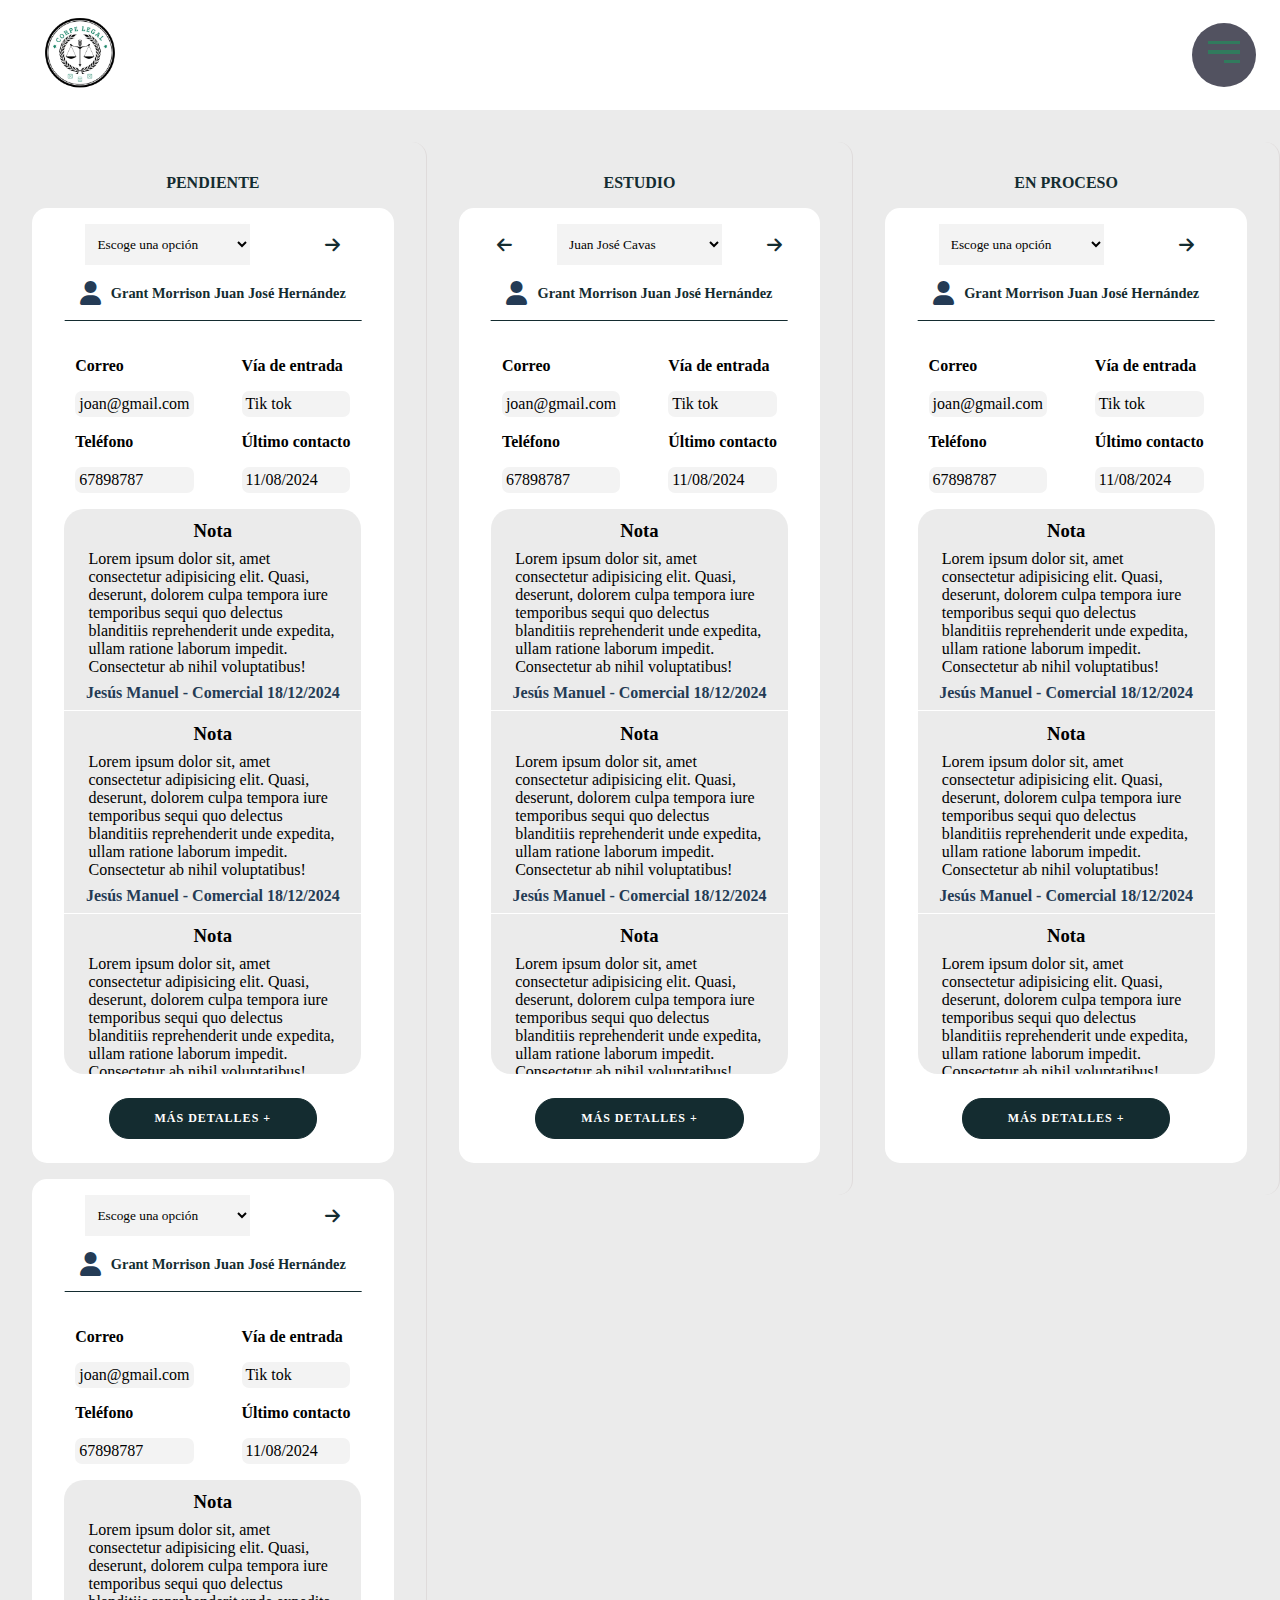
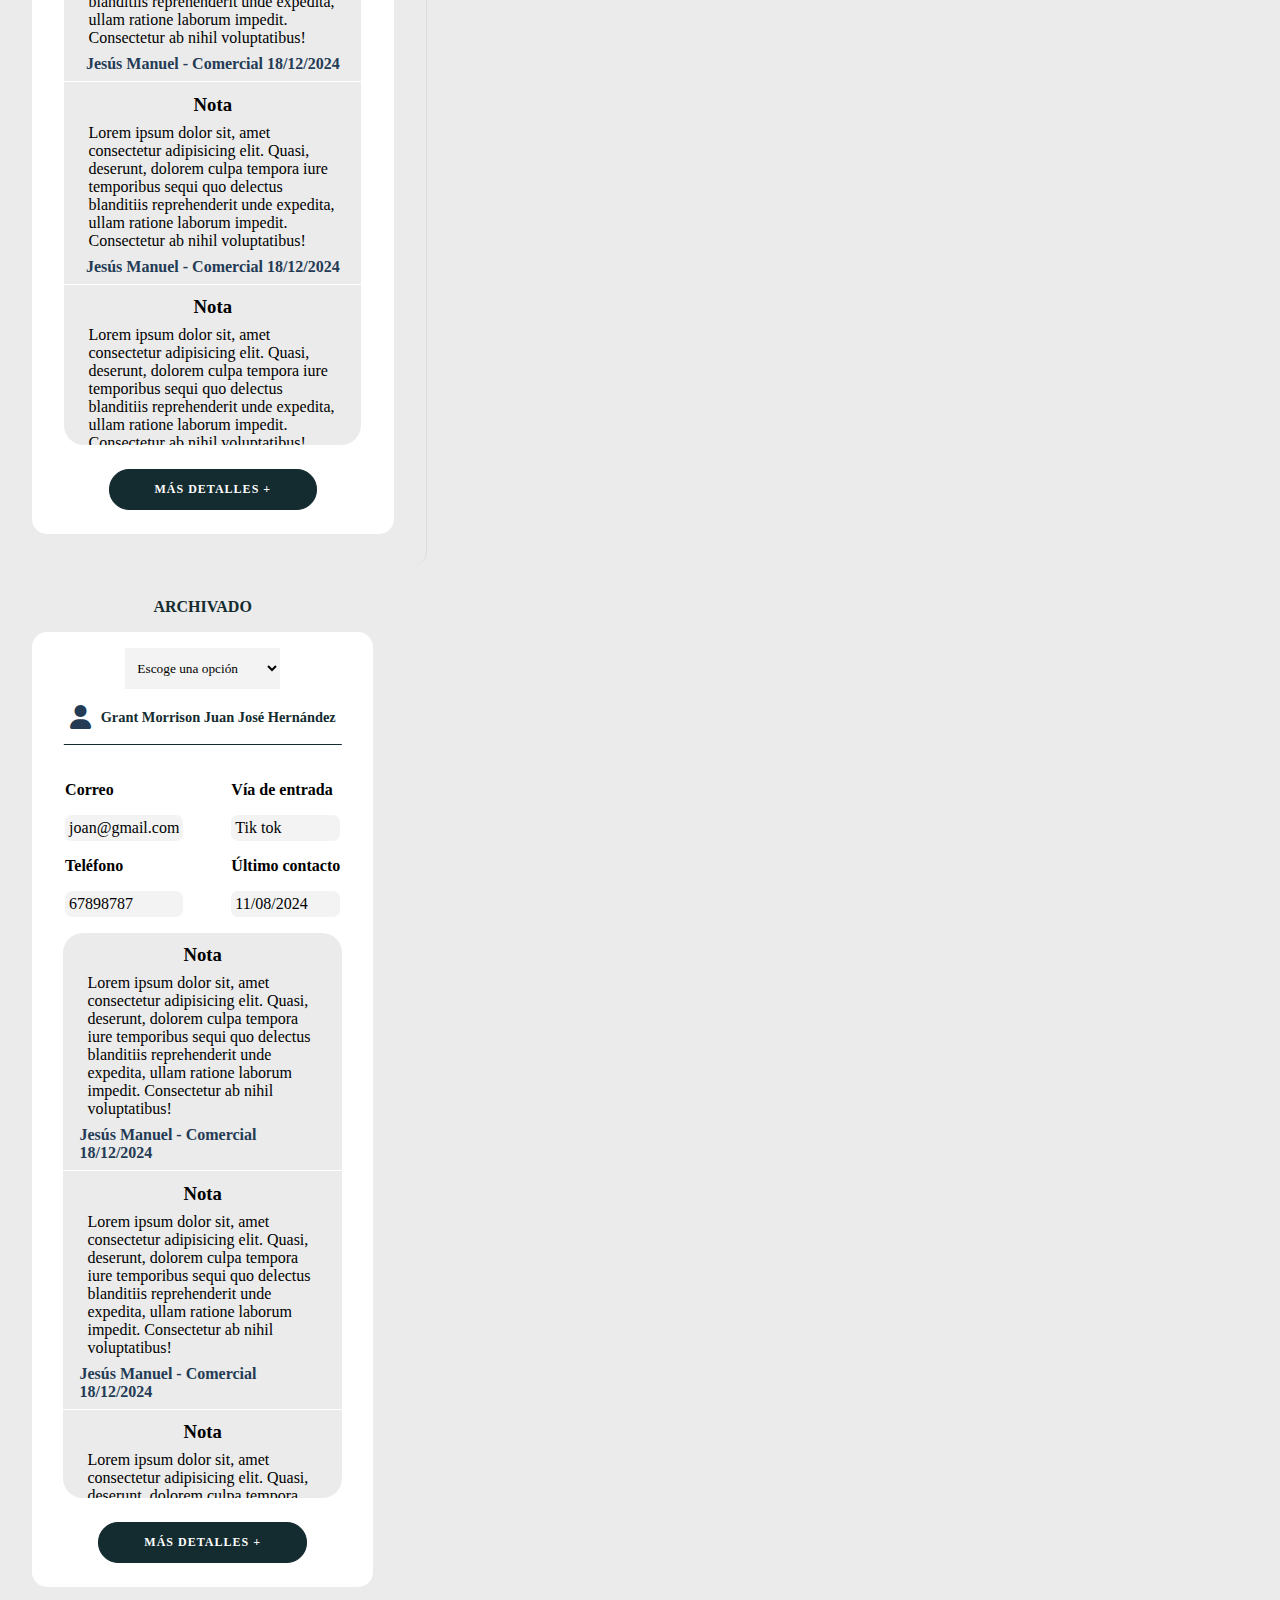
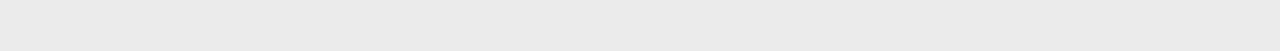
<file: index.html>
<!DOCTYPE html>
<html lang="en">

<head>
    <meta charset="UTF-8">
    <meta name="viewport" content="width=device-width, initial-scale=1.0">
    <title>Corpe Legal - CRM</title>
    <link rel="icon" href="assets/img/logo-corpe-legal.png" />
    
    <!-- Fuentes y estilos -->
    <link rel="stylesheet" href="assets/css/styles.css" />
    <link rel="stylesheet" href="assets/fonts/fontawesome-free-6.1.2-web/css/all.min.css" />
    <link rel="stylesheet" href="assets/fonts/playfair-display/" />
    <link rel="stylesheet" href="./assets/css/responsive.css" />

    <!-- Carga JS -->
    <script src="assets/js/including-menu.js"></script>
    <script src="assets/js/menu-mobile.js"></script>
    <script src="assets/js/navbar-fixed.js"></script>

</head>

<body>
    <!-- Menú navegación responsive -->
    <div class="menu-mobile">
    </div>

    <!-- Layout principal -->
    <div class="layout">
        <!-- Header con navegador -->
        <section class="layout__header">
        </section>

        <!-- Notificaciones de usuarios dependiendo de su estado (pendiente, en curso, reservado) -->
        <div class="layout__states">

            <section class="states__pendiente">

                <h3 class="states__title">PENDIENTE</h3>

                <article class="states__card">

                    <div class="card__header">
                        <select class="users__options" name="pendiente" id="pendiente">
                            <!-- Las opciones provienen de la BBDD -->
                            <option disabled selected value="" class="options__option">Escoge una opción
                            </option>
                        </select>
                        <i class="user-management__icon fa-solid fa-arrow-right"></i>
                    </div>

                    <section class="clientfile__title">
                        <i class="clientfile__icon fa-solid fa-user"></i>
                        <h2 class="card__username">Grant Morrison Juan José Hernández</h2>
                    </section>

                    <section class="clientfile__info">

                        <article class="info__left">
                            <p class="info__title">Correo</p>
                            <p class="info__text">joan@gmail.com</p>
                            <p class="info__title">Teléfono</p>
                            <p class="info__text">67898787</p>
                        </article>
    
                        <article class="info__right">
                            <p class="info__title">Vía de entrada</p>
                            <p class="info__text">Tik tok</p>
                            <p class="info__title">Último contacto</p>
                            <p class="info__text">11/08/2024</p>
                        </article>


                    </section>

                    <section class="clientfile__notes">
                        <div class="notes__notes-container">
                            <div class="notes__note">
                                <h3 class="note__title">Nota</h3>
                                <p class="note__text">Lorem ipsum dolor sit, amet consectetur adipisicing elit. Quasi, deserunt, dolorem culpa tempora iure temporibus sequi quo delectus blanditiis reprehenderit unde expedita, ullam ratione laborum impedit. Consectetur ab nihil voluptatibus!</p>
                                <p class="note__writter">Jesús Manuel - Comercial 18/12/2024</p>
                            </div>
    
                            <div class="notes__note">
                                <h3 class="note__title">Nota</h3>
                                <p class="note__text">Lorem ipsum dolor sit, amet consectetur adipisicing elit. Quasi, deserunt, dolorem culpa tempora iure temporibus sequi quo delectus blanditiis reprehenderit unde expedita, ullam ratione laborum impedit. Consectetur ab nihil voluptatibus!</p>
                                <p class="note__writter">Jesús Manuel - Comercial 18/12/2024</p>
                            </div>
    
                            <div class="notes__note">
                                <h3 class="note__title">Nota</h3>
                                <p class="note__text">Lorem ipsum dolor sit, amet consectetur adipisicing elit. Quasi, deserunt, dolorem culpa tempora iure temporibus sequi quo delectus blanditiis reprehenderit unde expedita, ullam ratione laborum impedit. Consectetur ab nihil voluptatibus!</p>
                                <p class="note__writter">Jesús Manuel - Comercial 18/12/2024</p>
                            </div>
                        </div>
                    </section>

                    <a style="cursor: pointer;" href="client_file.html" target="_blank">
                        <button class="overlay-panel__button">
                            Más detalles +
                        </button></a>
                </article>

                <article class="states__card">

                    <div class="card__header">
                        <select class="users__options" name="pendiente" id="pendiente">
                            <!-- Las opciones provienen de la BBDD -->
                            <option disabled selected value="" class="options__option">Escoge una opción
                            </option>
                        </select>
                        <i class="user-management__icon fa-solid fa-arrow-right"></i>
                    </div>

                    <section class="clientfile__title">
                        <i class="clientfile__icon fa-solid fa-user"></i>
                        <h2 class="card__username">Grant Morrison Juan José Hernández</h2>
                    </section>

                    <section class="clientfile__info">

                        <article class="info__left">
                            <p class="info__title">Correo</p>
                            <p class="info__text">joan@gmail.com</p>
                            <p class="info__title">Teléfono</p>
                            <p class="info__text">67898787</p>
                        </article>
    
                        <article class="info__right">
                            <p class="info__title">Vía de entrada</p>
                            <p class="info__text">Tik tok</p>
                            <p class="info__title">Último contacto</p>
                            <p class="info__text">11/08/2024</p>
                        </article>


                    </section>

                    <section class="clientfile__notes">
                        <div class="notes__notes-container">
                            <div class="notes__note">
                                <h3 class="note__title">Nota</h3>
                                <p class="note__text">Lorem ipsum dolor sit, amet consectetur adipisicing elit. Quasi, deserunt, dolorem culpa tempora iure temporibus sequi quo delectus blanditiis reprehenderit unde expedita, ullam ratione laborum impedit. Consectetur ab nihil voluptatibus!</p>
                                <p class="note__writter">Jesús Manuel - Comercial 18/12/2024</p>
                            </div>
    
                            <div class="notes__note">
                                <h3 class="note__title">Nota</h3>
                                <p class="note__text">Lorem ipsum dolor sit, amet consectetur adipisicing elit. Quasi, deserunt, dolorem culpa tempora iure temporibus sequi quo delectus blanditiis reprehenderit unde expedita, ullam ratione laborum impedit. Consectetur ab nihil voluptatibus!</p>
                                <p class="note__writter">Jesús Manuel - Comercial 18/12/2024</p>
                            </div>
    
                            <div class="notes__note">
                                <h3 class="note__title">Nota</h3>
                                <p class="note__text">Lorem ipsum dolor sit, amet consectetur adipisicing elit. Quasi, deserunt, dolorem culpa tempora iure temporibus sequi quo delectus blanditiis reprehenderit unde expedita, ullam ratione laborum impedit. Consectetur ab nihil voluptatibus!</p>
                                <p class="note__writter">Jesús Manuel - Comercial 18/12/2024</p>
                            </div>
                        </div>
                    </section>

                    <a style="cursor: pointer;" href="client_file.html" target="_blank">
                        <button class="overlay-panel__button">
                            Más detalles +
                        </button></a>
                </article>
            </section>

            <section class="states__estudio">

                <h3 class="states__title">ESTUDIO</h3>

                <article class="states__card">
                    <div class="card__header">
                        <i class="user-management__icon fa-solid fa-arrow-left"></i>
                        <select class="users__options" name="pendiente" id="pendiente">
                            <!-- Las opciones provienen de la BBDD -->
                            <option disabled selected value="" class="options__option">Juan José Cavas
                            </option>
                        </select>
                        <i class="user-management__icon fa-solid fa-arrow-right"></i>
                    </div>

                    <section class="clientfile__title">
                        <i class="clientfile__icon fa-solid fa-user"></i>
                        <h2 class="card__username">Grant Morrison Juan José Hernández</h2>
                    </section>

                    <section class="clientfile__info">

                        <article class="info__left">
                            <p class="info__title">Correo</p>
                            <p class="info__text">joan@gmail.com</p>
                            <p class="info__title">Teléfono</p>
                            <p class="info__text">67898787</p>
                        </article>
    
                        <article class="info__right">
                            <p class="info__title">Vía de entrada</p>
                            <p class="info__text">Tik tok</p>
                            <p class="info__title">Último contacto</p>
                            <p class="info__text">11/08/2024</p>
                        </article> 
                    </section>

                    <section class="clientfile__notes">
                        <div class="notes__notes-container">
                            <div class="notes__note">
                                <h3 class="note__title">Nota</h3>
                                <p class="note__text">Lorem ipsum dolor sit, amet consectetur adipisicing elit. Quasi, deserunt, dolorem culpa tempora iure temporibus sequi quo delectus blanditiis reprehenderit unde expedita, ullam ratione laborum impedit. Consectetur ab nihil voluptatibus!</p>
                                <p class="note__writter">Jesús Manuel - Comercial 18/12/2024</p>
                            </div>
    
                            <div class="notes__note">
                                <h3 class="note__title">Nota</h3>
                                <p class="note__text">Lorem ipsum dolor sit, amet consectetur adipisicing elit. Quasi, deserunt, dolorem culpa tempora iure temporibus sequi quo delectus blanditiis reprehenderit unde expedita, ullam ratione laborum impedit. Consectetur ab nihil voluptatibus!</p>
                                <p class="note__writter">Jesús Manuel - Comercial 18/12/2024</p>
                            </div>
    
                            <div class="notes__note">
                                <h3 class="note__title">Nota</h3>
                                <p class="note__text">Lorem ipsum dolor sit, amet consectetur adipisicing elit. Quasi, deserunt, dolorem culpa tempora iure temporibus sequi quo delectus blanditiis reprehenderit unde expedita, ullam ratione laborum impedit. Consectetur ab nihil voluptatibus!</p>
                                <p class="note__writter">Jesús Manuel - Comercial 18/12/2024</p>
                            </div>

                            <div class="notes__note">
                                <h3 class="note__title">Nota</h3>
                                <p class="note__text">Lorem ipsum dolor sit, amet consectetur adipisicing elit. Quasi, deserunt, dolorem culpa tempora iure temporibus sequi quo delectus blanditiis reprehenderit unde expedita, ullam ratione laborum impedit. Consectetur ab nihil voluptatibus!</p>
                                <p class="note__writter">Jesús Manuel - Comercial 18/12/2024</p>
                            </div>
                        </div>
                    </section>

                    <a style="cursor: pointer;" href="client_file.html" target="_blank">
                        <button class="overlay-panel__button">
                            Más detalles +
                        </button></a>
                </article>

            </section>

            <section class="states__en-proceso">

                <h3 class="states__title">EN PROCESO</h3>

                <article class="states__card">
                    <div class="card__header">
                        <select class="users__options" name="pendiente" id="pendiente">
                            <!-- Las opciones provienen de la BBDD -->
                            <option disabled selected value="" class="options__option">Escoge una opción
                            </option>
                        </select>
                        <i class="user-management__icon fa-solid fa-arrow-right"></i>
                    </div>

                    <section class="clientfile__title">
                        <i class="clientfile__icon fa-solid fa-user"></i>
                        <h2 class="card__username">Grant Morrison Juan José Hernández</h2>
                    </section>

                    <section class="clientfile__info">

                        <article class="info__left">
                            <p class="info__title">Correo</p>
                            <p class="info__text">joan@gmail.com</p>
                            <p class="info__title">Teléfono</p>
                            <p class="info__text">67898787</p>
                        </article>
    
                        <article class="info__right">
                            <p class="info__title">Vía de entrada</p>
                            <p class="info__text">Tik tok</p>
                            <p class="info__title">Último contacto</p>
                            <p class="info__text">11/08/2024</p>
                        </article> 
                    </section>

                    <section class="clientfile__notes">
                        <div class="notes__notes-container">
                            <div class="notes__note">
                                <h3 class="note__title">Nota</h3>
                                <p class="note__text">Lorem ipsum dolor sit, amet consectetur adipisicing elit. Quasi, deserunt, dolorem culpa tempora iure temporibus sequi quo delectus blanditiis reprehenderit unde expedita, ullam ratione laborum impedit. Consectetur ab nihil voluptatibus!</p>
                                <p class="note__writter">Jesús Manuel - Comercial 18/12/2024</p>
                            </div>
    
                            <div class="notes__note">
                                <h3 class="note__title">Nota</h3>
                                <p class="note__text">Lorem ipsum dolor sit, amet consectetur adipisicing elit. Quasi, deserunt, dolorem culpa tempora iure temporibus sequi quo delectus blanditiis reprehenderit unde expedita, ullam ratione laborum impedit. Consectetur ab nihil voluptatibus!</p>
                                <p class="note__writter">Jesús Manuel - Comercial 18/12/2024</p>
                            </div>
    
                            <div class="notes__note">
                                <h3 class="note__title">Nota</h3>
                                <p class="note__text">Lorem ipsum dolor sit, amet consectetur adipisicing elit. Quasi, deserunt, dolorem culpa tempora iure temporibus sequi quo delectus blanditiis reprehenderit unde expedita, ullam ratione laborum impedit. Consectetur ab nihil voluptatibus!</p>
                                <p class="note__writter">Jesús Manuel - Comercial 18/12/2024</p>
                            </div>
                        </div>
                    </section>

                    <a style="cursor: pointer;" href="client_file.html" target="_blank">
                        <button class="overlay-panel__button">
                            Más detalles +
                        </button></a>
                </article>
            </section>

            <section class="states__archivado">

                <h3 class="states__title">ARCHIVADO</h3>

                <article class="states__card">
                    <select class="users__options" name="pendiente" id="reserva">
                        <!-- Las opciones provienen de la BBDD -->
                        <option disabled selected value="" class="options__option options-option-en-curso">
                            Escoge una opción
                        </option>
                    </select>

                    <section class="clientfile__title">
                        <i class="clientfile__icon fa-solid fa-user"></i>
                        <h2 class="card__username">Grant Morrison Juan José Hernández</h2>
                    </section>

                    <section class="clientfile__info">

                        <article class="info__left">
                            <p class="info__title">Correo</p>
                            <p class="info__text">joan@gmail.com</p>
                            <p class="info__title">Teléfono</p>
                            <p class="info__text">67898787</p>
                        </article>
    
                        <article class="info__right">
                            <p class="info__title">Vía de entrada</p>
                            <p class="info__text">Tik tok</p>
                            <p class="info__title">Último contacto</p>
                            <p class="info__text">11/08/2024</p>
                        </article> 
                    </section>

                    <section class="clientfile__notes">
                        <div class="notes__notes-container">
                            <div class="notes__note">
                                <h3 class="note__title">Nota</h3>
                                <p class="note__text">Lorem ipsum dolor sit, amet consectetur adipisicing elit. Quasi, deserunt, dolorem culpa tempora iure temporibus sequi quo delectus blanditiis reprehenderit unde expedita, ullam ratione laborum impedit. Consectetur ab nihil voluptatibus!</p>
                                <p class="note__writter">Jesús Manuel - Comercial 18/12/2024</p>
                            </div>
    
                            <div class="notes__note">
                                <h3 class="note__title">Nota</h3>
                                <p class="note__text">Lorem ipsum dolor sit, amet consectetur adipisicing elit. Quasi, deserunt, dolorem culpa tempora iure temporibus sequi quo delectus blanditiis reprehenderit unde expedita, ullam ratione laborum impedit. Consectetur ab nihil voluptatibus!</p>
                                <p class="note__writter">Jesús Manuel - Comercial 18/12/2024</p>
                            </div>
    
                            <div class="notes__note">
                                <h3 class="note__title">Nota</h3>
                                <p class="note__text">Lorem ipsum dolor sit, amet consectetur adipisicing elit. Quasi, deserunt, dolorem culpa tempora iure temporibus sequi quo delectus blanditiis reprehenderit unde expedita, ullam ratione laborum impedit. Consectetur ab nihil voluptatibus!</p>
                                <p class="note__writter">Jesús Manuel - Comercial 18/12/2024</p>
                            </div>
                        </div>
                    </section>

                    <a style="cursor: pointer;" href="client_file.html" target="_blank">
                        <button class="overlay-panel__button">
                            Más detalles +
                        </button></a>
                </article>
            </section>


        </div>

    </div>
</body>

</html>
</file>
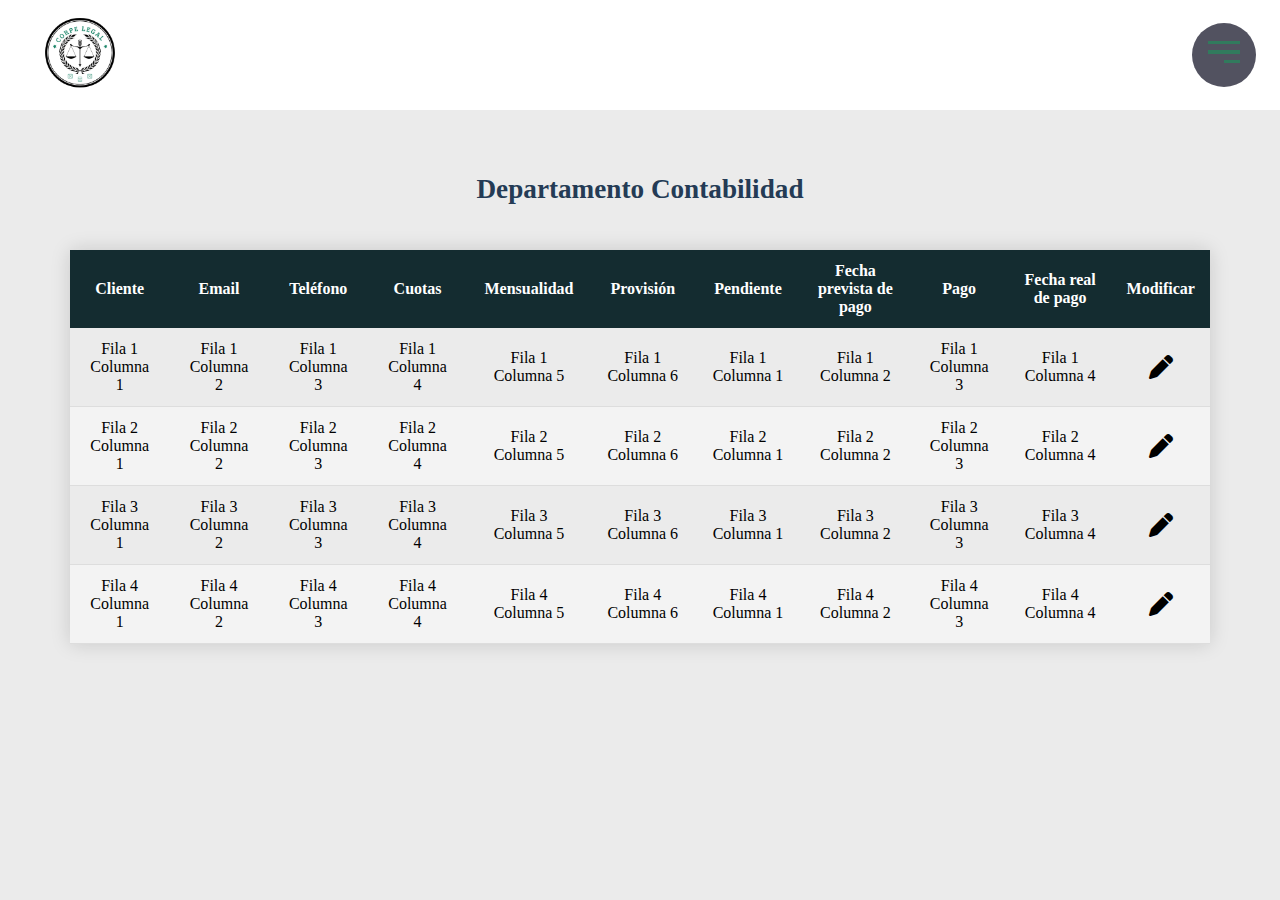
<file: accounting.html>
<!DOCTYPE html>
<html lang="en">

<head>
    <meta charset="UTF-8">
    <meta name="viewport" content="width=device-width, initial-scale=1.0">
    <title>Contabilidad</title>
    <link rel="icon" href="assets/img/logo-corpe-legal.png" />
    <!-- Fuentes y estilos -->
    <link rel="stylesheet" href="assets/css/styles.css" />
    <link rel="stylesheet" href="assets/fonts/fontawesome-free-6.1.2-web/css/all.min.css" />
    <link rel="stylesheet" href="assets/fonts/playfair-display/" />
    <link rel="stylesheet" href="./assets/css/responsive.css" />

    <!-- Carga JS -->
    <script src="assets/js/including-menu.js"></script>
    <script src="assets/js/menu-mobile.js"></script>
    <script src="assets/js/navbar-fixed.js"></script>
    <script src="assets/js/modal.js"></script>

</head>

<body>
        <!-- Menú navegación responsive -->
        <div class="menu-mobile">
        </div>
        
    <div class="layout">

        <!-- Header con navegador -->
        <section class="layout__header">
        </section>

        <section class="layout__accounting">

            <h3 class="accounting__title">Departamento Contabilidad</h3>

            <div class="responsive__table">
                <table class="accounting__table">
                    <thead>
                        <tr>
                            <th>Cliente</th>
                            <th>Email</th>
                            <th>Teléfono</th>
                            <th>Cuotas</th>
                            <th>Mensualidad</th>
                            <th>Provisión</th>
                            <th>Pendiente</th>
                            <th>Fecha prevista de pago</th>
                            <th>Pago</th>
                            <th>Fecha real de pago</th>
                            <th>Modificar</th>
                        </tr>
                    </thead>
                    <tbody>
                        <tr>
                            <td>Fila 1 Columna 1</td>
                            <td>Fila 1 Columna 2</td>
                            <td>Fila 1 Columna 3</td>
                            <td>Fila 1 Columna 4</td>
                            <td>Fila 1 Columna 5</td>
                            <td>Fila 1 Columna 6</td>
                            <td>Fila 1 Columna 1</td>
                            <td>Fila 1 Columna 2</td>
                            <td>Fila 1 Columna 3</td>
                            <td>Fila 1 Columna 4</td>
                            <td><i onclick="openModal(4)" class="clientfile__icon fa-solid fa-pen"></i></td>

                        </tr>
                        <tr>
                            <td>Fila 2 Columna 1</td>
                            <td>Fila 2 Columna 2</td>
                            <td>Fila 2 Columna 3</td>
                            <td>Fila 2 Columna 4</td>
                            <td>Fila 2 Columna 5</td>
                            <td>Fila 2 Columna 6</td>
                            <td>Fila 2 Columna 1</td>
                            <td>Fila 2 Columna 2</td>
                            <td>Fila 2 Columna 3</td>
                            <td>Fila 2 Columna 4</td>
                            <td><i onclick="openModal(4)" class="clientfile__icon fa-solid fa-pen"></i></td>

                        </tr>
                        <tr>
                            <td>Fila 3 Columna 1</td>
                            <td>Fila 3 Columna 2</td>
                            <td>Fila 3 Columna 3</td>
                            <td>Fila 3 Columna 4</td>
                            <td>Fila 3 Columna 5</td>
                            <td>Fila 3 Columna 6</td>
                            <td>Fila 3 Columna 1</td>
                            <td>Fila 3 Columna 2</td>
                            <td>Fila 3 Columna 3</td>
                            <td>Fila 3 Columna 4</td>
                            <td><i onclick="openModal(4)" class="clientfile__icon fa-solid fa-pen"></i></td>

                        </tr>
                        <tr>
                            <td>Fila 4 Columna 1</td>
                            <td>Fila 4 Columna 2</td>
                            <td>Fila 4 Columna 3</td>
                            <td>Fila 4 Columna 4</td>
                            <td>Fila 4 Columna 5</td>
                            <td>Fila 4 Columna 6</td>
                            <td>Fila 4 Columna 1</td>
                            <td>Fila 4 Columna 2</td>
                            <td>Fila 4 Columna 3</td>
                            <td>Fila 4 Columna 4</td>
                            <td><i onclick="openModal(4)" class="clientfile__icon fa-solid fa-pen"></i></td>
                        </tr>
                    </tbody>
                </table>
            </div>

        </section>

        <!-- Formulario que comprende el resto de elementos del caso -->
        <div class="accounting__form">
            <i onclick="closeModal(4)" class="accounting__xicon fa-solid fa-x"></i>
            <form class="accounting__form-to-send" action="#">
                <h1 class="cases__title">Ana Locking</h1>
                <div class="form__accounting-infield">
                    <input class="form__accounting-input" type="email" placeholder="Cliente" name="email" />
                    <label class="form__accounting-label"></label>
                </div>
                <div class="form__accounting-infield">
                    <input class="form__accounting-input" type="email" placeholder="Email" name="email" />
                    <label class="form__accounting-label"></label>
                </div>
                <div class="form__accounting-infield">
                    <input class="form__accounting-input" type="email" placeholder="Teléfono" name="email" />
                    <label class="form__accounting-label"></label>
                </div>
                <div class="form__accounting-infield">
                    <input class="form__accounting-input" type="email" placeholder="Cuotas" name="email" />
                    <label class="form__accounting-label"></label>
                </div>
                <div class="form__accounting-infield">
                    <input class="form__accounting-input" type="email" placeholder="Mensualidad" name="email" />
                    <label class="form__accounting-label"></label>
                </div>
                <div class="form__accounting-infield">
                    <input class="form__accounting-input" type="email" placeholder="Provisión" name="email" />
                    <label class="form__accounting-label"></label>
                </div>
                <div class="form__accounting-infield">
                    <input class="form__accounting-input" type="email" placeholder="Pendiente" name="email" />
                    <label class="form__accounting-label"></label>
                </div>
                <div class="form__accounting-infield">
                    <input class="form__accounting-input" type="date" placeholder="Fecha prevista de pago" name="email" />
                    <label class="form__accounting-label"></label>
                </div>
                <div class="form__accounting-infield">
                    <input class="form__accounting-input" type="email" placeholder="Pago" name="email" />
                    <label class="form__accounting-label"></label>
                </div>
                <div class="form__accounting-infield">
                    <input class="form__accounting-input" type="date" placeholder="Fecha real de pago" name="email" />
                    <label class="form__accounting-label"></label>
                </div>

                <button class="form__accounting-button">Enviar</button>
            </form>
        </div>

        <!-- Footer que contiene ??? -->
        <footer class="layout__footer" style="display: flex; align-items: center; justify-content: center;">
        </footer>
    </div>

</body>

</html>
</file>
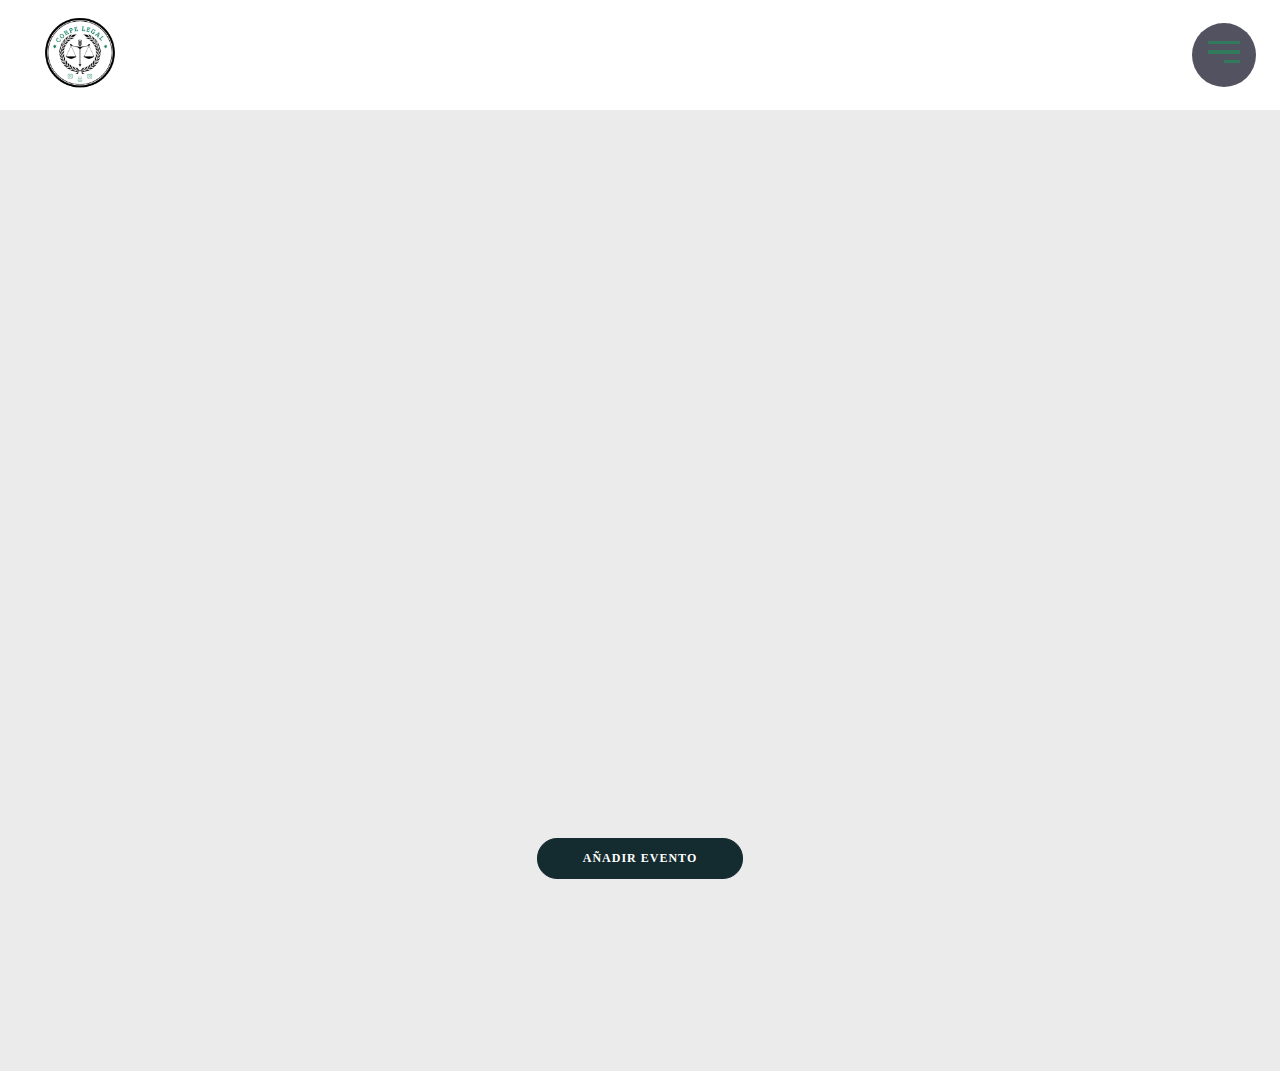
<file: calendar.html>
<!DOCTYPE html>
<html lang="en">

<head>
    <meta charset="UTF-8">
    <meta name="viewport" content="width=device-width, initial-scale=1.0">
    <title>Calendario</title>
    <link rel="icon" href="assets/img/logo-corpe-legal.png" />
    <!-- Fuentes y estilos -->
    <link rel="stylesheet" href="assets/css/styles.css" />
    <link rel="stylesheet" href="assets/fonts/fontawesome-free-6.1.2-web/css/all.min.css" />
    <link rel="stylesheet" href="assets/fonts/playfair-display/" />
    <link rel="stylesheet" href="./assets/css/responsive.css" />

    <!-- Carga JS -->
    <script src="assets/js/including-menu.js"></script>
    <script src="assets/js/menu-mobile.js"></script>
    <script src="assets/js/navbar-fixed.js"></script>

    <!-- API Calendario Google -->
    <script src="https://apis.google.com/js/api.js"></script>

    <script src="https://accounts.google.com/gsi/client" async defer></script>
    <script src="https://apis.google.com/js/api.js"></script> 



</head>

<body>

    <!-- Menú navegación responsive -->
    <div class="menu-mobile">
    </div>
    <div class="layout">

        <!-- Header con navegador -->
        <section class="layout__header">
        </section>

        <!-- Notificaciones de usuarios dependiendo de su estado (pendiente, en curso, reservado) -->
        <section class="layout__calendar">
            <iframe class="calendar__container" frameborder="0"
                src="https://calendar.google.com/calendar/embed?height=600&wkst=2&ctz=UTC&hl=es&src=Z2FicmllbGRpZXRpc3RhQGdtYWlsLmNvbQ&src=YWRkcmVzc2Jvb2sjY29udGFjdHNAZ3JvdXAudi5jYWxlbmRhci5nb29nbGUuY29t&src=ZXMuc3BhaW4jaG9saWRheUBncm91cC52LmNhbGVuZGFyLmdvb2dsZS5jb20&color=%23039BE5&color=%2333B679&color=%230B8043">
            </iframe>

            <a style="cursor: pointer;"
                href="https://calendar.google.com/calendar/u/0/r/eventedit?dates=20241031/20241031&text=Reunión&details=Revisión+de+proyecto&location=Oficina"
                target="_blank">
                <button class="overlay-panel__button">
                    Añadir Evento
                </button></a>
        </section>

        <!-- Footer que contiene ??? -->
        <footer class="layout__footer" style="padding: 4rem;">

            <script>
                let auth2;

                function initClient() {
                    gapi.load('client:auth2', () => {
                        gapi.client.init({
                            apiKey: 'TU_API_KEY',
                            clientId: 'TU_CLIENT_ID',
                            discoveryDocs: ["https://www.googleapis.com/discovery/v1/apis/calendar/v3/rest"],
                            scope: "https://www.googleapis.com/auth/calendar.readonly"
                        }).then(() => {
                            auth2 = gapi.auth2.getAuthInstance();
                        });
                    });
                }

                function signIn() {
                    auth2.signIn().then(user => {
                        const profile = user.getBasicProfile();
                        const token = user.getAuthResponse().access_token;
                        console.log(`Usuario autenticado: ${profile.getName()}`);
                        loadCalendars(token);
                    });
                }

                function signOut() {
                    auth2.signOut();
                }

                function loadCalendars(token) {
                    gapi.client.setToken({ access_token: token });

                    gapi.client.calendar.calendarList.list().then(response => {
                        const calendars = response.result.items;
                        calendars.forEach(calendar => {
                            console.log(`Calendario: ${calendar.summary}`);
                            // Aquí puedes mostrar los eventos del calendario
                            loadEvents(calendar.id);
                        });
                    });
                }

                function loadEvents(calendarId) {
                    gapi.client.calendar.events.list({
                        calendarId: calendarId,
                        timeMin: new Date().toISOString(),
                        showDeleted: false,
                        singleEvents: true,
                        orderBy: 'startTime'
                    }).then(response => {
                        const events = response.result.items;
                        console.log(`Eventos para ${calendarId}:`, events);
                        // Renderiza los eventos en tu aplicación
                    });
                }


            </script>
        </footer>

    </div>

</body>

</html>
</file>
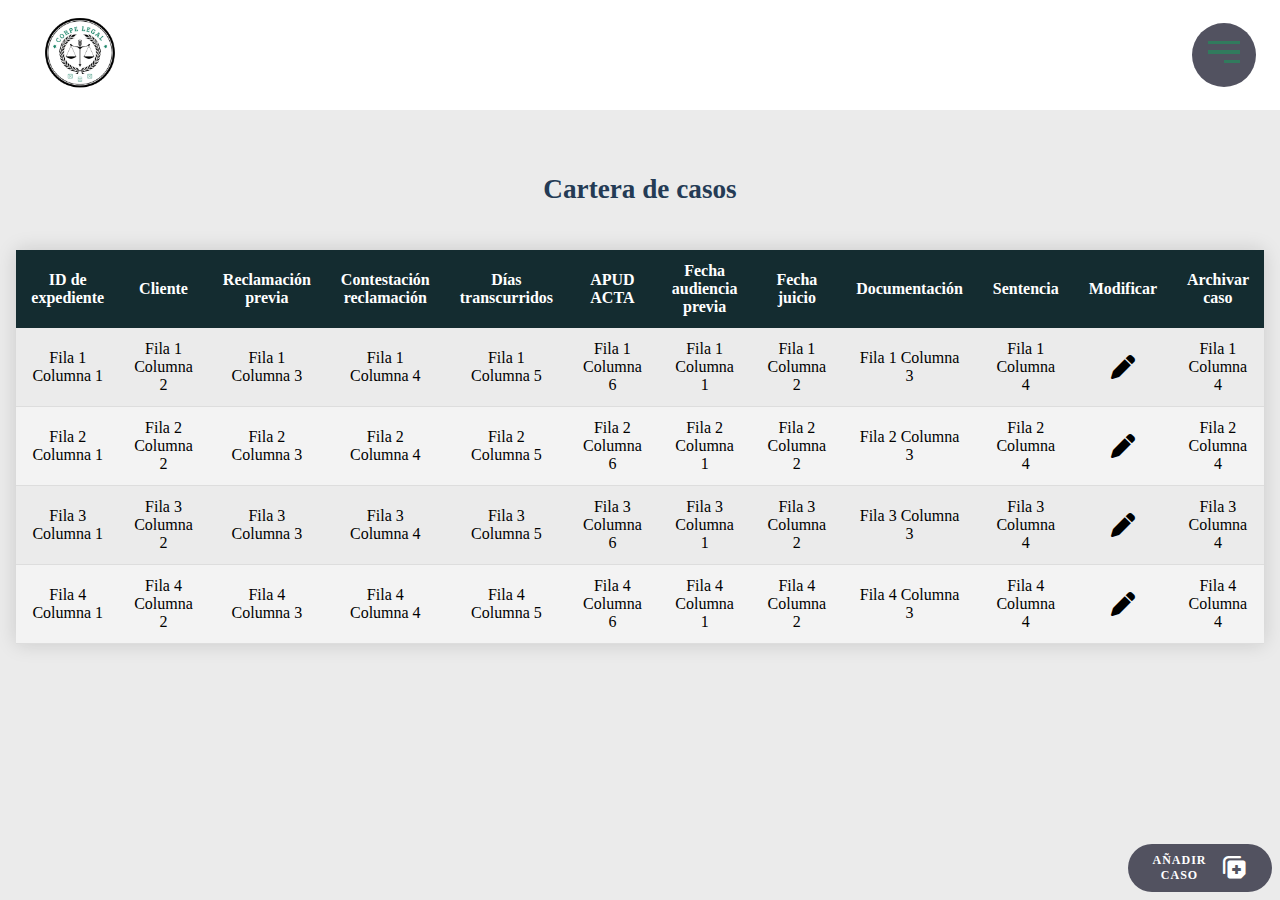
<file: cases.html>
<!DOCTYPE html>
<html lang="en">

<head>
    <meta charset="UTF-8">
    <meta name="viewport" content="width=device-width, initial-scale=1.0">
    <title>Cartera de Casos</title>
    <link rel="icon" href="assets/img/logo-corpe-legal.png" />
    <!-- Fuentes y estilos -->
    <link rel="stylesheet" href="assets/css/styles.css" />
    <link rel="stylesheet" href="assets/fonts/fontawesome-free-6.1.2-web/css/all.min.css" />
    <link rel="stylesheet" href="assets/fonts/playfair-display/" />
    <link rel="stylesheet" href="./assets/css/responsive.css" />

    <!-- Carga JS -->
    <script src="assets/js/including-menu.js"></script>
    <script src="assets/js/menu-mobile.js"></script>
    <script src="assets/js/navbar-fixed.js"></script>
    <script src="assets/js/modal.js"></script>
</head>

<body>
    <!-- Menú navegación responsive -->
    <div class="menu-mobile">
    </div>
    <div class="layout">

        <!-- Header con navegador -->
        <section class="layout__header">
        </section>

        <section class="layout__cases">

            <h3 class="cases__title">Cartera de casos</h3>

            <div class="responsive__table">
                <table class="cases__table">
                    <thead>
                        <tr>
                            <th>ID de expediente</th>
                            <th>Cliente</th>
                            <th>Reclamación previa</th>
                            <th>Contestación reclamación</th>
                            <th>Días transcurridos</th>
                            <th>APUD ACTA</th>
                            <th>Fecha audiencia previa</th>
                            <th>Fecha juicio</th>
                            <th>Documentación</th>
                            <th>Sentencia</th>
                            <th>Modificar</th>
                            <th>Archivar caso</th>
                        </tr>
                    </thead>
                    <tbody>
                        <tr>
                            <td>Fila 1 Columna 1</td>
                            <td>Fila 1 Columna 2</td>
                            <td>Fila 1 Columna 3</td>
                            <td>Fila 1 Columna 4</td>
                            <td>Fila 1 Columna 5</td>
                            <td>Fila 1 Columna 6</td>
                            <td>Fila 1 Columna 1</td>
                            <td>Fila 1 Columna 2</td>
                            <td>Fila 1 Columna 3</td>
                            <td>Fila 1 Columna 4</td>
                            <td><i onclick="openModal(1)" class="clientfile__icon fa-solid fa-pen"></i></td>
                            <td>Fila 1 Columna 4</td>
                        </tr>
                        <tr>
                            <td>Fila 2 Columna 1</td>
                            <td>Fila 2 Columna 2</td>
                            <td>Fila 2 Columna 3</td>
                            <td>Fila 2 Columna 4</td>
                            <td>Fila 2 Columna 5</td>
                            <td>Fila 2 Columna 6</td>
                            <td>Fila 2 Columna 1</td>
                            <td>Fila 2 Columna 2</td>
                            <td>Fila 2 Columna 3</td>
                            <td>Fila 2 Columna 4</td>
                            <td><i onclick="openModal(1)" class="clientfile__icon fa-solid fa-pen"></i></td>
                            <td>Fila 2 Columna 4</td>
                        </tr>
                        <tr>
                            <td>Fila 3 Columna 1</td>
                            <td>Fila 3 Columna 2</td>
                            <td>Fila 3 Columna 3</td>
                            <td>Fila 3 Columna 4</td>
                            <td>Fila 3 Columna 5</td>
                            <td>Fila 3 Columna 6</td>
                            <td>Fila 3 Columna 1</td>
                            <td>Fila 3 Columna 2</td>
                            <td>Fila 3 Columna 3</td>
                            <td>Fila 3 Columna 4</td>
                            <td><i onclick="openModal(1)" class="clientfile__icon fa-solid fa-pen"></i></td>
                            <td>Fila 3 Columna 4</td>
                        </tr>
                        <tr>
                            <td>Fila 4 Columna 1</td>
                            <td>Fila 4 Columna 2</td>
                            <td>Fila 4 Columna 3</td>
                            <td>Fila 4 Columna 4</td>
                            <td>Fila 4 Columna 5</td>
                            <td>Fila 4 Columna 6</td>
                            <td>Fila 4 Columna 1</td>
                            <td>Fila 4 Columna 2</td>
                            <td>Fila 4 Columna 3</td>
                            <td>Fila 4 Columna 4</td>
                            <td><i onclick="openModal(1)" class="clientfile__icon fa-solid fa-pen"></i></td>
                            <td>Fila 4 Columna 4</td>
                        </tr>
                    </tbody>
                </table>

                <button onclick="openModal(1)" class="cases__modify-button">
                    Añadir caso <i class="clientfile__icon fa-solid fa-notes-medical"></i>
                </button>
            </div>


            <div class="cases__form">
                <i onclick="closeModal(1)" class="cases__xicon fa-solid fa-x"></i>
                <form class="cases__form-to-send" action="#">
                    <h1 class="cases__title">Expediente</h1>
                    <div class="form__cases-infield">
                        <input class="form__cases-input" type="email" placeholder="ID del caso" name="email" />
                        <label class="form__cases-label"></label>
                    </div>
                    <div class="form__cases-infield">
                        <input class="form__cases-input" type="email" placeholder="Cliente" name="email" />
                        <label class="form__cases-label"></label>
                    </div>
                    <div class="form__cases-infield">
                        <input class="form__cases-input" type="email" placeholder="Reclamación previa" name="email" />
                        <label class="form__cases-label"></label>
                    </div>
                    <div class="form__cases-infield">
                        <input class="form__cases-input" type="email" placeholder="Contestación reclamación"
                            name="email" />
                        <label class="form__cases-label"></label>
                    </div>
                    <div class="form__cases-infield">
                        <input class="form__cases-input" type="email" placeholder="Días transcurridos" name="email" />
                        <label class="form__cases-label"></label>
                    </div>
                    <div class="form__cases-infield">
                        <input class="form__cases-input" type="email" placeholder="APUD ACTA" name="email" />
                        <label class="form__cases-label"></label>
                    </div>
                    <div class="form__cases-infield">
                        <input class="form__cases-input" type="email" placeholder="Fecha audiencia previa"
                            name="email" />
                        <label class="form__cases-label"></label>
                    </div>
                    <div class="form__cases-infield">
                        <input class="form__cases-input" type="email" placeholder="Fecha juicio" name="email" />
                        <label class="form__cases-label"></label>
                    </div>
                    <div class="form__cases-infield">
                        <input class="form__cases-input" type="email" placeholder="Sentencia" name="email" />
                        <label class="form__cases-label"></label>
                    </div>

                    <button class="form__cases-button">Añadir</button>
                </form>
            </div>

            <script>
                // URL base de la API
                const baseUrl = "http://192.168.1.1:8080/Corpe_Legal-1.0-SNAPSHOT/api/usuario/1";

                // Llamada GET
                fetch(baseUrl)
                    .then(response => {
                        if (!response.ok) {
                            throw new Error(`Error en la solicitud: ${response.statusText}`);
                        }
                        return response.json(); // O `response.text()` si el contenido no es JSON
                    })
                    .then(data => {
                        console.log("Datos obtenidos:", data);
                    })
                    .catch(error => {
                        console.error("Error:", error);
                    });

            </script>

        </section>

        <!-- Footer que contiene ??? -->
        <footer class="layout__footer" style="display: flex; align-items: center; justify-content: center;">
        </footer>
    </div>

</body>

</html>
</file>
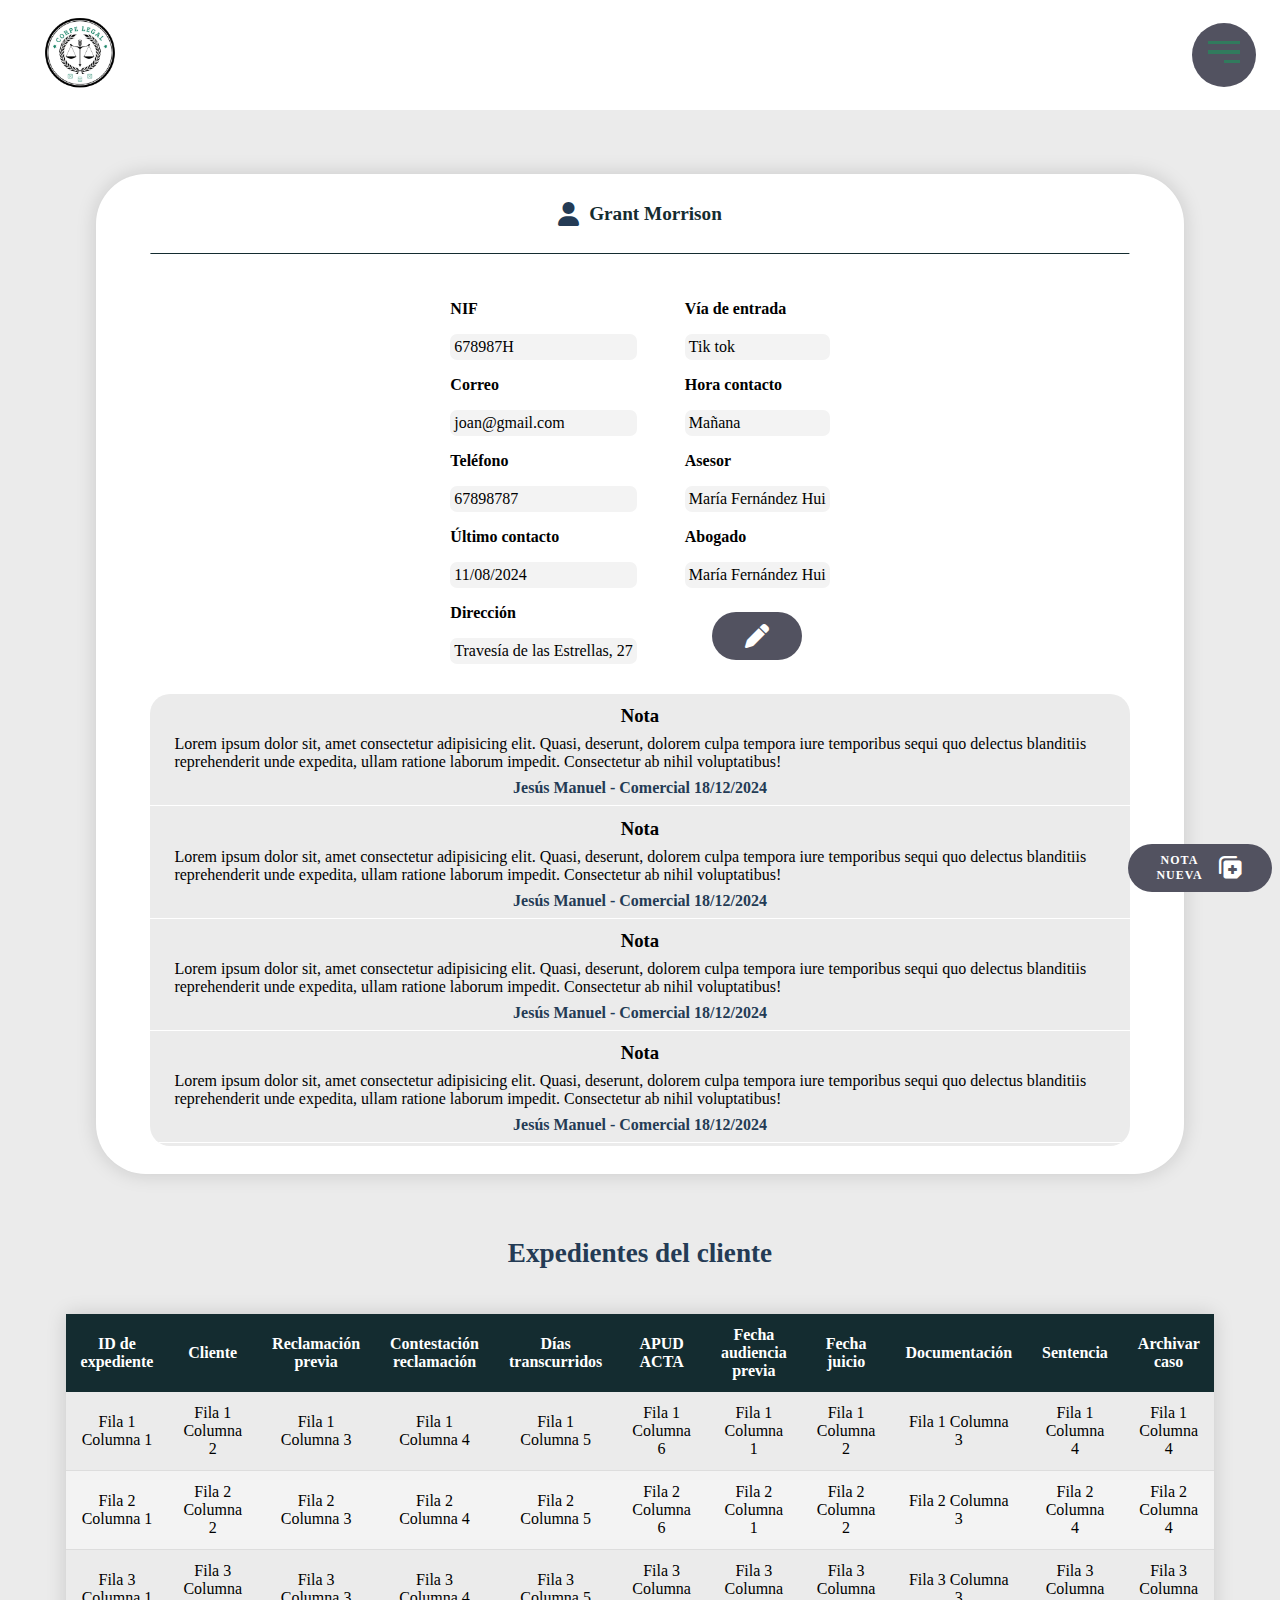
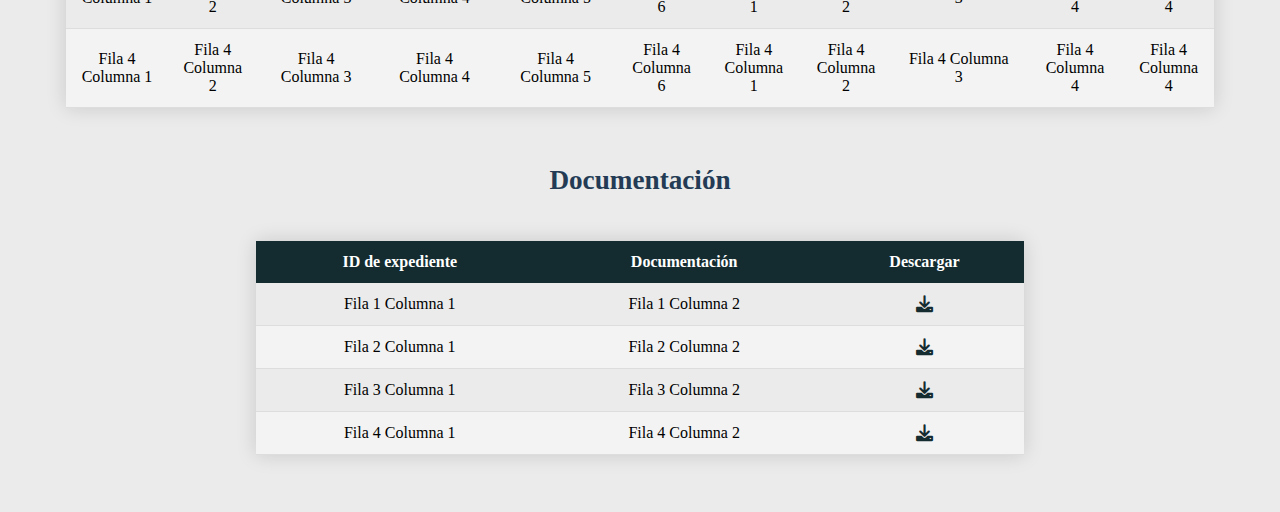
<file: client_file.html>
<!DOCTYPE html>
<html lang="en">

<head>
    <meta charset="UTF-8">
    <meta name="viewport" content="width=device-width, initial-scale=1.0">
    <title>Cartera de Casos</title>
    <link rel="icon" href="assets/img/logo-corpe-legal.png" />
    <!-- Fuentes y estilos -->
    <link rel="stylesheet" href="assets/css/styles.css" />
    <link rel="stylesheet" href="assets/fonts/fontawesome-free-6.1.2-web/css/all.min.css" />
    <link rel="stylesheet" href="assets/fonts/playfair-display/" />
    <link rel="stylesheet" href="./assets/css/responsive.css" />

    <!-- Carga JS -->
    <script src="assets/js/including-menu.js"></script>
    <script src="assets/js/menu-mobile.js"></script>
    <script src="assets/js/navbar-fixed.js"></script>
    <script src="assets/js/modal.js"></script>

</head>

<body>
    <!-- Menú navegación responsive -->
    <div class="menu-mobile">
    </div>
    <div class="layout">

        <!-- Header con navegador -->
        <section class="layout__header">
        </section>

        <section class="layout__clientfile">
            <article class="clientfile__container">
                <section class="clientfile__title">
                    <i class="clientfile__icon fa-solid fa-user"></i>
                    <h2 class="clientfile__username">Grant Morrison</h2>
                </section>
                <section class="clientfile__info">

                    <article class="info__left">
                        <p class="info__title">NIF</p>
                        <p class="info__text">678987H</p>
                        <p class="info__title">Correo</p>
                        <p class="info__text">joan@gmail.com</p>
                        <p class="info__title">Teléfono</p>
                        <p class="info__text">67898787</p>
                        <p class="info__title">Último contacto</p>
                        <p class="info__text">11/08/2024</p>
                        <p class="info__title">Dirección</p>
                        <p class="info__text">Travesía de las Estrellas, 27</p>
                    </article>

                    <article class="info__right">
                        <p class="info__title">Vía de entrada</p>
                        <p class="info__text">Tik tok</p>
                        <p class="info__title">Hora contacto</p>
                        <p class="info__text">Mañana</p>
                        <p class="info__title">Asesor</p>
                        <p class="info__text">María Fernández Hui</p>
                        <p class="info__title">Abogado</p>
                        <p class="info__text">María Fernández Hui</p>

                        <button onclick="openModal(2)" class="info__modify-button">
                            <i class="clientfile__icon fa-solid fa-pen"></i>
                        </button>

                    </article>

                </section>
                <section class="clientfile__notes">
                    <div class="notes__notes-container">
                        <div class="notes__note">
                            <h3 class="note__title">Nota</h3>
                            <p class="note__text">Lorem ipsum dolor sit, amet consectetur adipisicing elit. Quasi,
                                deserunt, dolorem culpa tempora iure temporibus sequi quo delectus blanditiis
                                reprehenderit unde expedita, ullam ratione laborum impedit. Consectetur ab nihil
                                voluptatibus!</p>
                            <p class="note__writter">Jesús Manuel - Comercial 18/12/2024</p>
                        </div>

                        <div class="notes__note">
                            <h3 class="note__title">Nota</h3>
                            <p class="note__text">Lorem ipsum dolor sit, amet consectetur adipisicing elit. Quasi,
                                deserunt, dolorem culpa tempora iure temporibus sequi quo delectus blanditiis
                                reprehenderit unde expedita, ullam ratione laborum impedit. Consectetur ab nihil
                                voluptatibus!</p>
                            <p class="note__writter">Jesús Manuel - Comercial 18/12/2024</p>
                        </div>

                        <div class="notes__note">
                            <h3 class="note__title">Nota</h3>
                            <p class="note__text">Lorem ipsum dolor sit, amet consectetur adipisicing elit. Quasi,
                                deserunt, dolorem culpa tempora iure temporibus sequi quo delectus blanditiis
                                reprehenderit unde expedita, ullam ratione laborum impedit. Consectetur ab nihil
                                voluptatibus!</p>
                            <p class="note__writter">Jesús Manuel - Comercial 18/12/2024</p>
                        </div>

                        <div class="notes__note">
                            <h3 class="note__title">Nota</h3>
                            <p class="note__text">Lorem ipsum dolor sit, amet consectetur adipisicing elit. Quasi,
                                deserunt, dolorem culpa tempora iure temporibus sequi quo delectus blanditiis
                                reprehenderit unde expedita, ullam ratione laborum impedit. Consectetur ab nihil
                                voluptatibus!</p>
                            <p class="note__writter">Jesús Manuel - Comercial 18/12/2024</p>
                        </div>

                        <button onclick="openModal(3)" class="info__modify-button--notes">
                            Nota nueva <i class="clientfile__icon fa-solid fa-notes-medical"></i>
                        </button>
                    </div>

                    
        <div class="notes__form">
            <i onclick="closeModal(3)" class="notes__xicon fa-solid fa-x"></i>
            <form class="notes__form-to-send" action="#">
                <h1 class="cases__title">Nueva nota</h1>
                <div class="form__notes-infield">
                    <textarea class="form__notes-textarea" type="text" placeholder="Introduzca un texto" name="email"></textarea>
                    <label class="form__notes-label"></label>
                </div>
                <button class="form__notes-button">Enviar</button>
            </form>
        </div>
                </section>
            </article>
        </section>

        <section class="layout__cases">

            <h3 class="cases__title">Expedientes del cliente</h3>

            <div class="responsive__table">
                <table class="cases__table">
                    <thead>
                        <tr>
                            <th>ID de expediente</th>
                            <th>Cliente</th>
                            <th>Reclamación previa</th>
                            <th>Contestación reclamación</th>
                            <th>Días transcurridos</th>
                            <th>APUD ACTA</th>
                            <th>Fecha audiencia previa</th>
                            <th>Fecha juicio</th>
                            <th>Documentación</th>
                            <th>Sentencia</th>
                            <th>Archivar caso</th>
                        </tr>
                    </thead>
                    <tbody>
                        <tr>
                            <td>Fila 1 Columna 1</td>
                            <td>Fila 1 Columna 2</td>
                            <td>Fila 1 Columna 3</td>
                            <td>Fila 1 Columna 4</td>
                            <td>Fila 1 Columna 5</td>
                            <td>Fila 1 Columna 6</td>
                            <td>Fila 1 Columna 1</td>
                            <td>Fila 1 Columna 2</td>
                            <td>Fila 1 Columna 3</td>
                            <td>Fila 1 Columna 4</td>
                            <td>Fila 1 Columna 4</td>
                        </tr>
                        <tr>
                            <td>Fila 2 Columna 1</td>
                            <td>Fila 2 Columna 2</td>
                            <td>Fila 2 Columna 3</td>
                            <td>Fila 2 Columna 4</td>
                            <td>Fila 2 Columna 5</td>
                            <td>Fila 2 Columna 6</td>
                            <td>Fila 2 Columna 1</td>
                            <td>Fila 2 Columna 2</td>
                            <td>Fila 2 Columna 3</td>
                            <td>Fila 2 Columna 4</td>
                            <td>Fila 2 Columna 4</td>
                        </tr>
                        <tr>
                            <td>Fila 3 Columna 1</td>
                            <td>Fila 3 Columna 2</td>
                            <td>Fila 3 Columna 3</td>
                            <td>Fila 3 Columna 4</td>
                            <td>Fila 3 Columna 5</td>
                            <td>Fila 3 Columna 6</td>
                            <td>Fila 3 Columna 1</td>
                            <td>Fila 3 Columna 2</td>
                            <td>Fila 3 Columna 3</td>
                            <td>Fila 3 Columna 4</td>
                            <td>Fila 3 Columna 4</td>
                        </tr>
                        <tr>
                            <td>Fila 4 Columna 1</td>
                            <td>Fila 4 Columna 2</td>
                            <td>Fila 4 Columna 3</td>
                            <td>Fila 4 Columna 4</td>
                            <td>Fila 4 Columna 5</td>
                            <td>Fila 4 Columna 6</td>
                            <td>Fila 4 Columna 1</td>
                            <td>Fila 4 Columna 2</td>
                            <td>Fila 4 Columna 3</td>
                            <td>Fila 4 Columna 4</td>
                            <td>Fila 4 Columna 4</td>
                        </tr>
                    </tbody>
                </table>
            </div>
        </section>

        <section class="layout__cases layout__cases--documentation">

            <h3 class="cases__title">Documentación</h3>

            <div class="responsive__table">
                <table class="cases__table cases__table--documentation">
                    <thead>
                        <tr>
                            <th>ID de expediente</th>
                            <th>Documentación</th>
                            <th>Descargar</th>
                        </tr>
                    </thead>
                    <tbody>
                        <tr>
                            <td>Fila 1 Columna 1</td>
                            <td>Fila 1 Columna 2</td>
                            <td class="user-management__iconContainer"><i
                                    class="user-management__icon fa-solid fa-download"></i>
                            </td>
                        </tr>
                        <tr>
                            <td>Fila 2 Columna 1</td>
                            <td>Fila 2 Columna 2</td>
                            <td class="user-management__iconContainer"><i
                                    class="user-management__icon fa-solid fa-download"></i>
                            </td>
                        </tr>
                        <tr>
                            <td>Fila 3 Columna 1</td>
                            <td>Fila 3 Columna 2</td>
                            <td class="user-management__iconContainer"><i
                                    class="user-management__icon fa-solid fa-download"></i>
                            </td>
                        </tr>
                        <tr>
                            <td>Fila 4 Columna 1</td>
                            <td>Fila 4 Columna 2</td>
                            <td class="user-management__iconContainer"><i
                                    class="user-management__icon fa-solid fa-download"></i>
                            </td>
                        </tr>
                    </tbody>
                </table>
            </div>

        <div class="clientfile__form">
            <i onclick="closeModal(2)" class="clientfile__xicon fa-solid fa-x"></i>
            <form class="clientfile__form-to-send" action="#">
                <h1 class="cases__title">Juan José García García</h1>
                <div class="form__clientfile-infield">
                    <input class="form__clientfile-input" type="email" placeholder="NIF" name="email" />
                    <label class="form__clientfile-label"></label>
                </div>
                <div class="form__clientfile-infield">
                    <input class="form__clientfile-input" type="email" placeholder="Correo" name="email" />
                    <label class="form__clientfile-label"></label>
                </div>
                <div class="form__clientfile-infield">
                    <input class="form__clientfile-input" type="email" placeholder="Teléfono" name="email" />
                    <label class="form__clientfile-label"></label>
                </div>
                <div class="form__clientfile-infield">
                    <input class="form__clientfile-input" type="email" placeholder="ID del caso" name="email" />
                    <label class="form__clientfile-label"></label>
                </div>
                <div class="form__clientfile-infield">
                    <input class="form__clientfile-input" type="email" placeholder="Último contacto" name="email" />
                    <label class="form__clientfile-label"></label>
                </div>
                <div class="form__clientfile-infield">
                    <input class="form__clientfile-input" type="email" placeholder="Dirección" name="email" />
                    <label class="form__clientfile-label"></label>
                </div>
                <div class="form__clientfile-infield">
                    <input class="form__clientfile-input" type="email" placeholder="Vía de entrada" name="email" />
                    <label class="form__clientfile-label"></label>
                </div>
                <div class="form__clientfile-infield">
                    <input class="form__clientfile-input" type="email" placeholder="Hora de contacto" name="email" />
                    <label class="form__clientfile-label"></label>
                </div>
                <div class="form__clientfile-infield">
                    <input class="form__clientfile-input" type="email" placeholder="Asesor" name="email" />
                    <label class="form__clientfile-label"></label>
                </div>
                <div class="form__clientfile-infield">
                    <input class="form__clientfile-input" type="email" placeholder="Abogado" name="email" />
                    <label class="form__clientfile-label"></label>
                </div>
                <button class="form__clientfile-button">Modificar</button>
            </form>
        </div>

        </section>

        <!-- Footer que contiene ??? -->
        <footer class="layout__footer" style="display: flex; align-items: center; justify-content: center;">
        </footer>
    </div>

</body>

</html>
</file>
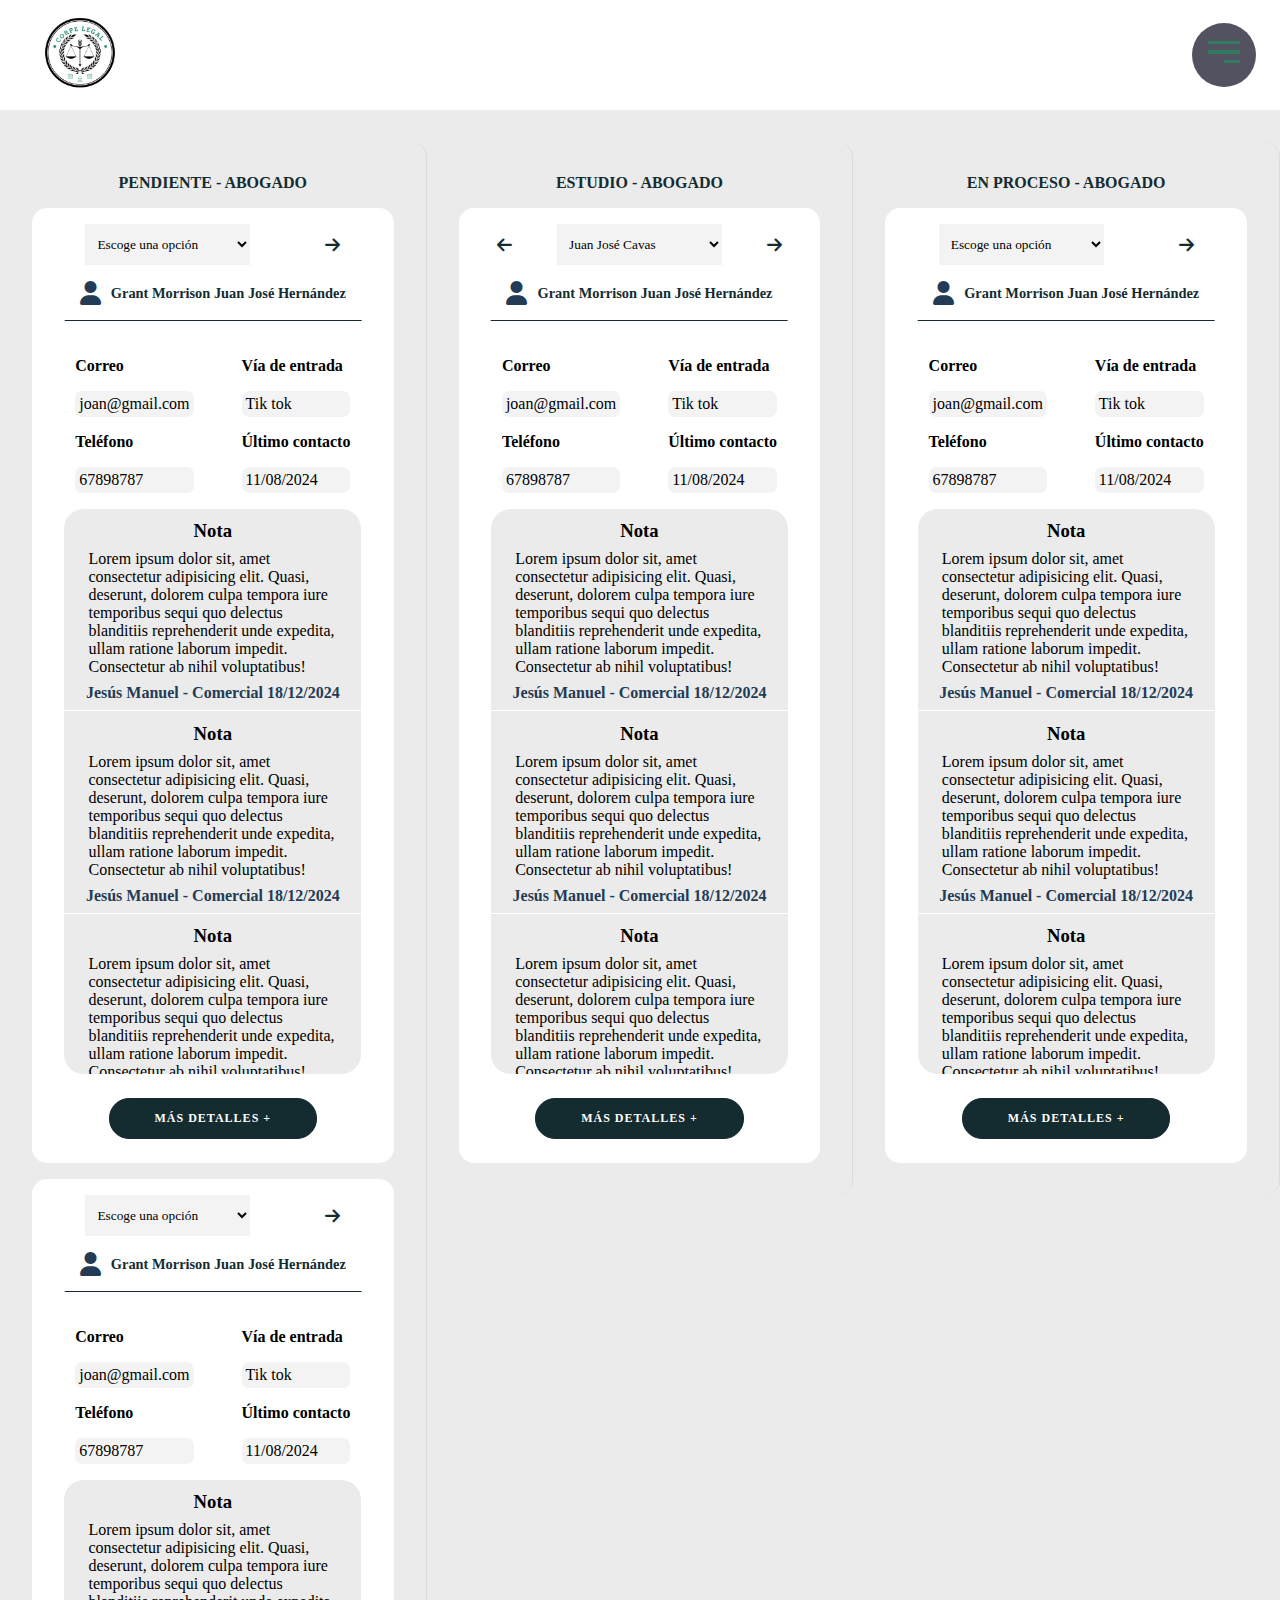
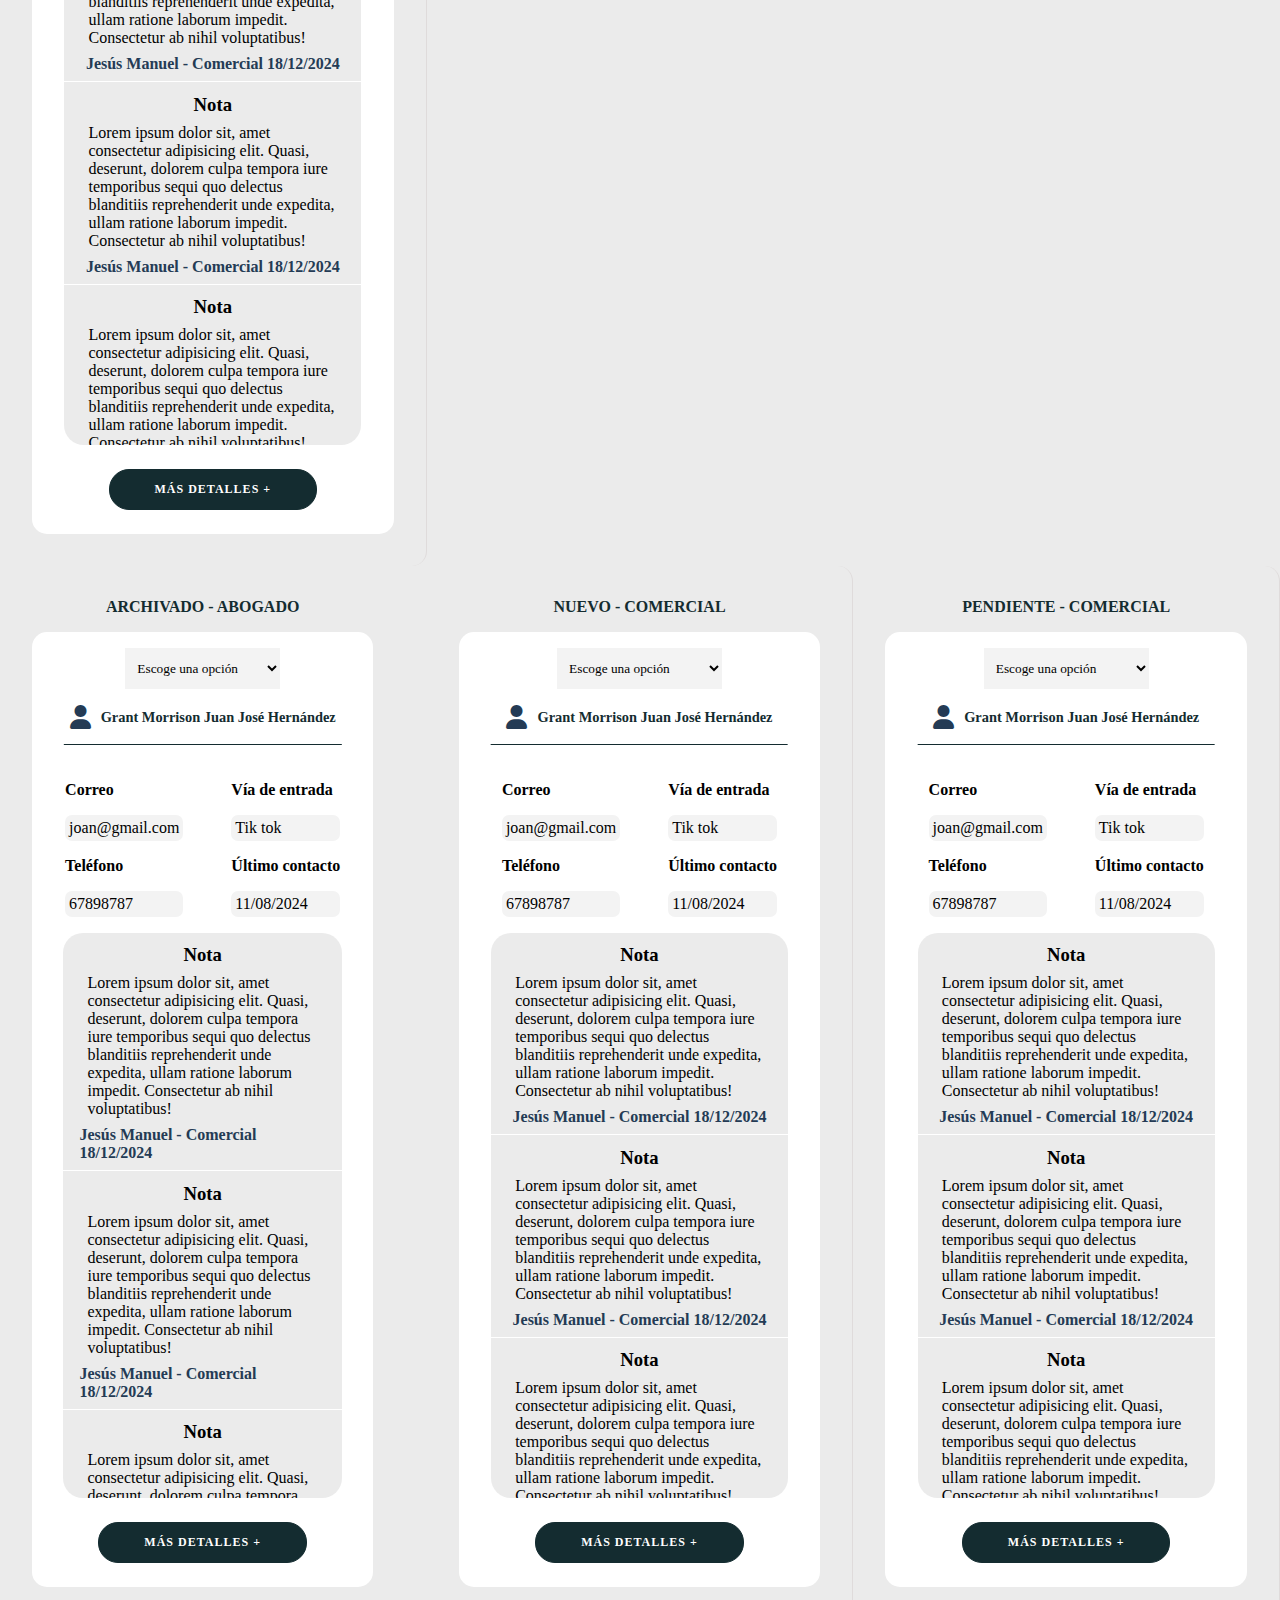
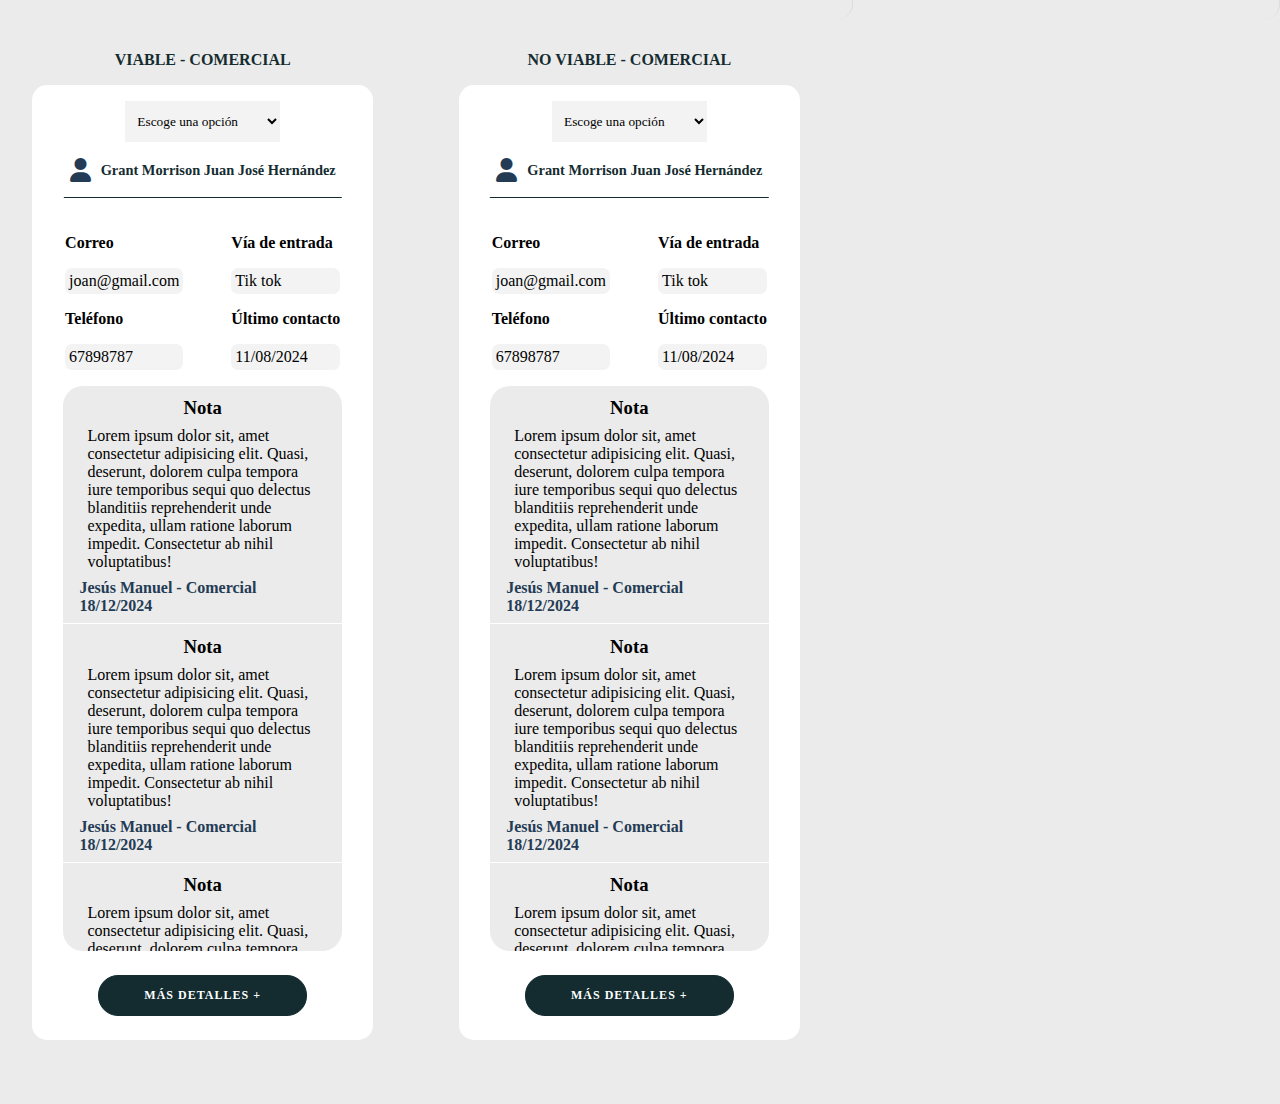
<file: crm_admin.html>
<!DOCTYPE html>
<html lang="en">

<head>
    <meta charset="UTF-8">
    <meta name="viewport" content="width=device-width, initial-scale=1.0">
    <title>Corpe Legal - CRM</title>
    <link rel="icon" href="assets/img/logo-corpe-legal.png" />
    
    <!-- Fuentes y estilos -->
    <link rel="stylesheet" href="assets/css/styles.css" />
    <link rel="stylesheet" href="assets/fonts/fontawesome-free-6.1.2-web/css/all.min.css" />
    <link rel="stylesheet" href="assets/fonts/playfair-display/" />
    <link rel="stylesheet" href="./assets/css/responsive.css" />

    <!-- Carga JS -->
    <script src="assets/js/including-menu.js"></script>
    <script src="assets/js/menu-mobile.js"></script>
    <script src="assets/js/navbar-fixed.js"></script>

</head>

<body>
    <!-- Menú navegación responsive -->
    <div class="menu-mobile">
    </div>

    <!-- Layout principal -->
    <div class="layout">
        <!-- Header con navegador -->
        <section class="layout__header">
        </section>

        <!-- Notificaciones de usuarios dependiendo de su estado (pendiente, en curso, reservado) -->
        <div class="layout__states">

            <section class="states__pendiente">

                <h3 class="states__title">PENDIENTE - ABOGADO</h3>

                <article class="states__card">

                    <div class="card__header">
                        <select class="users__options" name="pendiente" id="pendiente">
                            <!-- Las opciones provienen de la BBDD -->
                            <option disabled selected value="" class="options__option">Escoge una opción
                            </option>
                        </select>
                        <i class="user-management__icon fa-solid fa-arrow-right"></i>
                    </div>

                    <section class="clientfile__title">
                        <i class="clientfile__icon fa-solid fa-user"></i>
                        <h2 class="card__username">Grant Morrison Juan José Hernández</h2>
                    </section>

                    <section class="clientfile__info">

                        <article class="info__left">
                            <p class="info__title">Correo</p>
                            <p class="info__text">joan@gmail.com</p>
                            <p class="info__title">Teléfono</p>
                            <p class="info__text">67898787</p>
                        </article>
    
                        <article class="info__right">
                            <p class="info__title">Vía de entrada</p>
                            <p class="info__text">Tik tok</p>
                            <p class="info__title">Último contacto</p>
                            <p class="info__text">11/08/2024</p>
                        </article>


                    </section>

                    <section class="clientfile__notes">
                        <div class="notes__notes-container">
                            <div class="notes__note">
                                <h3 class="note__title">Nota</h3>
                                <p class="note__text">Lorem ipsum dolor sit, amet consectetur adipisicing elit. Quasi, deserunt, dolorem culpa tempora iure temporibus sequi quo delectus blanditiis reprehenderit unde expedita, ullam ratione laborum impedit. Consectetur ab nihil voluptatibus!</p>
                                <p class="note__writter">Jesús Manuel - Comercial 18/12/2024</p>
                            </div>
    
                            <div class="notes__note">
                                <h3 class="note__title">Nota</h3>
                                <p class="note__text">Lorem ipsum dolor sit, amet consectetur adipisicing elit. Quasi, deserunt, dolorem culpa tempora iure temporibus sequi quo delectus blanditiis reprehenderit unde expedita, ullam ratione laborum impedit. Consectetur ab nihil voluptatibus!</p>
                                <p class="note__writter">Jesús Manuel - Comercial 18/12/2024</p>
                            </div>
    
                            <div class="notes__note">
                                <h3 class="note__title">Nota</h3>
                                <p class="note__text">Lorem ipsum dolor sit, amet consectetur adipisicing elit. Quasi, deserunt, dolorem culpa tempora iure temporibus sequi quo delectus blanditiis reprehenderit unde expedita, ullam ratione laborum impedit. Consectetur ab nihil voluptatibus!</p>
                                <p class="note__writter">Jesús Manuel - Comercial 18/12/2024</p>
                            </div>
                        </div>
                    </section>

                    <a style="cursor: pointer;" href="client_file.html" target="_blank">
                        <button class="overlay-panel__button">
                            Más detalles +
                        </button></a>
                </article>

                <article class="states__card">

                    <div class="card__header">
                        <select class="users__options" name="pendiente" id="pendiente">
                            <!-- Las opciones provienen de la BBDD -->
                            <option disabled selected value="" class="options__option">Escoge una opción
                            </option>
                        </select>
                        <i class="user-management__icon fa-solid fa-arrow-right"></i>
                    </div>

                    <section class="clientfile__title">
                        <i class="clientfile__icon fa-solid fa-user"></i>
                        <h2 class="card__username">Grant Morrison Juan José Hernández</h2>
                    </section>

                    <section class="clientfile__info">

                        <article class="info__left">
                            <p class="info__title">Correo</p>
                            <p class="info__text">joan@gmail.com</p>
                            <p class="info__title">Teléfono</p>
                            <p class="info__text">67898787</p>
                        </article>
    
                        <article class="info__right">
                            <p class="info__title">Vía de entrada</p>
                            <p class="info__text">Tik tok</p>
                            <p class="info__title">Último contacto</p>
                            <p class="info__text">11/08/2024</p>
                        </article>


                    </section>

                    <section class="clientfile__notes">
                        <div class="notes__notes-container">
                            <div class="notes__note">
                                <h3 class="note__title">Nota</h3>
                                <p class="note__text">Lorem ipsum dolor sit, amet consectetur adipisicing elit. Quasi, deserunt, dolorem culpa tempora iure temporibus sequi quo delectus blanditiis reprehenderit unde expedita, ullam ratione laborum impedit. Consectetur ab nihil voluptatibus!</p>
                                <p class="note__writter">Jesús Manuel - Comercial 18/12/2024</p>
                            </div>
    
                            <div class="notes__note">
                                <h3 class="note__title">Nota</h3>
                                <p class="note__text">Lorem ipsum dolor sit, amet consectetur adipisicing elit. Quasi, deserunt, dolorem culpa tempora iure temporibus sequi quo delectus blanditiis reprehenderit unde expedita, ullam ratione laborum impedit. Consectetur ab nihil voluptatibus!</p>
                                <p class="note__writter">Jesús Manuel - Comercial 18/12/2024</p>
                            </div>
    
                            <div class="notes__note">
                                <h3 class="note__title">Nota</h3>
                                <p class="note__text">Lorem ipsum dolor sit, amet consectetur adipisicing elit. Quasi, deserunt, dolorem culpa tempora iure temporibus sequi quo delectus blanditiis reprehenderit unde expedita, ullam ratione laborum impedit. Consectetur ab nihil voluptatibus!</p>
                                <p class="note__writter">Jesús Manuel - Comercial 18/12/2024</p>
                            </div>
                        </div>
                    </section>

                    <a style="cursor: pointer;" href="client_file.html" target="_blank">
                        <button class="overlay-panel__button">
                            Más detalles +
                        </button></a>
                </article>
            </section>

            <section class="states__estudio">

                <h3 class="states__title">ESTUDIO - ABOGADO</h3>

                <article class="states__card">
                    <div class="card__header">
                        <i class="user-management__icon fa-solid fa-arrow-left"></i>
                        <select class="users__options" name="pendiente" id="pendiente">
                            <!-- Las opciones provienen de la BBDD -->
                            <option disabled selected value="" class="options__option">Juan José Cavas
                            </option>
                        </select>
                        <i class="user-management__icon fa-solid fa-arrow-right"></i>
                    </div>

                    <section class="clientfile__title">
                        <i class="clientfile__icon fa-solid fa-user"></i>
                        <h2 class="card__username">Grant Morrison Juan José Hernández</h2>
                    </section>

                    <section class="clientfile__info">

                        <article class="info__left">
                            <p class="info__title">Correo</p>
                            <p class="info__text">joan@gmail.com</p>
                            <p class="info__title">Teléfono</p>
                            <p class="info__text">67898787</p>
                        </article>
    
                        <article class="info__right">
                            <p class="info__title">Vía de entrada</p>
                            <p class="info__text">Tik tok</p>
                            <p class="info__title">Último contacto</p>
                            <p class="info__text">11/08/2024</p>
                        </article> 
                    </section>

                    <section class="clientfile__notes">
                        <div class="notes__notes-container">
                            <div class="notes__note">
                                <h3 class="note__title">Nota</h3>
                                <p class="note__text">Lorem ipsum dolor sit, amet consectetur adipisicing elit. Quasi, deserunt, dolorem culpa tempora iure temporibus sequi quo delectus blanditiis reprehenderit unde expedita, ullam ratione laborum impedit. Consectetur ab nihil voluptatibus!</p>
                                <p class="note__writter">Jesús Manuel - Comercial 18/12/2024</p>
                            </div>
    
                            <div class="notes__note">
                                <h3 class="note__title">Nota</h3>
                                <p class="note__text">Lorem ipsum dolor sit, amet consectetur adipisicing elit. Quasi, deserunt, dolorem culpa tempora iure temporibus sequi quo delectus blanditiis reprehenderit unde expedita, ullam ratione laborum impedit. Consectetur ab nihil voluptatibus!</p>
                                <p class="note__writter">Jesús Manuel - Comercial 18/12/2024</p>
                            </div>
    
                            <div class="notes__note">
                                <h3 class="note__title">Nota</h3>
                                <p class="note__text">Lorem ipsum dolor sit, amet consectetur adipisicing elit. Quasi, deserunt, dolorem culpa tempora iure temporibus sequi quo delectus blanditiis reprehenderit unde expedita, ullam ratione laborum impedit. Consectetur ab nihil voluptatibus!</p>
                                <p class="note__writter">Jesús Manuel - Comercial 18/12/2024</p>
                            </div>

                            <div class="notes__note">
                                <h3 class="note__title">Nota</h3>
                                <p class="note__text">Lorem ipsum dolor sit, amet consectetur adipisicing elit. Quasi, deserunt, dolorem culpa tempora iure temporibus sequi quo delectus blanditiis reprehenderit unde expedita, ullam ratione laborum impedit. Consectetur ab nihil voluptatibus!</p>
                                <p class="note__writter">Jesús Manuel - Comercial 18/12/2024</p>
                            </div>
                        </div>
                    </section>

                    <a style="cursor: pointer;" href="client_file.html" target="_blank">
                        <button class="overlay-panel__button">
                            Más detalles +
                        </button></a>
                </article>

            </section>

            <section class="states__en-proceso">

                <h3 class="states__title">EN PROCESO - ABOGADO</h3>

                <article class="states__card">
                    <div class="card__header">
                        <select class="users__options" name="pendiente" id="pendiente">
                            <!-- Las opciones provienen de la BBDD -->
                            <option disabled selected value="" class="options__option">Escoge una opción
                            </option>
                        </select>
                        <i class="user-management__icon fa-solid fa-arrow-right"></i>
                    </div>

                    <section class="clientfile__title">
                        <i class="clientfile__icon fa-solid fa-user"></i>
                        <h2 class="card__username">Grant Morrison Juan José Hernández</h2>
                    </section>

                    <section class="clientfile__info">

                        <article class="info__left">
                            <p class="info__title">Correo</p>
                            <p class="info__text">joan@gmail.com</p>
                            <p class="info__title">Teléfono</p>
                            <p class="info__text">67898787</p>
                        </article>
    
                        <article class="info__right">
                            <p class="info__title">Vía de entrada</p>
                            <p class="info__text">Tik tok</p>
                            <p class="info__title">Último contacto</p>
                            <p class="info__text">11/08/2024</p>
                        </article> 
                    </section>

                    <section class="clientfile__notes">
                        <div class="notes__notes-container">
                            <div class="notes__note">
                                <h3 class="note__title">Nota</h3>
                                <p class="note__text">Lorem ipsum dolor sit, amet consectetur adipisicing elit. Quasi, deserunt, dolorem culpa tempora iure temporibus sequi quo delectus blanditiis reprehenderit unde expedita, ullam ratione laborum impedit. Consectetur ab nihil voluptatibus!</p>
                                <p class="note__writter">Jesús Manuel - Comercial 18/12/2024</p>
                            </div>
    
                            <div class="notes__note">
                                <h3 class="note__title">Nota</h3>
                                <p class="note__text">Lorem ipsum dolor sit, amet consectetur adipisicing elit. Quasi, deserunt, dolorem culpa tempora iure temporibus sequi quo delectus blanditiis reprehenderit unde expedita, ullam ratione laborum impedit. Consectetur ab nihil voluptatibus!</p>
                                <p class="note__writter">Jesús Manuel - Comercial 18/12/2024</p>
                            </div>
    
                            <div class="notes__note">
                                <h3 class="note__title">Nota</h3>
                                <p class="note__text">Lorem ipsum dolor sit, amet consectetur adipisicing elit. Quasi, deserunt, dolorem culpa tempora iure temporibus sequi quo delectus blanditiis reprehenderit unde expedita, ullam ratione laborum impedit. Consectetur ab nihil voluptatibus!</p>
                                <p class="note__writter">Jesús Manuel - Comercial 18/12/2024</p>
                            </div>
                        </div>
                    </section>

                    <a style="cursor: pointer;" href="client_file.html" target="_blank">
                        <button class="overlay-panel__button">
                            Más detalles +
                        </button></a>
                </article>
            </section>

            <section class="states__archivado">

                <h3 class="states__title">ARCHIVADO - ABOGADO</h3>

                <article class="states__card">
                    <select class="users__options" name="pendiente" id="reserva">
                        <!-- Las opciones provienen de la BBDD -->
                        <option disabled selected value="" class="options__option options-option-en-curso">
                            Escoge una opción
                        </option>
                    </select>

                    <section class="clientfile__title">
                        <i class="clientfile__icon fa-solid fa-user"></i>
                        <h2 class="card__username">Grant Morrison Juan José Hernández</h2>
                    </section>

                    <section class="clientfile__info">

                        <article class="info__left">
                            <p class="info__title">Correo</p>
                            <p class="info__text">joan@gmail.com</p>
                            <p class="info__title">Teléfono</p>
                            <p class="info__text">67898787</p>
                        </article>
    
                        <article class="info__right">
                            <p class="info__title">Vía de entrada</p>
                            <p class="info__text">Tik tok</p>
                            <p class="info__title">Último contacto</p>
                            <p class="info__text">11/08/2024</p>
                        </article> 
                    </section>

                    <section class="clientfile__notes">
                        <div class="notes__notes-container">
                            <div class="notes__note">
                                <h3 class="note__title">Nota</h3>
                                <p class="note__text">Lorem ipsum dolor sit, amet consectetur adipisicing elit. Quasi, deserunt, dolorem culpa tempora iure temporibus sequi quo delectus blanditiis reprehenderit unde expedita, ullam ratione laborum impedit. Consectetur ab nihil voluptatibus!</p>
                                <p class="note__writter">Jesús Manuel - Comercial 18/12/2024</p>
                            </div>
    
                            <div class="notes__note">
                                <h3 class="note__title">Nota</h3>
                                <p class="note__text">Lorem ipsum dolor sit, amet consectetur adipisicing elit. Quasi, deserunt, dolorem culpa tempora iure temporibus sequi quo delectus blanditiis reprehenderit unde expedita, ullam ratione laborum impedit. Consectetur ab nihil voluptatibus!</p>
                                <p class="note__writter">Jesús Manuel - Comercial 18/12/2024</p>
                            </div>
    
                            <div class="notes__note">
                                <h3 class="note__title">Nota</h3>
                                <p class="note__text">Lorem ipsum dolor sit, amet consectetur adipisicing elit. Quasi, deserunt, dolorem culpa tempora iure temporibus sequi quo delectus blanditiis reprehenderit unde expedita, ullam ratione laborum impedit. Consectetur ab nihil voluptatibus!</p>
                                <p class="note__writter">Jesús Manuel - Comercial 18/12/2024</p>
                            </div>
                        </div>
                    </section>

                    <a style="cursor: pointer;" href="client_file.html" target="_blank">
                        <button class="overlay-panel__button">
                            Más detalles +
                        </button></a>
                </article>
            </section>

            <section class="states__pendiente">

                <h3 class="states__title">NUEVO - COMERCIAL</h3>

                <article class="states__card">
                    <select class="users__options" name="pendiente" id="reserva">
                        <!-- Las opciones provienen de la BBDD -->
                        <option disabled selected value="" class="options__option options-option-en-curso">
                            Escoge una opción
                        </option>
                    </select>

                    <section class="clientfile__title">
                        <i class="clientfile__icon fa-solid fa-user"></i>
                        <h2 class="card__username">Grant Morrison Juan José Hernández</h2>
                    </section>

                    <section class="clientfile__info">

                        <article class="info__left">
                            <p class="info__title">Correo</p>
                            <p class="info__text">joan@gmail.com</p>
                            <p class="info__title">Teléfono</p>
                            <p class="info__text">67898787</p>
                        </article>
    
                        <article class="info__right">
                            <p class="info__title">Vía de entrada</p>
                            <p class="info__text">Tik tok</p>
                            <p class="info__title">Último contacto</p>
                            <p class="info__text">11/08/2024</p>
                        </article> 
                    </section>

                    <section class="clientfile__notes">
                        <div class="notes__notes-container">
                            <div class="notes__note">
                                <h3 class="note__title">Nota</h3>
                                <p class="note__text">Lorem ipsum dolor sit, amet consectetur adipisicing elit. Quasi, deserunt, dolorem culpa tempora iure temporibus sequi quo delectus blanditiis reprehenderit unde expedita, ullam ratione laborum impedit. Consectetur ab nihil voluptatibus!</p>
                                <p class="note__writter">Jesús Manuel - Comercial 18/12/2024</p>
                            </div>
    
                            <div class="notes__note">
                                <h3 class="note__title">Nota</h3>
                                <p class="note__text">Lorem ipsum dolor sit, amet consectetur adipisicing elit. Quasi, deserunt, dolorem culpa tempora iure temporibus sequi quo delectus blanditiis reprehenderit unde expedita, ullam ratione laborum impedit. Consectetur ab nihil voluptatibus!</p>
                                <p class="note__writter">Jesús Manuel - Comercial 18/12/2024</p>
                            </div>
    
                            <div class="notes__note">
                                <h3 class="note__title">Nota</h3>
                                <p class="note__text">Lorem ipsum dolor sit, amet consectetur adipisicing elit. Quasi, deserunt, dolorem culpa tempora iure temporibus sequi quo delectus blanditiis reprehenderit unde expedita, ullam ratione laborum impedit. Consectetur ab nihil voluptatibus!</p>
                                <p class="note__writter">Jesús Manuel - Comercial 18/12/2024</p>
                            </div>
                        </div>
                    </section>

                    <a style="cursor: pointer;" href="client_file.html" target="_blank">
                        <button class="overlay-panel__button">
                            Más detalles +
                        </button></a>
                </article>
            </section>

            <section class="states__pendiente">

                <h3 class="states__title">PENDIENTE - COMERCIAL</h3>

                <article class="states__card">
                    <select class="users__options" name="pendiente" id="reserva">
                        <!-- Las opciones provienen de la BBDD -->
                        <option disabled selected value="" class="options__option options-option-en-curso">
                            Escoge una opción
                        </option>
                    </select>

                    <section class="clientfile__title">
                        <i class="clientfile__icon fa-solid fa-user"></i>
                        <h2 class="card__username">Grant Morrison Juan José Hernández</h2>
                    </section>

                    <section class="clientfile__info">

                        <article class="info__left">
                            <p class="info__title">Correo</p>
                            <p class="info__text">joan@gmail.com</p>
                            <p class="info__title">Teléfono</p>
                            <p class="info__text">67898787</p>
                        </article>
    
                        <article class="info__right">
                            <p class="info__title">Vía de entrada</p>
                            <p class="info__text">Tik tok</p>
                            <p class="info__title">Último contacto</p>
                            <p class="info__text">11/08/2024</p>
                        </article> 
                    </section>

                    <section class="clientfile__notes">
                        <div class="notes__notes-container">
                            <div class="notes__note">
                                <h3 class="note__title">Nota</h3>
                                <p class="note__text">Lorem ipsum dolor sit, amet consectetur adipisicing elit. Quasi, deserunt, dolorem culpa tempora iure temporibus sequi quo delectus blanditiis reprehenderit unde expedita, ullam ratione laborum impedit. Consectetur ab nihil voluptatibus!</p>
                                <p class="note__writter">Jesús Manuel - Comercial 18/12/2024</p>
                            </div>
    
                            <div class="notes__note">
                                <h3 class="note__title">Nota</h3>
                                <p class="note__text">Lorem ipsum dolor sit, amet consectetur adipisicing elit. Quasi, deserunt, dolorem culpa tempora iure temporibus sequi quo delectus blanditiis reprehenderit unde expedita, ullam ratione laborum impedit. Consectetur ab nihil voluptatibus!</p>
                                <p class="note__writter">Jesús Manuel - Comercial 18/12/2024</p>
                            </div>
    
                            <div class="notes__note">
                                <h3 class="note__title">Nota</h3>
                                <p class="note__text">Lorem ipsum dolor sit, amet consectetur adipisicing elit. Quasi, deserunt, dolorem culpa tempora iure temporibus sequi quo delectus blanditiis reprehenderit unde expedita, ullam ratione laborum impedit. Consectetur ab nihil voluptatibus!</p>
                                <p class="note__writter">Jesús Manuel - Comercial 18/12/2024</p>
                            </div>
                        </div>
                    </section>

                    <a style="cursor: pointer;" href="client_file.html" target="_blank">
                        <button class="overlay-panel__button">
                            Más detalles +
                        </button></a>
                </article>
            </section>

            <section class="states__archivado">

                <h3 class="states__title">VIABLE - COMERCIAL</h3>

                <article class="states__card">
                    <select class="users__options" name="pendiente" id="reserva">
                        <!-- Las opciones provienen de la BBDD -->
                        <option disabled selected value="" class="options__option options-option-en-curso">
                            Escoge una opción
                        </option>
                    </select>

                    <section class="clientfile__title">
                        <i class="clientfile__icon fa-solid fa-user"></i>
                        <h2 class="card__username">Grant Morrison Juan José Hernández</h2>
                    </section>

                    <section class="clientfile__info">

                        <article class="info__left">
                            <p class="info__title">Correo</p>
                            <p class="info__text">joan@gmail.com</p>
                            <p class="info__title">Teléfono</p>
                            <p class="info__text">67898787</p>
                        </article>
    
                        <article class="info__right">
                            <p class="info__title">Vía de entrada</p>
                            <p class="info__text">Tik tok</p>
                            <p class="info__title">Último contacto</p>
                            <p class="info__text">11/08/2024</p>
                        </article> 
                    </section>

                    <section class="clientfile__notes">
                        <div class="notes__notes-container">
                            <div class="notes__note">
                                <h3 class="note__title">Nota</h3>
                                <p class="note__text">Lorem ipsum dolor sit, amet consectetur adipisicing elit. Quasi, deserunt, dolorem culpa tempora iure temporibus sequi quo delectus blanditiis reprehenderit unde expedita, ullam ratione laborum impedit. Consectetur ab nihil voluptatibus!</p>
                                <p class="note__writter">Jesús Manuel - Comercial 18/12/2024</p>
                            </div>
    
                            <div class="notes__note">
                                <h3 class="note__title">Nota</h3>
                                <p class="note__text">Lorem ipsum dolor sit, amet consectetur adipisicing elit. Quasi, deserunt, dolorem culpa tempora iure temporibus sequi quo delectus blanditiis reprehenderit unde expedita, ullam ratione laborum impedit. Consectetur ab nihil voluptatibus!</p>
                                <p class="note__writter">Jesús Manuel - Comercial 18/12/2024</p>
                            </div>
    
                            <div class="notes__note">
                                <h3 class="note__title">Nota</h3>
                                <p class="note__text">Lorem ipsum dolor sit, amet consectetur adipisicing elit. Quasi, deserunt, dolorem culpa tempora iure temporibus sequi quo delectus blanditiis reprehenderit unde expedita, ullam ratione laborum impedit. Consectetur ab nihil voluptatibus!</p>
                                <p class="note__writter">Jesús Manuel - Comercial 18/12/2024</p>
                            </div>
                        </div>
                    </section>

                    <a style="cursor: pointer;" href="client_file.html" target="_blank">
                        <button class="overlay-panel__button">
                            Más detalles +
                        </button></a>
                </article>
            </section>

            <section class="states__archivado">

                <h3 class="states__title">NO VIABLE - COMERCIAL</h3>

                <article class="states__card">
                    <select class="users__options" name="pendiente" id="reserva">
                        <!-- Las opciones provienen de la BBDD -->
                        <option disabled selected value="" class="options__option options-option-en-curso">
                            Escoge una opción
                        </option>
                    </select>

                    <section class="clientfile__title">
                        <i class="clientfile__icon fa-solid fa-user"></i>
                        <h2 class="card__username">Grant Morrison Juan José Hernández</h2>
                    </section>

                    <section class="clientfile__info">

                        <article class="info__left">
                            <p class="info__title">Correo</p>
                            <p class="info__text">joan@gmail.com</p>
                            <p class="info__title">Teléfono</p>
                            <p class="info__text">67898787</p>
                        </article>
    
                        <article class="info__right">
                            <p class="info__title">Vía de entrada</p>
                            <p class="info__text">Tik tok</p>
                            <p class="info__title">Último contacto</p>
                            <p class="info__text">11/08/2024</p>
                        </article> 
                    </section>

                    <section class="clientfile__notes">
                        <div class="notes__notes-container">
                            <div class="notes__note">
                                <h3 class="note__title">Nota</h3>
                                <p class="note__text">Lorem ipsum dolor sit, amet consectetur adipisicing elit. Quasi, deserunt, dolorem culpa tempora iure temporibus sequi quo delectus blanditiis reprehenderit unde expedita, ullam ratione laborum impedit. Consectetur ab nihil voluptatibus!</p>
                                <p class="note__writter">Jesús Manuel - Comercial 18/12/2024</p>
                            </div>
    
                            <div class="notes__note">
                                <h3 class="note__title">Nota</h3>
                                <p class="note__text">Lorem ipsum dolor sit, amet consectetur adipisicing elit. Quasi, deserunt, dolorem culpa tempora iure temporibus sequi quo delectus blanditiis reprehenderit unde expedita, ullam ratione laborum impedit. Consectetur ab nihil voluptatibus!</p>
                                <p class="note__writter">Jesús Manuel - Comercial 18/12/2024</p>
                            </div>
    
                            <div class="notes__note">
                                <h3 class="note__title">Nota</h3>
                                <p class="note__text">Lorem ipsum dolor sit, amet consectetur adipisicing elit. Quasi, deserunt, dolorem culpa tempora iure temporibus sequi quo delectus blanditiis reprehenderit unde expedita, ullam ratione laborum impedit. Consectetur ab nihil voluptatibus!</p>
                                <p class="note__writter">Jesús Manuel - Comercial 18/12/2024</p>
                            </div>
                        </div>
                    </section>

                    <a style="cursor: pointer;" href="client_file.html" target="_blank">
                        <button class="overlay-panel__button">
                            Más detalles +
                        </button></a>
                </article>
            </section>
        </div>
 
    </div>
</body>

</html>
</file>
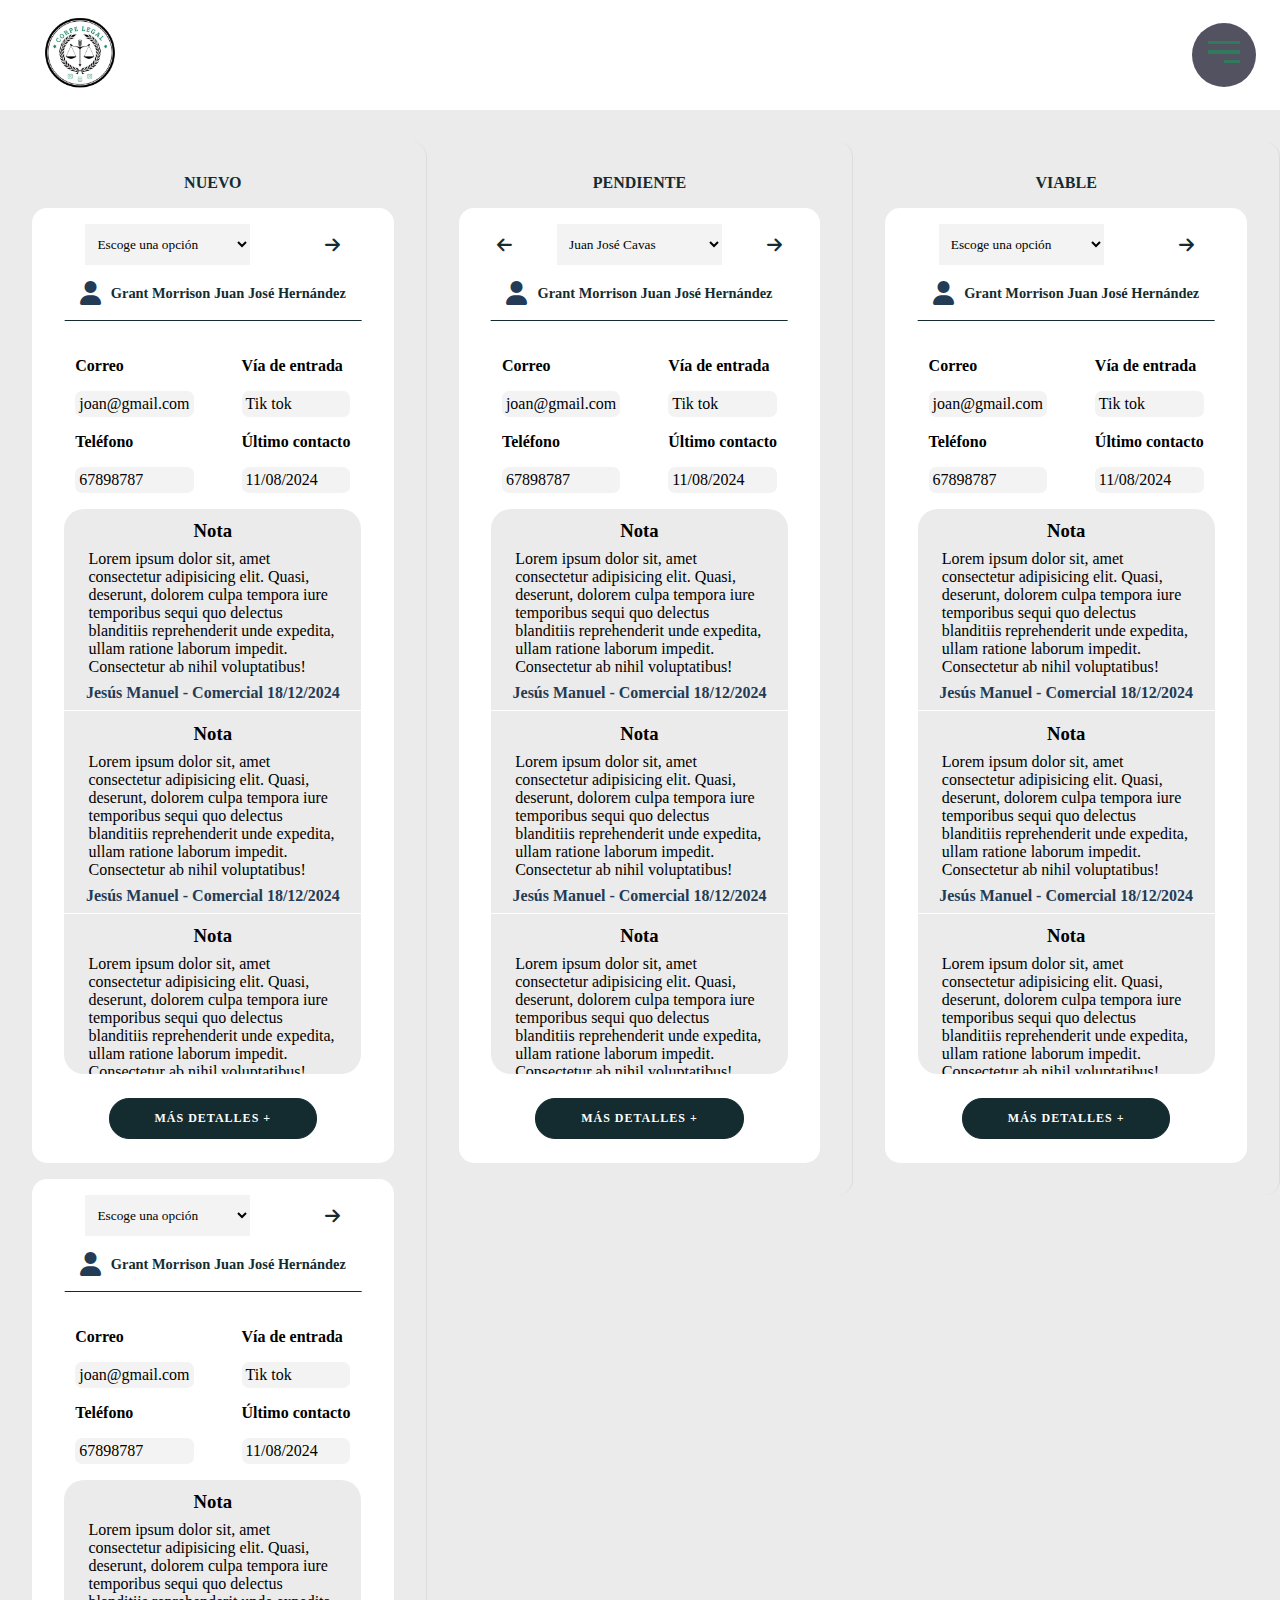
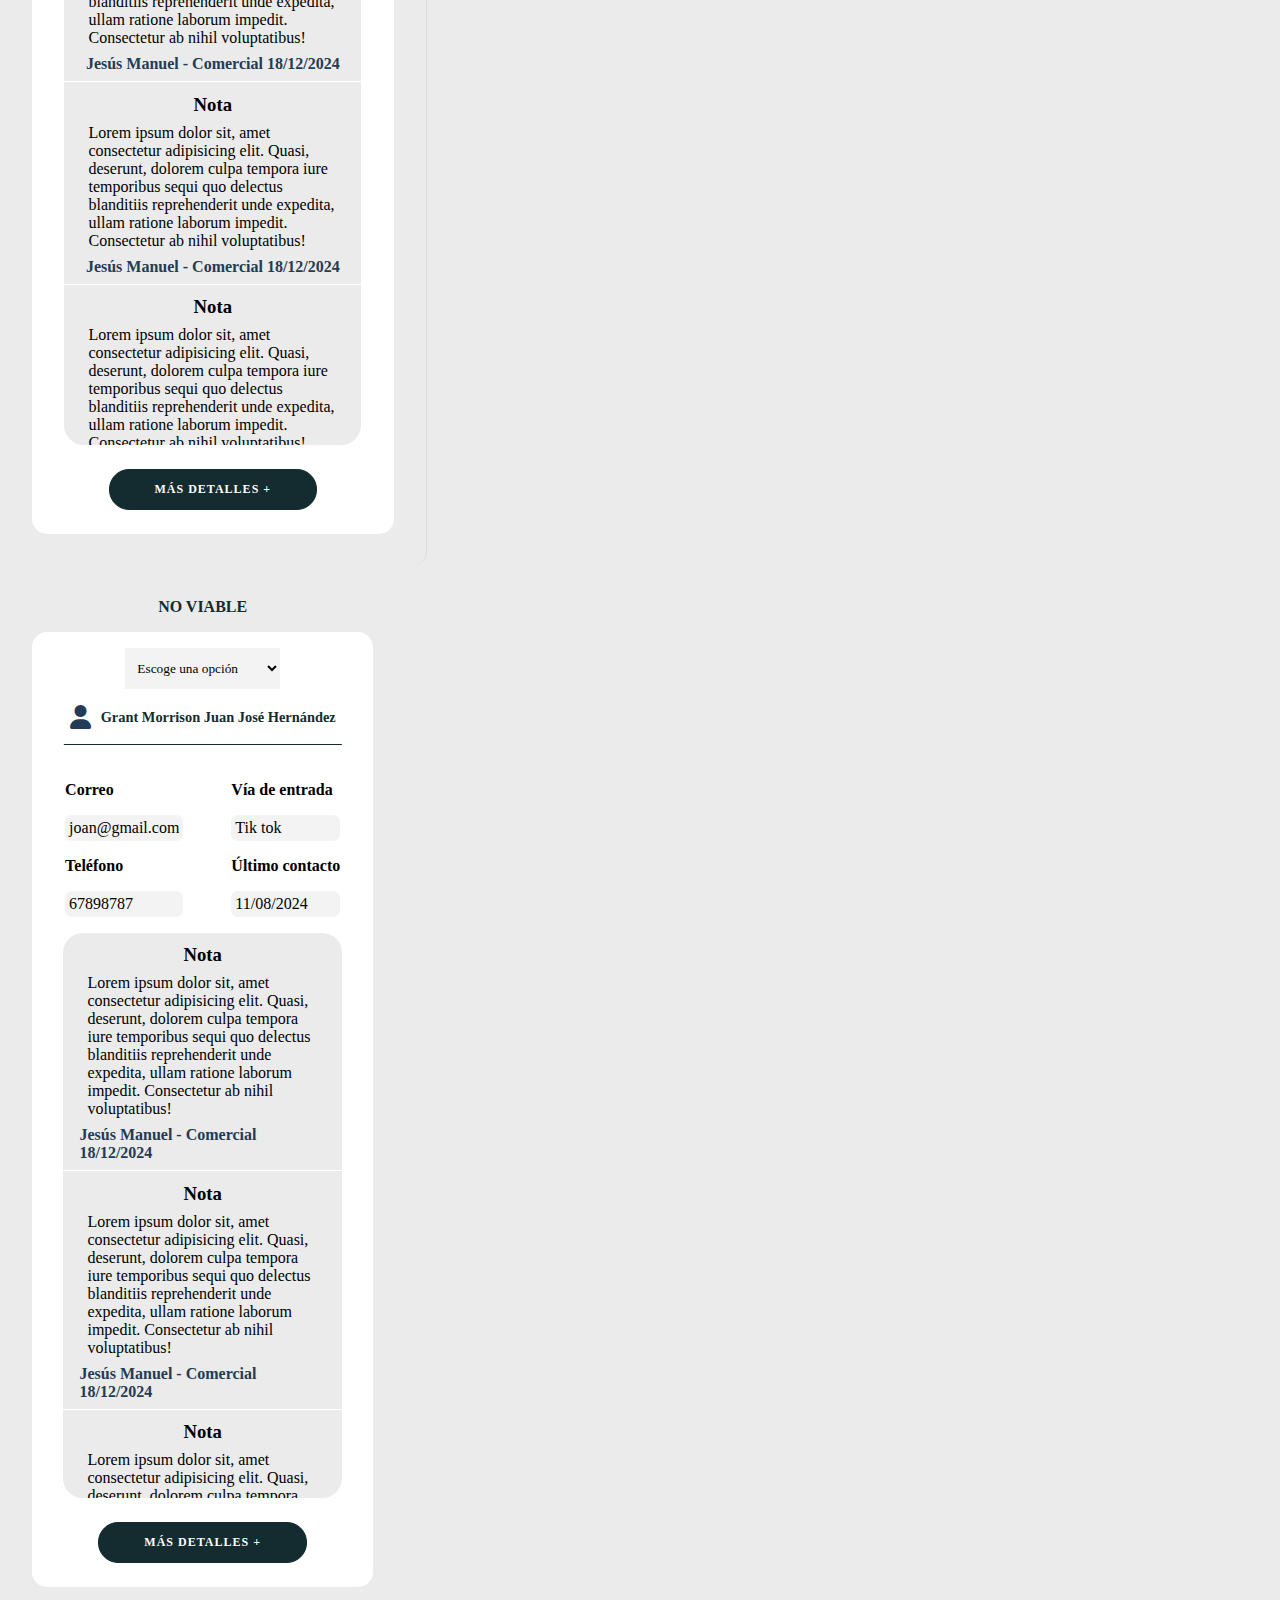
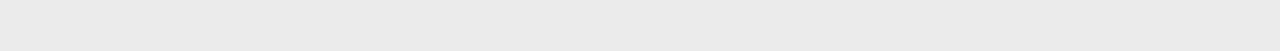
<file: crm_comercial.html>
<!DOCTYPE html>
<html lang="en">

<head>
    <meta charset="UTF-8">
    <meta name="viewport" content="width=device-width, initial-scale=1.0">
    <title>Corpe Legal - CRM</title>
    <link rel="icon" href="assets/img/logo-corpe-legal.png" />
    
    <!-- Fuentes y estilos -->
    <link rel="stylesheet" href="assets/css/styles.css" />
    <link rel="stylesheet" href="assets/fonts/fontawesome-free-6.1.2-web/css/all.min.css" />
    <link rel="stylesheet" href="assets/fonts/playfair-display/" />
    <link rel="stylesheet" href="./assets/css/responsive.css" />

    <!-- Carga JS -->
    <script src="assets/js/including-menu.js"></script>
    <script src="assets/js/menu-mobile.js"></script>
    <script src="assets/js/navbar-fixed.js"></script>

</head>

<body>
    <!-- Menú navegación responsive -->
    <div class="menu-mobile">
    </div>

    <!-- Layout principal -->
    <div class="layout">
        <!-- Header con navegador -->
        <section class="layout__header">
        </section>

        <!-- Notificaciones de usuarios dependiendo de su estado (pendiente, en curso, reservado) -->
        <div class="layout__states">

            <section class="states__pendiente">

                <h3 class="states__title">NUEVO</h3>

                <article class="states__card">

                    <div class="card__header">
                        <select class="users__options" name="pendiente" id="pendiente">
                            <!-- Las opciones provienen de la BBDD -->
                            <option disabled selected value="" class="options__option">Escoge una opción
                            </option>
                        </select>
                        <i class="user-management__icon fa-solid fa-arrow-right"></i>
                    </div>

                    <section class="clientfile__title">
                        <i class="clientfile__icon fa-solid fa-user"></i>
                        <h2 class="card__username">Grant Morrison Juan José Hernández</h2>
                    </section>

                    <section class="clientfile__info">

                        <article class="info__left">
                            <p class="info__title">Correo</p>
                            <p class="info__text">joan@gmail.com</p>
                            <p class="info__title">Teléfono</p>
                            <p class="info__text">67898787</p>
                        </article>
    
                        <article class="info__right">
                            <p class="info__title">Vía de entrada</p>
                            <p class="info__text">Tik tok</p>
                            <p class="info__title">Último contacto</p>
                            <p class="info__text">11/08/2024</p>
                        </article>


                    </section>

                    <section class="clientfile__notes">
                        <div class="notes__notes-container">
                            <div class="notes__note">
                                <h3 class="note__title">Nota</h3>
                                <p class="note__text">Lorem ipsum dolor sit, amet consectetur adipisicing elit. Quasi, deserunt, dolorem culpa tempora iure temporibus sequi quo delectus blanditiis reprehenderit unde expedita, ullam ratione laborum impedit. Consectetur ab nihil voluptatibus!</p>
                                <p class="note__writter">Jesús Manuel - Comercial 18/12/2024</p>
                            </div>
    
                            <div class="notes__note">
                                <h3 class="note__title">Nota</h3>
                                <p class="note__text">Lorem ipsum dolor sit, amet consectetur adipisicing elit. Quasi, deserunt, dolorem culpa tempora iure temporibus sequi quo delectus blanditiis reprehenderit unde expedita, ullam ratione laborum impedit. Consectetur ab nihil voluptatibus!</p>
                                <p class="note__writter">Jesús Manuel - Comercial 18/12/2024</p>
                            </div>
    
                            <div class="notes__note">
                                <h3 class="note__title">Nota</h3>
                                <p class="note__text">Lorem ipsum dolor sit, amet consectetur adipisicing elit. Quasi, deserunt, dolorem culpa tempora iure temporibus sequi quo delectus blanditiis reprehenderit unde expedita, ullam ratione laborum impedit. Consectetur ab nihil voluptatibus!</p>
                                <p class="note__writter">Jesús Manuel - Comercial 18/12/2024</p>
                            </div>
                        </div>
                    </section>

                    <a style="cursor: pointer;" href="client_file.html" target="_blank">
                        <button class="overlay-panel__button">
                            Más detalles +
                        </button></a>
                </article>

                <article class="states__card">

                    <div class="card__header">
                        <select class="users__options" name="pendiente" id="pendiente">
                            <!-- Las opciones provienen de la BBDD -->
                            <option disabled selected value="" class="options__option">Escoge una opción
                            </option>
                        </select>
                        <i class="user-management__icon fa-solid fa-arrow-right"></i>
                    </div>

                    <section class="clientfile__title">
                        <i class="clientfile__icon fa-solid fa-user"></i>
                        <h2 class="card__username">Grant Morrison Juan José Hernández</h2>
                    </section>

                    <section class="clientfile__info">

                        <article class="info__left">
                            <p class="info__title">Correo</p>
                            <p class="info__text">joan@gmail.com</p>
                            <p class="info__title">Teléfono</p>
                            <p class="info__text">67898787</p>
                        </article>
    
                        <article class="info__right">
                            <p class="info__title">Vía de entrada</p>
                            <p class="info__text">Tik tok</p>
                            <p class="info__title">Último contacto</p>
                            <p class="info__text">11/08/2024</p>
                        </article>


                    </section>

                    <section class="clientfile__notes">
                        <div class="notes__notes-container">
                            <div class="notes__note">
                                <h3 class="note__title">Nota</h3>
                                <p class="note__text">Lorem ipsum dolor sit, amet consectetur adipisicing elit. Quasi, deserunt, dolorem culpa tempora iure temporibus sequi quo delectus blanditiis reprehenderit unde expedita, ullam ratione laborum impedit. Consectetur ab nihil voluptatibus!</p>
                                <p class="note__writter">Jesús Manuel - Comercial 18/12/2024</p>
                            </div>
    
                            <div class="notes__note">
                                <h3 class="note__title">Nota</h3>
                                <p class="note__text">Lorem ipsum dolor sit, amet consectetur adipisicing elit. Quasi, deserunt, dolorem culpa tempora iure temporibus sequi quo delectus blanditiis reprehenderit unde expedita, ullam ratione laborum impedit. Consectetur ab nihil voluptatibus!</p>
                                <p class="note__writter">Jesús Manuel - Comercial 18/12/2024</p>
                            </div>
    
                            <div class="notes__note">
                                <h3 class="note__title">Nota</h3>
                                <p class="note__text">Lorem ipsum dolor sit, amet consectetur adipisicing elit. Quasi, deserunt, dolorem culpa tempora iure temporibus sequi quo delectus blanditiis reprehenderit unde expedita, ullam ratione laborum impedit. Consectetur ab nihil voluptatibus!</p>
                                <p class="note__writter">Jesús Manuel - Comercial 18/12/2024</p>
                            </div>
                        </div>
                    </section>

                    <a style="cursor: pointer;" href="client_file.html" target="_blank">
                        <button class="overlay-panel__button">
                            Más detalles +
                        </button></a>
                </article>
            </section>

            <section class="states__estudio">

                <h3 class="states__title">PENDIENTE</h3>

                <article class="states__card">
                    <div class="card__header">
                        <i class="user-management__icon fa-solid fa-arrow-left"></i>
                        <select class="users__options" name="pendiente" id="pendiente">
                            <!-- Las opciones provienen de la BBDD -->
                            <option disabled selected value="" class="options__option">Juan José Cavas
                            </option>
                        </select>
                        <i class="user-management__icon fa-solid fa-arrow-right"></i>
                    </div>

                    <section class="clientfile__title">
                        <i class="clientfile__icon fa-solid fa-user"></i>
                        <h2 class="card__username">Grant Morrison Juan José Hernández</h2>
                    </section>

                    <section class="clientfile__info">

                        <article class="info__left">
                            <p class="info__title">Correo</p>
                            <p class="info__text">joan@gmail.com</p>
                            <p class="info__title">Teléfono</p>
                            <p class="info__text">67898787</p>
                        </article>
    
                        <article class="info__right">
                            <p class="info__title">Vía de entrada</p>
                            <p class="info__text">Tik tok</p>
                            <p class="info__title">Último contacto</p>
                            <p class="info__text">11/08/2024</p>
                        </article> 
                    </section>

                    <section class="clientfile__notes">
                        <div class="notes__notes-container">
                            <div class="notes__note">
                                <h3 class="note__title">Nota</h3>
                                <p class="note__text">Lorem ipsum dolor sit, amet consectetur adipisicing elit. Quasi, deserunt, dolorem culpa tempora iure temporibus sequi quo delectus blanditiis reprehenderit unde expedita, ullam ratione laborum impedit. Consectetur ab nihil voluptatibus!</p>
                                <p class="note__writter">Jesús Manuel - Comercial 18/12/2024</p>
                            </div>
    
                            <div class="notes__note">
                                <h3 class="note__title">Nota</h3>
                                <p class="note__text">Lorem ipsum dolor sit, amet consectetur adipisicing elit. Quasi, deserunt, dolorem culpa tempora iure temporibus sequi quo delectus blanditiis reprehenderit unde expedita, ullam ratione laborum impedit. Consectetur ab nihil voluptatibus!</p>
                                <p class="note__writter">Jesús Manuel - Comercial 18/12/2024</p>
                            </div>
    
                            <div class="notes__note">
                                <h3 class="note__title">Nota</h3>
                                <p class="note__text">Lorem ipsum dolor sit, amet consectetur adipisicing elit. Quasi, deserunt, dolorem culpa tempora iure temporibus sequi quo delectus blanditiis reprehenderit unde expedita, ullam ratione laborum impedit. Consectetur ab nihil voluptatibus!</p>
                                <p class="note__writter">Jesús Manuel - Comercial 18/12/2024</p>
                            </div>

                            <div class="notes__note">
                                <h3 class="note__title">Nota</h3>
                                <p class="note__text">Lorem ipsum dolor sit, amet consectetur adipisicing elit. Quasi, deserunt, dolorem culpa tempora iure temporibus sequi quo delectus blanditiis reprehenderit unde expedita, ullam ratione laborum impedit. Consectetur ab nihil voluptatibus!</p>
                                <p class="note__writter">Jesús Manuel - Comercial 18/12/2024</p>
                            </div>
                        </div>
                    </section>

                    <a style="cursor: pointer;" href="client_file.html" target="_blank">
                        <button class="overlay-panel__button">
                            Más detalles +
                        </button></a>
                </article>

            </section>

            <section class="states__en-proceso">

                <h3 class="states__title">VIABLE</h3>

                <article class="states__card">
                    <div class="card__header">
                        <select class="users__options" name="pendiente" id="pendiente">
                            <!-- Las opciones provienen de la BBDD -->
                            <option disabled selected value="" class="options__option">Escoge una opción
                            </option>
                        </select>
                        <i class="user-management__icon fa-solid fa-arrow-right"></i>
                    </div>

                    <section class="clientfile__title">
                        <i class="clientfile__icon fa-solid fa-user"></i>
                        <h2 class="card__username">Grant Morrison Juan José Hernández</h2>
                    </section>

                    <section class="clientfile__info">

                        <article class="info__left">
                            <p class="info__title">Correo</p>
                            <p class="info__text">joan@gmail.com</p>
                            <p class="info__title">Teléfono</p>
                            <p class="info__text">67898787</p>
                        </article>
    
                        <article class="info__right">
                            <p class="info__title">Vía de entrada</p>
                            <p class="info__text">Tik tok</p>
                            <p class="info__title">Último contacto</p>
                            <p class="info__text">11/08/2024</p>
                        </article> 
                    </section>

                    <section class="clientfile__notes">
                        <div class="notes__notes-container">
                            <div class="notes__note">
                                <h3 class="note__title">Nota</h3>
                                <p class="note__text">Lorem ipsum dolor sit, amet consectetur adipisicing elit. Quasi, deserunt, dolorem culpa tempora iure temporibus sequi quo delectus blanditiis reprehenderit unde expedita, ullam ratione laborum impedit. Consectetur ab nihil voluptatibus!</p>
                                <p class="note__writter">Jesús Manuel - Comercial 18/12/2024</p>
                            </div>
    
                            <div class="notes__note">
                                <h3 class="note__title">Nota</h3>
                                <p class="note__text">Lorem ipsum dolor sit, amet consectetur adipisicing elit. Quasi, deserunt, dolorem culpa tempora iure temporibus sequi quo delectus blanditiis reprehenderit unde expedita, ullam ratione laborum impedit. Consectetur ab nihil voluptatibus!</p>
                                <p class="note__writter">Jesús Manuel - Comercial 18/12/2024</p>
                            </div>
    
                            <div class="notes__note">
                                <h3 class="note__title">Nota</h3>
                                <p class="note__text">Lorem ipsum dolor sit, amet consectetur adipisicing elit. Quasi, deserunt, dolorem culpa tempora iure temporibus sequi quo delectus blanditiis reprehenderit unde expedita, ullam ratione laborum impedit. Consectetur ab nihil voluptatibus!</p>
                                <p class="note__writter">Jesús Manuel - Comercial 18/12/2024</p>
                            </div>
                        </div>
                    </section>

                    <a style="cursor: pointer;" href="client_file.html" target="_blank">
                        <button class="overlay-panel__button">
                            Más detalles +
                        </button></a>
                </article>
            </section>

            <section class="states__archivado">

                <h3 class="states__title">NO VIABLE</h3>

                <article class="states__card">
                    <select class="users__options" name="pendiente" id="reserva">
                        <!-- Las opciones provienen de la BBDD -->
                        <option disabled selected value="" class="options__option options-option-en-curso">
                            Escoge una opción
                        </option>
                    </select>

                    <section class="clientfile__title">
                        <i class="clientfile__icon fa-solid fa-user"></i>
                        <h2 class="card__username">Grant Morrison Juan José Hernández</h2>
                    </section>

                    <section class="clientfile__info">

                        <article class="info__left">
                            <p class="info__title">Correo</p>
                            <p class="info__text">joan@gmail.com</p>
                            <p class="info__title">Teléfono</p>
                            <p class="info__text">67898787</p>
                        </article>
    
                        <article class="info__right">
                            <p class="info__title">Vía de entrada</p>
                            <p class="info__text">Tik tok</p>
                            <p class="info__title">Último contacto</p>
                            <p class="info__text">11/08/2024</p>
                        </article> 
                    </section>

                    <section class="clientfile__notes">
                        <div class="notes__notes-container">
                            <div class="notes__note">
                                <h3 class="note__title">Nota</h3>
                                <p class="note__text">Lorem ipsum dolor sit, amet consectetur adipisicing elit. Quasi, deserunt, dolorem culpa tempora iure temporibus sequi quo delectus blanditiis reprehenderit unde expedita, ullam ratione laborum impedit. Consectetur ab nihil voluptatibus!</p>
                                <p class="note__writter">Jesús Manuel - Comercial 18/12/2024</p>
                            </div>
    
                            <div class="notes__note">
                                <h3 class="note__title">Nota</h3>
                                <p class="note__text">Lorem ipsum dolor sit, amet consectetur adipisicing elit. Quasi, deserunt, dolorem culpa tempora iure temporibus sequi quo delectus blanditiis reprehenderit unde expedita, ullam ratione laborum impedit. Consectetur ab nihil voluptatibus!</p>
                                <p class="note__writter">Jesús Manuel - Comercial 18/12/2024</p>
                            </div>
    
                            <div class="notes__note">
                                <h3 class="note__title">Nota</h3>
                                <p class="note__text">Lorem ipsum dolor sit, amet consectetur adipisicing elit. Quasi, deserunt, dolorem culpa tempora iure temporibus sequi quo delectus blanditiis reprehenderit unde expedita, ullam ratione laborum impedit. Consectetur ab nihil voluptatibus!</p>
                                <p class="note__writter">Jesús Manuel - Comercial 18/12/2024</p>
                            </div>
                        </div>
                    </section>

                    <a style="cursor: pointer;" href="client_file.html" target="_blank">
                        <button class="overlay-panel__button">
                            Más detalles +
                        </button></a>
                </article>
            </section>


        </div>

    </div>
</body>

</html>
</file>
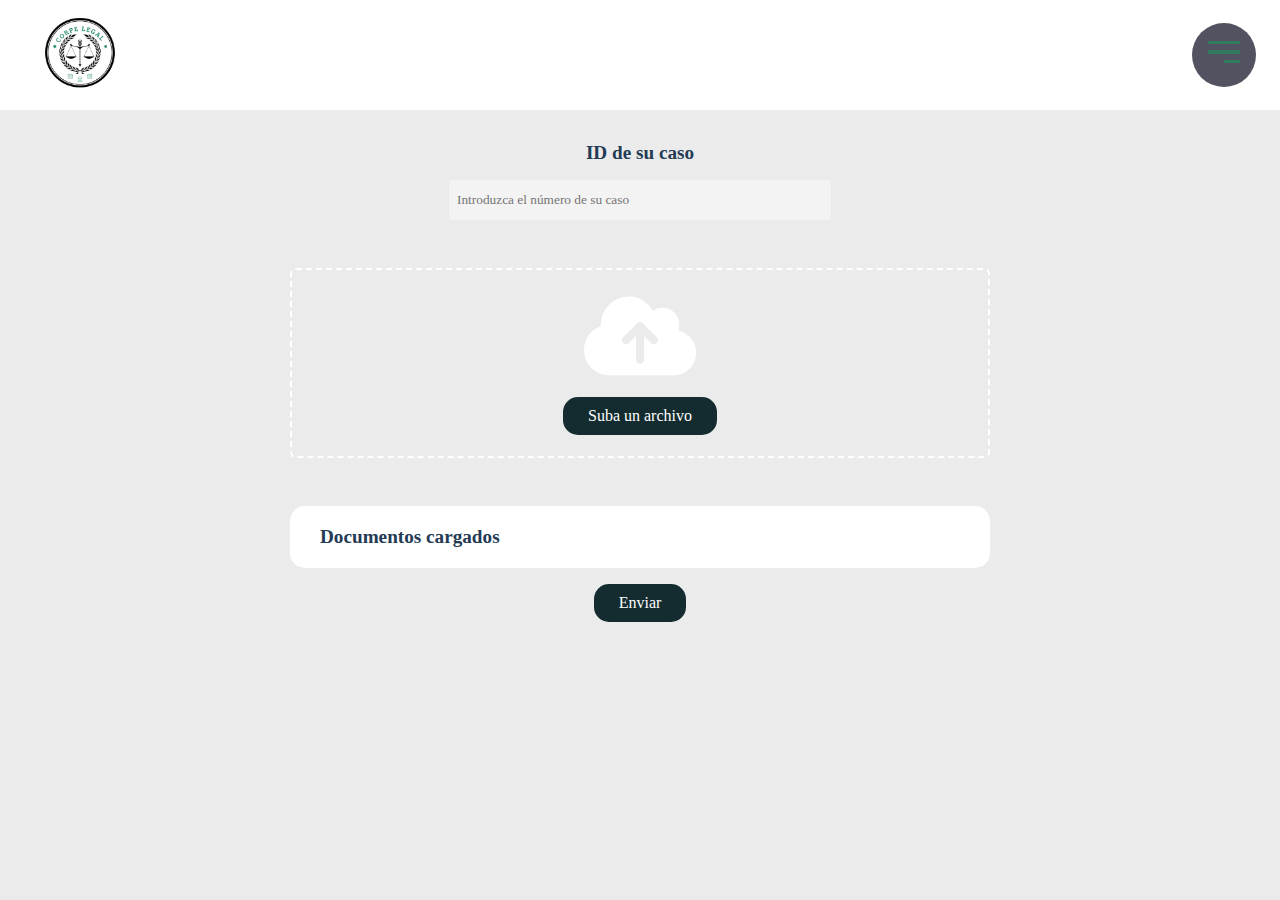
<file: documents.html>
<!DOCTYPE html>
<html lang="en">

<head>
    <meta charset="UTF-8">
    <meta name="viewport" content="width=device-width, initial-scale=1.0">
    <title>Documentación</title>
    <link rel="icon" href="assets/img/logo-corpe-legal.png" />
    <!-- Fuentes y estilos -->
    <link rel="stylesheet" href="assets/css/styles.css" />
    <link rel="stylesheet" href="assets/fonts/fontawesome-free-6.1.2-web/css/all.min.css" />
    <link rel="stylesheet" href="assets/fonts/playfair-display/" />
    <link rel="stylesheet" href="./assets/css/responsive.css" />

    <!-- Carga JS -->
    <script src="assets/js/including-menu.js"></script>
    <script src="assets/js/menu-mobile.js"></script>
    <script src="assets/js/navbar-fixed.js"></script>
    <script src="assets/js/documentfiles.js"></script>

</head>

<body>
    <!-- Menú navegación responsive -->
    <div class="menu-mobile"></div>

    <div class="layout">
        <!-- Header con navegador -->
        <section class="layout__header"></section>

        <!-- Entrada de documentos. -->

        <form class="form__documents" action="">
            <h3 class="documents__title">ID de su caso</h3>
            <input type="number" class="documents__input" placeholder="Introduzca el número de su caso" />
            <section class="layout__dragdrop">
                <label for="file" class="dragdrop__icon-container">
                    <i class="dragdrop__icon fa-solid fa-cloud-arrow-up"></i>
                    <label for="file" class="dragdrop__text--button">Suba un archivo</label>
                    <input type="file" name="file" id="file" class="dragdrop__file" hidden>
                </label>
            </section>

            <!-- Muestra de documentos cargados. -->
            <section class="layout__uploadDocuments" id="layout__uploadDocuments">
                <h3 class="uploadDocuments__title">Documentos cargados</h3>
                <!--
                <div class="uploadDocuments__showfilebox"> 
                    <div class="uploadDocuments__left">
                        <span class="filetype">PDF</span>
                        <h3>Documento.pdf</h3>
                    </div>
                    <div class="uploadDocuments__right">
                        <i class="uploadDocuments__icon fa-solid fa-x"></i>
                    </div> 
                </div>
                -->
            </section>
            <button class="form__button">Enviar</button>
        </form>

        <!-- Footer que contiene ??? -->
        <footer class="layout__footer" style="display: flex; align-items: center; justify-content: center;">
        </footer>

        <!-- JS code -->
        <script>
            //Permite que, al ocultar el input con html, continúe funcionando la transferencia de archivos.
            document.addEventListener('dragover', (e) => {
                e.preventDefault()
            });
            document.addEventListener('drop', (e) => {
                document.getElementById('file').files = e.dataTransfer.files;
                e.preventDefault()
            });
        </script>
    </div>
</body>

</html>
</file>
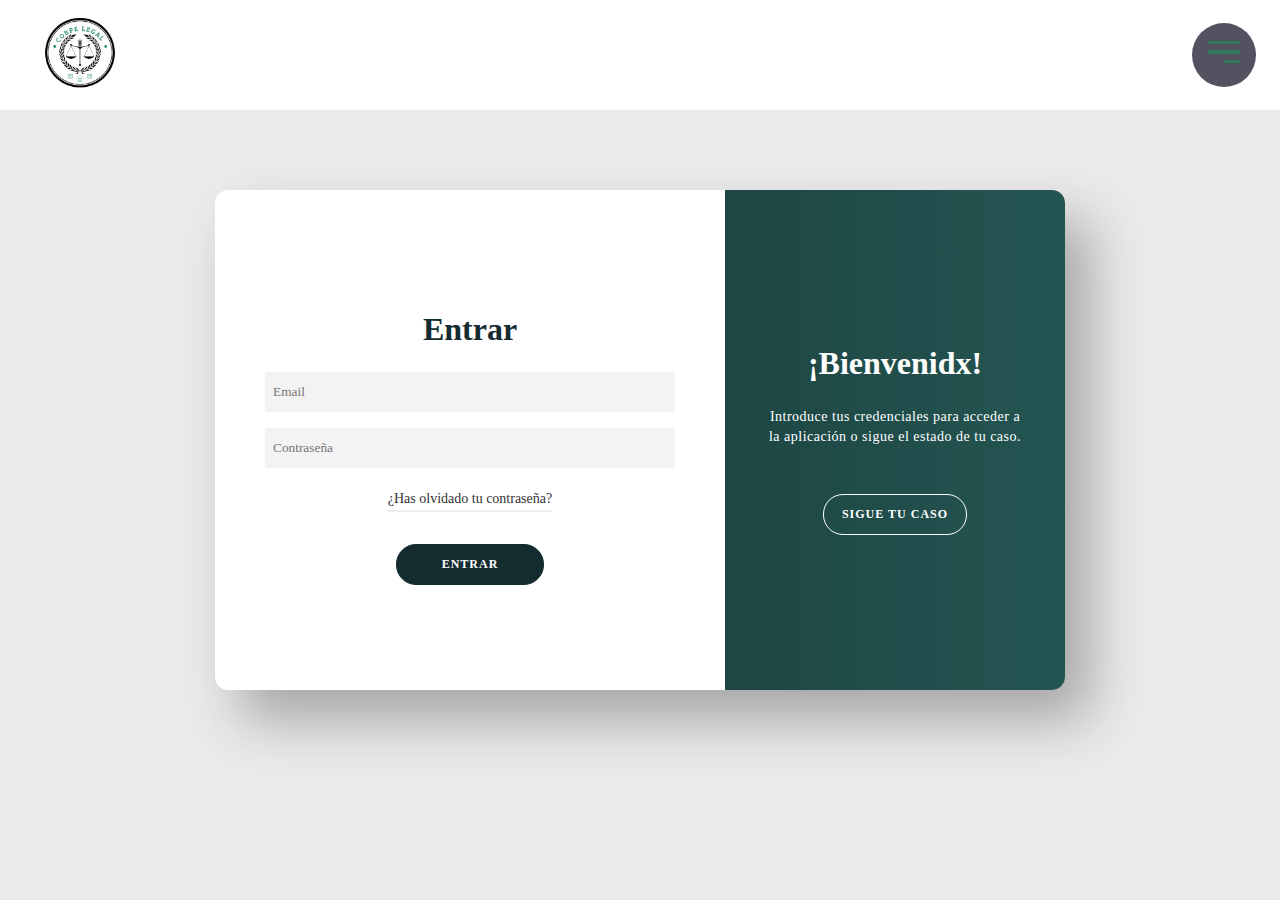
<file: login.html>
<!DOCTYPE html>
<html lang="en">

<head>
    <meta charset="UTF-8">
    <meta name="viewport" content="width=device-width, initial-scale=1.0">
    <title>Login</title>
    <link rel="icon" href="assets/img/logo-corpe-legal.png" />
    <!-- Fuentes y estilos -->
    <link rel="stylesheet" href="assets/css/styles.css" />
    <link rel="stylesheet" href="assets/fonts/fontawesome-free-6.1.2-web/css/all.min.css" />
    <link rel="stylesheet" href="assets/fonts/playfair-display/" />
    <link rel="stylesheet" href="./assets/css/responsive.css" />

    <!-- Carga JS -->
    <script src="assets/js/including-menu.js"></script>
    <script src="assets/js/menu-mobile.js"></script>
    <script src="assets/js/navbar-fixed.js"></script>

</head>

<body>
    <!-- Menú navegación responsive -->
    <div class="menu-mobile">
    </div>

    <!-- Layout principal -->
    <div class="layout">
        <!-- Header con navegador -->
        <section class="layout__header">
        </section>

        <!-- Entrada de datos por formulario para validar credenciales de usuario o introducir nuevas credenciales. -->
        <div class="layout__login" id="container">

            <div class="login__form login__sign-in">
                <form class="login__form-to-send" action="#">
                    <h1 class="login__title">Entrar</h1>
                    <div class="form__login-infield">
                        <input class="form__login-input" type="email" placeholder="Email" name="email" />
                        <label class="form__login-label"></label>
                    </div>
                    <div class="form__login-infield">
                        <input class="form__login-input" type="password" placeholder="Contraseña" />
                        <label class="form__login-label"></label>
                    </div>
                    <a href="#" class="forgot">¿Has olvidado tu contraseña?</a>
                    <button class="form__login-button">Entrar</button>
                </form>
            </div>

            <div class="overlay-container" id="overlayCon">
                <div class="overlay">
                    <div class="overlay-panel overlay-right">
                        <h1 class="overlay-panel__title">¡Bienvenidx!</h1>
                        <p class="overlay-panel__text">Introduce tus credenciales para acceder a la aplicación o sigue
                            el estado de tu caso.</p>
                        <button onclick="window.location.href='mycase.html';" class="overlay-panel__button overlay-panel__button--login">Sigue tu caso</button>
                    </div>
                </div>
            </div>
        </div>

        <!-- Footer que contiene ??? -->
        <footer class="layout__footer" style="display: flex; align-items: center; justify-content: center;">
        </footer>
    </div>

</body>

</html>
</file>
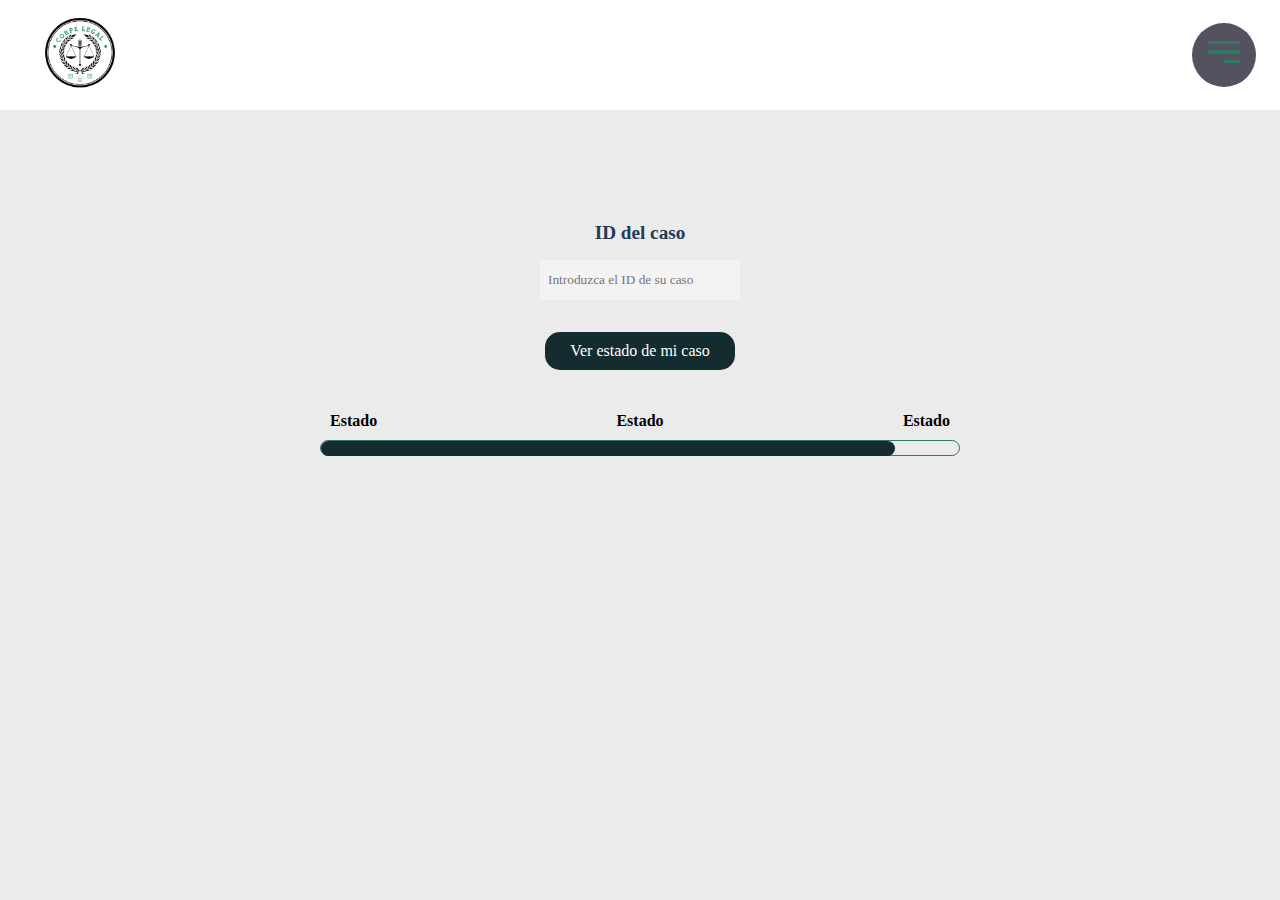
<file: mycase.html>
<!DOCTYPE html>
<html lang="en">

<head>
    <meta charset="UTF-8">
    <meta name="viewport" content="width=device-width, initial-scale=1.0">
    <title>¿Cómo va mi caso?</title>
    <link rel="icon" href="assets/img/logo-corpe-legal.png" />
    <!-- Fuentes y estilos -->
    <link rel="stylesheet" href="assets/css/styles.css" />
    <link rel="stylesheet" href="assets/fonts/fontawesome-free-6.1.2-web/css/all.min.css" />
    <link rel="stylesheet" href="assets/fonts/playfair-display/" />
    <link rel="stylesheet" href="./assets/css/responsive.css" />

    <!-- Carga JS -->
    <script src="assets/js/including-menu.js"></script>
    <script src="assets/js/menu-mobile.js"></script>
    <script src="assets/js/navbar-fixed.js"></script>
</head>

<body>
    <!-- Menú navegación responsive -->
    <div class="menu-mobile">
    </div>

    <!-- Layout principal -->
    <div class="layout">
        <!-- Header con navegador -->
        <section class="layout__header">
        </section>

        <!-- Mis casos. -->
        <section class="layout__mycase">

            <!-- Entrada de ID. -->
            <form class="form__mycase" action="">
                <h3 class="mycase__title">ID del caso</h3>
                <input type="number" class="mycase__input" placeholder="Introduzca el ID de su caso" />
                <button class="form__button">Ver estado de mi caso</button>
            </form>

            <!-- Estado del caso.-->
            <section class="mycase__progressbar">

                <div class="mycase__states">
                    <div class="states__state">Estado</div>
                    <div class="states__state">Estado</div>
                    <div class="states__state">Estado</div>
                </div>

                <div class="skills__progressbar">
                    <div class="skills__percentage skills__percentage--p9"></div>
                </div>
                
            </section>

        </section>

        <!-- Footer que contiene ??? -->
        <footer class="layout__footer" style="display: flex; align-items: center; justify-content: center;">
        </footer>

        <!-- JS code -->
        <script>
            //Permite que, al ocultar el input con html, continúe funcionando la transferencia de archivos.
            document.addEventListener('dragover', (e) => {
                e.preventDefault()
            });
            document.addEventListener('drop', (e) => {
                document.getElementById('file').files = e.dataTransfer.files;
                e.preventDefault()
            });
        </script>
        <script src="assets/script.js"></script>
    </div>
</body>

</html>
</file>
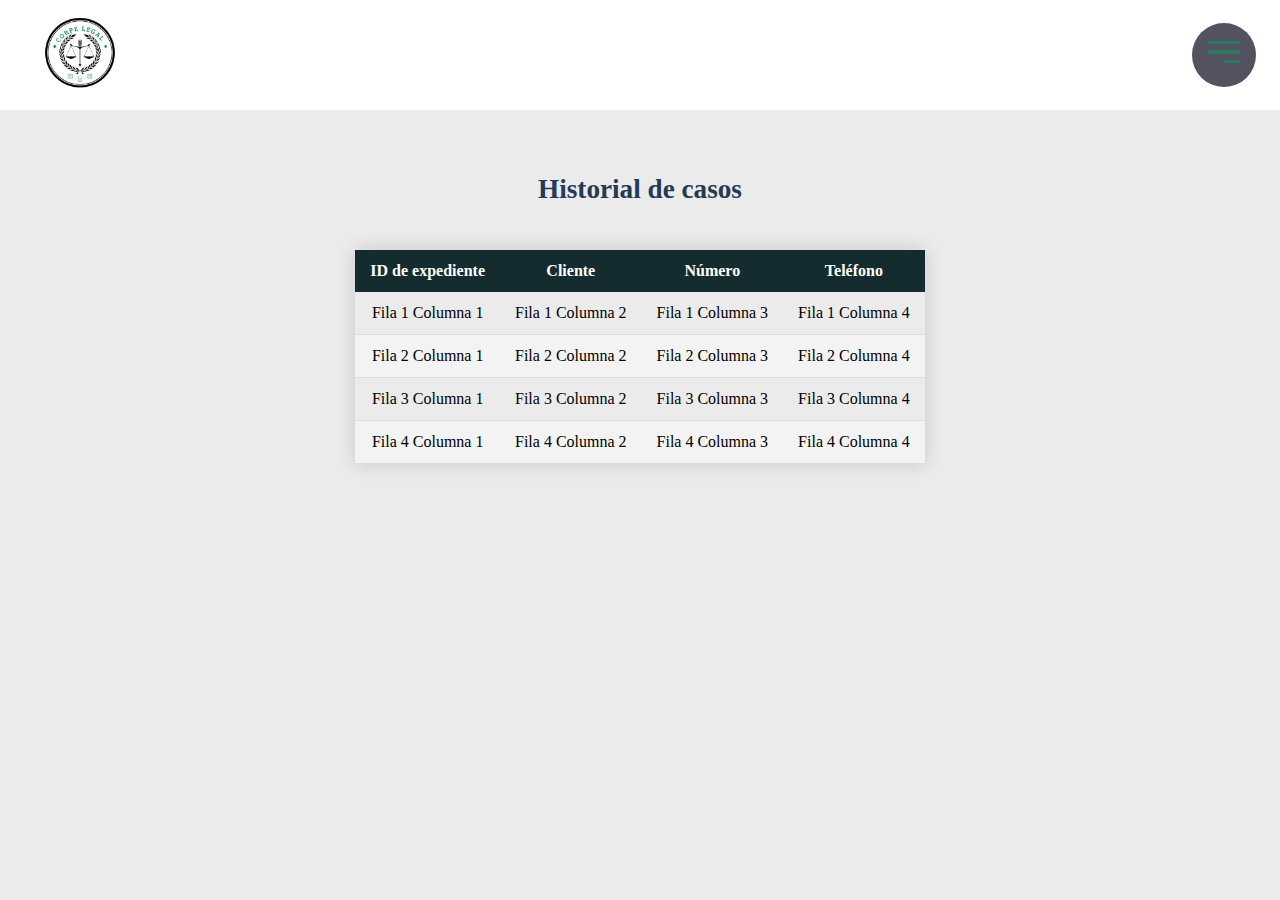
<file: record_cases.html>
<!DOCTYPE html>
<html lang="en">

<head>
    <meta charset="UTF-8">
    <meta name="viewport" content="width=device-width, initial-scale=1.0">
    <title>Cartera de Casos</title>
    <link rel="icon" href="assets/img/logo-corpe-legal.png" />
    <!-- Fuentes y estilos -->
    <link rel="stylesheet" href="assets/css/styles.css" />
    <link rel="stylesheet" href="assets/fonts/fontawesome-free-6.1.2-web/css/all.min.css" />
    <link rel="stylesheet" href="assets/fonts/playfair-display/" />
    <link rel="stylesheet" href="./assets/css/responsive.css" />

    <!-- Carga JS -->
    <script src="assets/js/including-menu.js"></script>
    <script src="assets/js/menu-mobile.js"></script>
    <script src="assets/js/navbar-fixed.js"></script>
    <script src="assets/js/modal.js"></script>
</head>

<body>
    <!-- Menú navegación responsive -->
    <div class="menu-mobile">
    </div>
    <div class="layout">

        <!-- Header con navegador -->
        <section class="layout__header">
        </section>

        <section class="layout__recordcases">

            <h3 class="recordcases__title">Historial de casos</h3>

            <div class="responsive__table">
                <table class="recordcases__table">
                    <thead>
                        <tr>
                            <th>ID de expediente</th>
                            <th>Cliente</th>
                            <th>Número</th>
                            <th>Teléfono</th>
                        </tr>
                    </thead>
                    <tbody>
                        <tr>
                            <td>Fila 1 Columna 1</td>
                            <td>Fila 1 Columna 2</td>
                            <td>Fila 1 Columna 3</td>
                            <td>Fila 1 Columna 4</td>
                        </tr>
                        <tr>
                            <td>Fila 2 Columna 1</td>
                            <td>Fila 2 Columna 2</td>
                            <td>Fila 2 Columna 3</td>
                            <td>Fila 2 Columna 4</td>
                        </tr>
                        <tr>
                            <td>Fila 3 Columna 1</td>
                            <td>Fila 3 Columna 2</td>
                            <td>Fila 3 Columna 3</td>
                            <td>Fila 3 Columna 4</td>
                        </tr>
                        <tr>
                            <td>Fila 4 Columna 1</td>
                            <td>Fila 4 Columna 2</td>
                            <td>Fila 4 Columna 3</td>
                            <td>Fila 4 Columna 4</td>
                        </tr>
                    </tbody>
                </table>

        </section>

        <!-- Footer que contiene ??? -->
        <footer class="layout__footer" style="display: flex; align-items: center; justify-content: center;">
        </footer>
    </div>

</body>

</html>
</file>
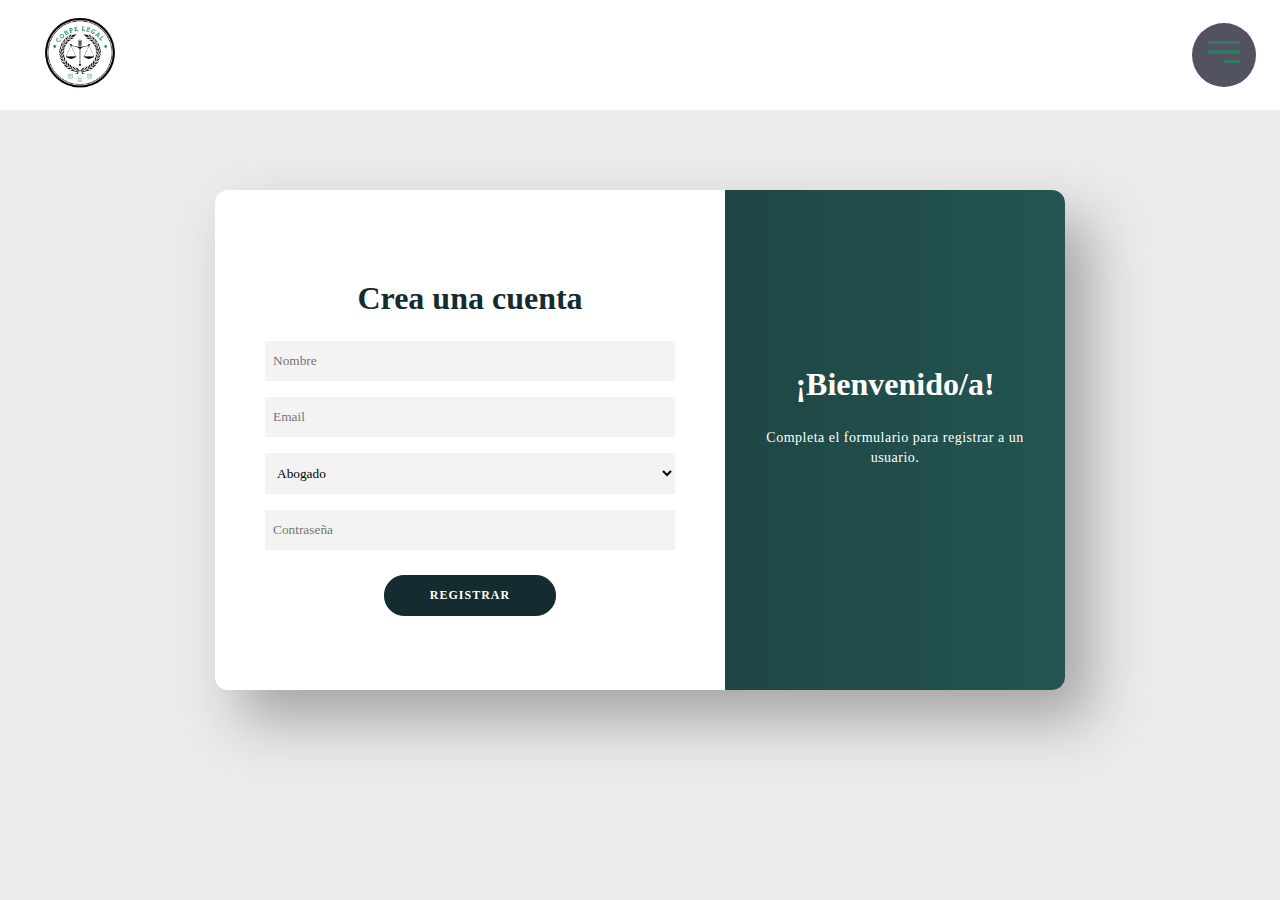
<file: register.html>
<!DOCTYPE html>
<html lang="en">

<head>
    <meta charset="UTF-8">
    <meta name="viewport" content="width=device-width, initial-scale=1.0">
    <title>Registro de usuarios</title>
    <link rel="icon" href="assets/img/logo-corpe-legal.png" />
    <!-- Fuentes y estilos -->
    <link rel="stylesheet" href="assets/css/styles.css" />
    <link rel="stylesheet" href="assets/fonts/fontawesome-free-6.1.2-web/css/all.min.css" />
    <link rel="stylesheet" href="assets/fonts/playfair-display/" />
    <link rel="stylesheet" href="./assets/css/responsive.css" />

    <!-- Carga JS -->
    <script src="assets/js/including-menu.js"></script>
    <script src="assets/js/menu-mobile.js"></script>
    <script src="assets/js/navbar-fixed.js"></script>
</head>

<body>
    <!-- Menú navegación responsive -->
    <div class="menu-mobile">
    </div>

    <!-- Layout principal -->
    <div class="layout">
        <!-- Header con navegador -->
        <section class="layout__header">
        </section>

        <!-- Entrada de datos por formulario para validar credenciales de usuario o introducir nuevas credenciales. -->
        <div class="layout__login" id="container">
            <div class="login__form login__sign-up">
                <form class="login__form-to-send" action="#">
                    <h1 class="login__title">Crea una cuenta</h1>

                    <div class="form__login-infield">
                        <input class="form__login-input" type="text" placeholder="Nombre" />
                        <label class="form__login-label"></label>
                    </div>
                    <div class="form__login-infield">
                        <input class="form__login-input" type="email" placeholder="Email" name="email" />
                        <label class="form__login-label"></label>
                    </div>
                    <div class="form__login-infield">
                        <select class="form__login-input" name="ocupation" placeholder="Ocupación" />
                            <option value="Abogado">Abogado</option>
                            <option value="Administrador">Administrador</option>
                            <option value="Perito">Comercial</option>
                        </select>
                    </div>
                    <div class="form__login-infield">
                        <input class="form__login-input" type="password" placeholder="Contraseña" />
                        <label class="form__login-label"></label>
                    </div>
                    <button class="form__login-button">Registrar</button>
                </form>
            </div>

            <div class="overlay-container" id="overlayCon">
                <div class="overlay">
                    <div class="overlay-panel overlay-right">
                        <h1 class="overlay-panel__title">¡Bienvenido/a!</h1>
                        <p class="overlay-panel__text">Completa el formulario para registrar a un usuario.</p>
                    </div>
                </div>
            </div>
        </div>

        <!-- Footer que contiene ??? -->
        <footer class="layout__footer" style="display: flex; align-items: center; justify-content: center;">
        </footer>

        <!-- JS code -->
        <script>
            const container = document.getElementById('container');
            const overlayCon = document.getElementById('overlayCon');
            const overlayBtn = document.getElementById('overlayBtn');

            overlayBtn.addEventListener('click', () => {
                container.classList.toggle('right-panel-active');

                overlayBtn.classList.remove('btnScaled');
                window.requestAnimationFrame(() => {
                    overlayBtn.classList.add('btnScaled');
                });

            });
        </script>
    </div>
    
</body>

</html>
</file>
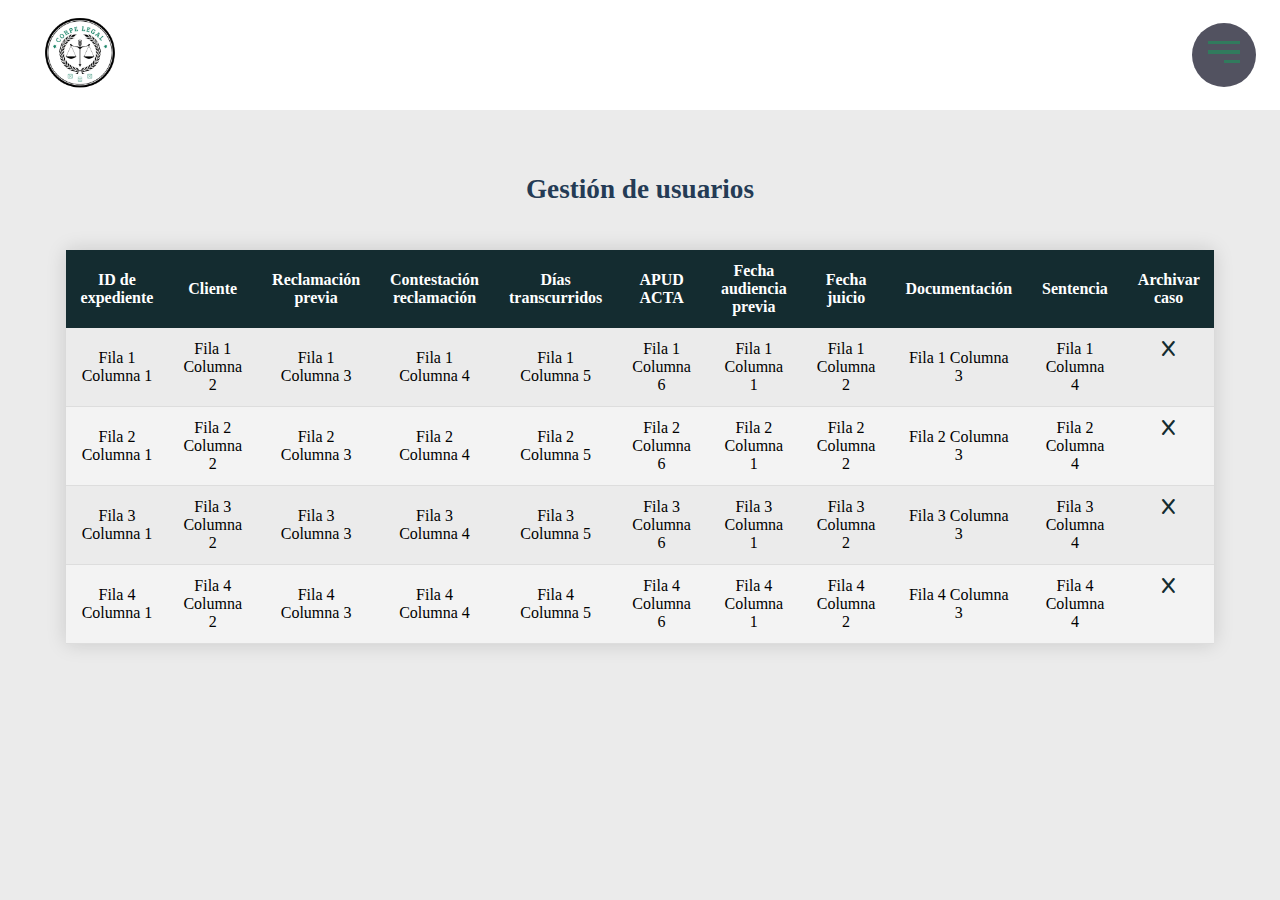
<file: user_management.html>
<!DOCTYPE html>
<html lang="en">

<head>
    <meta charset="UTF-8">
    <meta name="viewport" content="width=device-width, initial-scale=1.0">
    <title>Gestión de usuarios</title>
    <link rel="icon" href="assets/img/logo-corpe-legal.png" />
    <!-- Fuentes y estilos -->
    <link rel="stylesheet" href="assets/css/styles.css" />
    <link rel="stylesheet" href="assets/fonts/fontawesome-free-6.1.2-web/css/all.min.css" />
    <link rel="stylesheet" href="assets/fonts/playfair-display/" />
    <link rel="stylesheet" href="./assets/css/responsive.css" />

    <!-- Carga JS -->
    <script src="assets/js/including-menu.js"></script>
    <script src="assets/js/menu-mobile.js"></script>
    <script src="assets/js/navbar-fixed.js"></script>
    <script src="assets/js/removerow.js"></script>

</head>

<body>
    <!-- Menú navegación responsive -->
    <div class="menu-mobile">
    </div>

    <!-- Layout principal -->
    <div class="layout">
        <!-- Header con navegador -->
        <section class="layout__header">
        </section>

        <section class="layout__user-management">

            <h3 class="user-management__title">Gestión de usuarios</h3>

            <div class="responsive__table">
                <table class="user-management__table">
                    <thead>
                        <tr>
                            <th>ID de expediente</th>
                            <th>Cliente</th>
                            <th>Reclamación previa</th>
                            <th>Contestación reclamación</th>
                            <th>Días transcurridos</th>
                            <th>APUD ACTA</th>
                            <th>Fecha audiencia previa</th>
                            <th>Fecha juicio</th>
                            <th>Documentación</th>
                            <th>Sentencia</th>
                            <th>Archivar caso</th>
                        </tr>
                    </thead>
                    <tbody>
                        <tr>
                            <td>Fila 1 Columna 1</td>
                            <td>Fila 1 Columna 2</td>
                            <td>Fila 1 Columna 3</td>
                            <td>Fila 1 Columna 4</td>
                            <td>Fila 1 Columna 5</td>
                            <td>Fila 1 Columna 6</td>
                            <td>Fila 1 Columna 1</td>
                            <td>Fila 1 Columna 2</td>
                            <td>Fila 1 Columna 3</td>
                            <td>Fila 1 Columna 4</td>
                            <td class="user-management__iconContainer"><i
                                    class="user-management__icon fa-solid fa-x"></i>
                            </td>
                        </tr>
                        <tr>
                            <td>Fila 2 Columna 1</td>
                            <td>Fila 2 Columna 2</td>
                            <td>Fila 2 Columna 3</td>
                            <td>Fila 2 Columna 4</td>
                            <td>Fila 2 Columna 5</td>
                            <td>Fila 2 Columna 6</td>
                            <td>Fila 2 Columna 1</td>
                            <td>Fila 2 Columna 2</td>
                            <td>Fila 2 Columna 3</td>
                            <td>Fila 2 Columna 4</td>
                            <td class="user-management__iconContainer"><i
                                    class="user-management__icon fa-solid fa-x"></i>
                            </td>
                        </tr>
                        <tr>
                            <td>Fila 3 Columna 1</td>
                            <td>Fila 3 Columna 2</td>
                            <td>Fila 3 Columna 3</td>
                            <td>Fila 3 Columna 4</td>
                            <td>Fila 3 Columna 5</td>
                            <td>Fila 3 Columna 6</td>
                            <td>Fila 3 Columna 1</td>
                            <td>Fila 3 Columna 2</td>
                            <td>Fila 3 Columna 3</td>
                            <td>Fila 3 Columna 4</td>
                            <td class="user-management__iconContainer"><i
                                    class="user-management__icon fa-solid fa-x"></i>
                            </td>
                        </tr>
                        <tr>
                            <td>Fila 4 Columna 1</td>
                            <td>Fila 4 Columna 2</td>
                            <td>Fila 4 Columna 3</td>
                            <td>Fila 4 Columna 4</td>
                            <td>Fila 4 Columna 5</td>
                            <td>Fila 4 Columna 6</td>
                            <td>Fila 4 Columna 1</td>
                            <td>Fila 4 Columna 2</td>
                            <td>Fila 4 Columna 3</td>
                            <td>Fila 4 Columna 4</td>
                            <td class="user-management__iconContainer"><i
                                    class="user-management__icon fa-solid fa-x"></i>
                            </td>
                        </tr>
                    </tbody>
                </table>
            </div>

        </section>

        <!-- Footer que contiene ??? -->
        <footer class="layout__footer" style="display: flex; align-items: center; justify-content: center;">
        </footer>
    </div>

</body>

</html>
</file>
<file: assets/css/styles.css>
/* Estilos generales */
:root {
    --color--primary: #ffffff;
    --color-secondary: rgb(49, 122, 93);
    --color-text: #1c1b1b;
    --color-bg-user-cards: #dfdbdb;
    --linear-grad: linear-gradient(to right, #14302f, #245552);
    --grad-clr1: #142c30;
    --grad-clr2: #243B55;
    --bg-color: #ebebeb;
    --color-text-description: #99A1AA;
    --color-hover-dark: #303035;
    --color-borders: #E3E6E9;
    --color-text-body: #525260;
}

* {
    font-family: cinzel, serif;
    text-decoration: none;
    list-style-type: none;
    padding: 0px;
    margin: 0px;
    box-sizing: border-box;
}

body {
    margin: 0;
    width: 100%;
    height: auto;
    overflow-x: hidden;
    background-color: var(--bg-color);
}

th,
td {
    text-align: center;
}

.layout,
.layout__accounting,
.layout__cases,
.layout__recordcases,
.layout__user-management,
.layout__clientfile,
.layout__calendar {
    width: 100%;
    display: flex;
    flex-direction: column;
    align-items: center;
    justify-content: center;
}

.layout__header {
    width: 100%;
    background-color: var(--color--primary);
}

.layout__menu {
    width: 100%;
    border-bottom: var(--color-secondary);
}

.layout__states {
    width: 100%;
    display: grid;
    display: grid;
    grid-template-columns: repeat(4, 1fr);
    align-items: flex-start;
    justify-content: center;
    margin: 2rem;
}

.layout__footer,
.layout__mycase {
    width: 100%;
}

.layout__mycase {
    width: 50%;
    margin: 5rem;
}

.layout__accounting,
.layout__cases,
.layout__recordcases,
.layout__user-management {
    margin: 4rem;
}

.layout__cases,
.layout__recordcases {
    margin-bottom: 2rem;
}

.layout__calendar {
    flex-direction: column;
    gap: 4rem;
    padding: 4rem;
}

.calendar__container{
    border-radius: 20px;
    width: 60%;
    height: 600px;
}

.layout__cases--documentation {
    margin-top: 0;
}


/* Navegador */
.layout__menu {
    width: 100%;
    padding: 3.5rem 3rem;
}

.menu__navbar {
    display: flex;
    flex-direction: row;
    justify-content: space-between;
    align-items: center;
    padding: 0 1.5rem;
    /*Centrado en el eje y.*/
}

.menu__navbar--fixed {
    position: fixed;
    top: 0;
    right: 0;
    left: 0;
    z-index: 9;
    background-color: var(--color--primary);
    box-shadow: 0px 2px 10px 0 rgba(0, 0, 0, 10%);

}

.navbar__logo {
    width: 80px;
}

.navbar__logo-light {
    margin: 1rem;
    width: 100%;
}

.nav__list {
    display: flex;
    flex-direction: row;
    justify-content: center;
}

.nav__item {
    position: relative;
    margin: 0 2.4rem;
    /*Se puede hacer con gap:2.4rem en nav__list pero distancia menos.*/
}

.nav__title {
    position: relative;
    display: inline-block;
    /*En línea.*/
    font-weight: 500;
    color: var(--color-text);
    line-height: 6rem;
    /*NECESARIO para que al desplazarnos por los submenús el submenú no desaparezca. Descuadrará ligeramente la posición por lo que se debe reajustar.*/
    transition: all 300ms ease-in-out;
}

.nav__icon {
    font-size: 1rem;
    font-weight: bold;
    padding-left: 0.2rem;
    vertical-align: middle;
    /*Hereda el font-weight del eelemento madre.*/
}

/*Estilos hover menú desplegable*/
.nav__title:hover {
    color: var(--color-primary);
}

.nav__title::before {
    /*Pseudoelemento creado en css*/
    content: "";
    height: 0.2rem;
    width: 0%;
    /*Se da visibilidad, si está en 0 no. Al hacer hover se verá como se alarga la línea.*/
    background-color: var(--color-secondary);
    position: absolute;
    bottom: 1.2rem;
    left: 0;
    opacity: 0;
    transition: all 350ms linear;
    /*500ms solo para que la transición sea más inmediata.*/
}

.nav__title:hover::before {
    /*Efecto*/
    width: 100%;
    opacity: 1;
}

.nav__submenu {
    display: block;
    /*Se ocultan momentáneamente mientras se coloca el menú con none.*/
    position: absolute;
    top: 100%;
    /*Aparece naturalmente, se fuerza igualmente con 100%.*/
    left: 2rem;
    min-width: 19rem;
    /*De esta manera no se separan en dos líneas (Diseño Web y no Diseño /n Web)*/
    /*border: 1px solid red; Al inciio para diferenciar el contenedor*/
    padding: 0.5rem 1rem;
    border-radius: 4px;
    background-color: var(--color--primary);
    box-shadow: 0px 13px 48px 0 rgba(0, 0, 0, 15%);
    opacity: 0;
    /*Para lograr el efecto*/
    visibility: hidden;
    /*Oculto, así no se podrán clickar los elementos.*/
    transition: all 300ms ease-in-out;
}

.submenu__item {
    opacity: 0;
    /*Importante para que se vea la animación posterior*/
    transform: translateX(2rem);
    transition: all 100ms ease-in-out;

}

.submenu__title {
    display: block;
    position: relative;
    font-size: 1rem;
    /*text-transform: capitalize;*/
    text-decoration: none;
    font-weight: 500;
    color: var(--color-text);
    padding: 0.7rem 1.5rem;
    transition: all 300ms ease-in-out;
}

/*Aparecen los títulos del submenú de manera escalonada.*/
.submenu__item:nth-child(1) {
    /*Selección del hijo que se necesite*/
    transition-delay: 100ms;
}

.submenu__item:nth-child(2) {
    transition-delay: 200ms;
}

.submenu__item:nth-child(3) {
    transition-delay: 300ms;
}

.submenu__item:nth-child(4) {
    transition-delay: 400ms;
}

.submenu__item:nth-child(5) {
    transition-delay: 500ms;
}

.submenu__item:nth-child(6) {
    transition-delay: 600ms;
}

.submenu__item:nth-child(7) {
    transition-delay: 700ms;
}

.submenu__item:nth-child(8) {
    transition-delay: 800ms;
}

.submenu__item:nth-child(9) {
    transition-delay: 900ms;
}

.nav__item:hover>.nav__submenu {
    opacity: 1;
    visibility: visible;
    z-index: 999;
    left: 0;
}

.nav__item:hover .submenu__item {
    opacity: 1;
    transform: translateX(0);
}

.submenu__title:hover {
    color: var(--color-secondary);
}

.submenu__title::after {
    content: "";
    height: 0.1rem;
    width: 0;
    background-color: var(--color-primary);
    position: absolute;
    top: 50%;
    left: 0;
    transition: all 300ms ease-in-out;
}

.submenu__title:hover::after {
    width: 100%;
}

/* Secciones de los estados */
.states__pendiente,
.states__archivado,
.states__en-proceso,
.states__estudio {
    display: flex;
    align-items: center;
    justify-content: center;
    flex-direction: column;
}

.states__pendiente,
.states__en-proceso,
.states__estudio {
    width: 100%;
    border-right: 1px solid var(--color-bg-user-cards);
    padding: 2rem;
    border-radius: 15px;
}

.states__archivado {
    width: 95%;
    padding: 2rem;
    border-radius: 15px;
}

/* Tarjetas de usuario */
.states__title {
    color: var(--grad-clr1);
    font-size: 1rem;
    font-weight: 700;
}

.states__card {
    width: 100%;
    display: flex;
    justify-content: center;
    align-items: center;
    flex-direction: column;
    background: var(--color--primary);
    padding: 1rem;
    padding-bottom: 1.5rem;
    margin-top: 1rem;
    border-radius: 15px;
}

.card__header {
    width: 100%;
    display: flex;
    justify-content: space-around;
    align-items: center;
}

.users__list {
    display: flex;
    justify-content: center;
    align-items: center;
    flex-direction: column;
}


/* LOGIN / REGISTER / Formularios emergentes */

.layout__login {
    position: relative;
    width: 850px;
    height: 500px;
    margin: 5rem;
    background-color: #ffffff;
    box-shadow: 25px 30px 55px #5557;
    border-radius: 13px;
    overflow: hidden;
}

.login__form,
.cases__form,
.accounting__form,
.clientfile__form,
.notes__form {
    position: absolute;
    width: 60%;
    height: 100%;
}

.cases__form,
.accounting__form,
.clientfile__form,
.notes__form {
    z-index: 5;
    display: none;
    width: 40%;
    height: 660px;
    background-color: var(--color--primary);
    box-shadow: 25px 30px 55px #5557;
    border-radius: 13px;
    top:2rem;
}

.clientfile__form{
    height: 740px;
    top: 0.5rem;
}

.accounting__form{
    height: 730px;
    top: 1rem;
}

.notes__form{
    background-color: #fff;
    height: 300px;
    top: 10rem;
}

textarea{
    max-width: 100%;
    max-height: 110px;
}

.login__sign-up {
    z-index: 1;
}

.login__sign-in {
    z-index: 2;
}

/* Etiqueta form */
.login__form-to-send,
.cases__form-to-send,
.accounting__form-to-send,
.clientfile__form-to-send,
.notes__form-to-send {
    height: 100%;
    display: flex;
    flex-direction: column;
    align-items: center;
    justify-content: center;
    padding: 0px 50px;
}

.overlay-panel__title,
.login__title {
    color: var(--grad-clr1);
}

.login__title {
    margin: 1rem;
    text-align: center;
}

.form__social-container {
    margin: 20px 0px;
}

.social-container a {
    border: 1px solid #DDD;
    border-radius: 50%;
    display: inline-flex;
    justify-content: center;
    align-items: center;
    margin: 0px 5px;
    height: 40px;
    width: 40px;
}

.form__login-span,
.menu__overlay {
    font-size: 12px;
}

.form__login-infield,
.form__cases-infield,
.form__accounting-infield,
.form__clientfile-infield,
.form__notes-infield {
    position: relative;
    margin: 8px 0px;
    width: 100%;
}

.form__login-input,
.form__cases-input,
.form__accounting-input,
.form__clientfile-input,
.form__notes-textarea {
    width: 100%;
    padding: 12px 8px;
    background-color: #f3f3f3;
    border: none;
    outline: none;
}

.form__login-label,
.form__cases-label,
.form__accounting-label,
.form__clientfile-label,
.form__notes-label {
    position: absolute;
    left: 50%;
    top: 100%;
    transform: translateX(-50%);
    width: 0%;
    height: 2px;
    background-color: var(--linear-grad);
    transition: 0.3s;
}

.form__login-input:focus~.form__login-label,
.form__cases-input:focus~.form__cases-label,
.form__accounting-input:focus~.form__accounting-label,
.form__clientfile-input:focus~.form__clientfile-label,
.form__notes-textarea:focus~.form__notes-label {
    width: 100%;
}

.social-container__social,
.forgot {
    color: #333;
    font-size: 14px;
    text-decoration: none;
    margin: 15px 0px;
}

.forgot {
    padding-bottom: 3px;
    border-bottom: 2px solid #EEE;
}

.form__login-button,
.form__cases-button,
.form__accounting-button,
.form__clientfile-button,
.form__notes-button,
.overlay-panel__button,
.info__modify-button,
.info__modify-button--notes,
.cases__modify-button,
#overlayBtn {
    border-radius: 20px;
    border: 1px solid var(--grad-clr1);
    background: var(--grad-clr1);
    color: #fff;
    font-size: 12px;
    font-weight: bold;
    padding: 12px 45px;
    letter-spacing: 1px;
    text-transform: uppercase;
    transition: all 300ms ease-in-out;
    cursor: pointer;
}

.overlay-panel__button:hover,
.info__modify-button:hover,
.info__modify-button--notes:hover,
.cases__modify-button:hover,
.form__cases-button:hover,
.form__accounting-button:hover,
.form__clientfile-button:hover,
.form__notes-button:hover {
    opacity: 0.7;
}

.login__form button {
    margin-top: 17px;
    transition: 250ms ease-in;
}

.login__form button:hover {
    background-color: #fff;
    color: var(--grad-clr1);
}

.form__cases-button,
.form__accounting-button,
.form__clientfile-button,
.form__notes-button{
    margin-top: 2rem;
}

.cases__xicon,
.accounting__xicon,
.clientfile__xicon,
.notes__xicon{
    position: absolute;
    font-size: 1rem;
    top: 1rem;
    right: 1rem;
    cursor: pointer;
    transition: 300ms ease-in-out;
}

.cases__xicon:hover,
.accounting__xicon:hover,
.clientfile__xicon:hover,
.notes__xicon:hover{
    opacity: 0.7;
}

.overlay-container {
    position: absolute;
    top: 0;
    left: 60%;
    width: 40%;
    height: 100%;
    overflow: hidden;
    transition: transform 0.6s ease-in-out;
    z-index: 9;
}

#overlayBtn {
    cursor: pointer;
    position: absolute;
    left: 50%;
    top: 304px;
    transform: translateX(-50%);
    width: 143.67px;
    height: 40px;
    border: 1px solid #fff;
    background: transparent;
    border-radius: 20px;
}

.overlay {
    position: relative;
    background: var(--linear-grad);
    /* linear grad */
    color: #fff;
    left: -150%;
    height: 100%;
    width: 250%;
    transition: transform 0.6 ease-in-out;
}

.overlay-panel {
    position: absolute;
    display: flex;
    align-items: center;
    justify-content: center;
    flex-direction: column;
    padding: 0px 40px;
    text-align: center;
    height: 100%;
    width: 340px;
    transition: 0.6s ease-in-out;
}

.overlay-left {
    right: 60%;
    transform: translateX(-12%);
}

.overlay-right {
    right: 0;
    transform: translateX(0%);
}

.overlay-panel h1 {
    color: #fff;
}

.overlay-panel__text {
    font-size: 14px;
    font-weight: 300;
    line-height: 20px;
    letter-spacing: 0.5px;
    margin: 25px 0px 35px;
    margin-bottom: 47px;
}

.overlay-panel__button--login{
    border: 1px solid #fff;
    background: transparent;
    padding: 12px 18px;
}

/* Toggles para deslizar las pantallas con js. */
.right-panel-active .overlay-container {
    transform: translateX(-150%);
}

.right-panel-active .overlay {
    transform: translateX(50%);
}

.right-panel-active .overlay-left {
    transform: translateX(25%);
}

.right-panel-active .overlay-right {
    transform: translateX(35%);
}

.right-panel-active .login__sign-in {
    transform: translateX(20%);
    opacity: 0;
}

.right-panel-active .login__sign-up {
    transform: translateX(66.7%);
    opacity: 1;
    z-index: 5;
    animation: show 0.6s;
}

@keyframes show {

    0%,
    50% {
        opacity: 0;
        z-index: 1;
    }

    50.1%,
    100% {
        opacity: 1;
        z-index: 5;
    }
}

.btnScaled {
    animation: scaleBtn 0.6s;
}

/* Suaviza la transición que desliza las opciones. */
@keyframes scaleBtn {
    0% {
        width: 143.67px;
    }

    50% {
        width: 143.67px;
    }

    100% {
        width: 143.67px;
    }
}


/* Documents: zona de drag and drop*/
.form__documents,
.form__mycase {
    display: flex;
    align-items: center;
    justify-content: center;
    flex-direction: column;
    margin: 2rem;
}

.layout__dragdrop {
    border: 2px dashed var(--color--primary);
    border-radius: 15px;
    height: 190px;
    /*350*/
    width: 700px;
    border-radius: 6px;
    display: flex;
    align-items: center;
    justify-content: center;
    flex-direction: column;
    margin: 2rem;
    margin-bottom: 3rem;
}

.layout__dragdrop.active {
    border: 2px solid var(--color--primary);
}

.dragdrop__icon-container {
    width: 100%;
    height: 100%;
    display: flex;
    justify-content: center;
    align-items: center;
    flex-direction: column;
}

.dragdrop__icon {
    font-size: 90px;
    color: var(--color--primary);
}

.dragdrop__text {
    font-size: 1.7rem;
    font-weight: 500;
}

.dragdrop__text--o {
    font-size: 1.4rem;
    font-weight: 500;
    color: var(--color--primary);
    margin: 1 rem 0 1.5rem 0;
}

.dragdrop__text--button,
.form__button {
    margin-top: 1rem;
    padding: 10px 25px;
    border-radius: 15px;
    background-color: var(--grad-clr1);
    color: var(--color--primary);
    cursor: pointer;
}

.dragdrop__text--button:hover,
.form__button:hover {
    opacity: 0.8;
}

.form__button {
    font-size: 1rem;
    border: none;
}

/* Estilos de la sección de documentos y mycase.html */
.layout__uploadDocuments {
    max-width: 700px;
    background-color: var(--color--primary);
    padding: 20px 30px;
    width: 100%;
    border-radius: 15px;
}

.uploadDocuments__title,
.documents__title,
.mycase__title,
.accounting__title,
.cases__title,
.recordcases__title,
.clientfile__title,
.user-management__title {
    font-size: 1.2rem;
    font-weight: 700;
    color: var(--grad-clr2);
}

.accounting__title,
.cases__title,
.recordcases__title,
.clientfile__title,
.user-management__title {
    font-size: 1.7rem;
    margin-bottom: 20px;
}

.documents__input,
.mycase__input,
.users__options {
    width: 50%;
    padding: 12px 8px;
    background-color: #f3f3f3;
    border: none;
    outline: none;
    margin: 1rem;
}

.users__options {
    margin: 0;
}

.mycase__input {
    width: 200px;
}

.uploadDocuments__showfilebox {
    display: flex;
    align-items: center;
    justify-content: space-between;
    margin: 10px 0;
    padding: 10px 15px;
    box-shadow: #0000000d 0px 0px 0px 1px,
        #d1d5db3d 0px 0px 0px 1px inset;
}

.uploadDocuments__left {
    display: flex;
    align-items: center;
    flex-wrap: wrap;
    gap: 10px;
}

.filetype {
    background-color: var(--grad-clr1);
    color: var(--color--primary);
    padding: 3px 10px;
    border-radius: 5px;
    font-size: 1rem;
    text-transform: uppercase;
}

.uploadDocuments__left h3 {
    font-weight: 600;
    font-size: 1rem;
}

.uploadDocuments__icon,
.user-management__icon,
.clientfile__icon {
    color: var(--grad-clr1);
    font-size: 17px;
    cursor: pointer;
}

/* Estilos de la timeline que muestra los estados en el que se encuentran los casos. */
.mycase__states {
    display: flex;
    align-items: center;
    justify-content: space-between;
    padding: 10px 10px;
}

.states__state {
    font-size: 1rem;
    font-weight: 700;
}

.skills__progressbar {
    /*width: 100%; No es necesario si no se pone display: inline-block;*/
    height: 1rem;
    border: 1px solid var(--color-secondary);
    border-radius: 1rem;
    background-color: var(--color-principal);
    margin-bottom: 1.5rem;
}

.skills__percentage {
    width: 40%;
    height: 0.9rem;
    background-color: var(--grad-clr1);
    border: 2px solid var(--color-principal);
    border-radius: 1rem;
}

/*Modificadores de procentaje para el nivel de la progressbar.*/
.skills__percentage--p1 {
    width: 10%;
}

.skills__percentage--p2 {
    width: 20%;
}

.skills__percentage--p3 {
    width: 30%;
}

.skills__percentage--p4 {
    width: 40%;
}

.skills__percentage--p5 {
    width: 50%;
}

.skills__percentage--p6 {
    width: 60%;
}

.skills__percentage--p7 {
    width: 70%;
}

.skills__percentage--p8 {
    width: 80%;
}

.skills__percentage--p9 {
    width: 90%;
}

.skills__percentage--p10 {
    width: 100%;
}

/* Contabilidad */

.accounting__table,
.cases__table,
.recordcases__table,
.user-management__table {
    border-collapse: collapse;
    margin: 25px 70px;
    font-size: 1em;
    min-width: 400px;
    border-radius: 5px 5px 0 0;
    overflow: hidden;
    box-shadow: 0 0 20px rgba(0, 0, 0, 15%);
    overflow-x: auto;
    /* Añadir scroll */
}

.cases__table--documentation {
    width: 60%;
}

.accounting__table thead tr,
.cases__table thead tr,
.recordcases__table thead tr,
.user-management__table thead tr {
    background-color: var(--grad-clr1);
    color: var(--color--primary);
    text-align: left;
    font-weight: bold;
}

.accounting__table th,
.accounting__table td,
.cases__table th,
.cases__table td,
.recordcases__table th,
.recordcases__table td,
.user-management__table th,
.user-management__table td {
    padding: 12px 15px;
}

.accounting__table tbody tr,
.cases__table tbody tr,
.recordcases__table tbody tr,
.user-management__table tbody tr {
    border-bottom: 1px solid #dddddd;
}

.accounting__table tbody tr:nth-of-type(even),
.cases__table tbody tr:nth-of-type(even),
.recordcases__table tbody tr:nth-of-type(even),
.user-management__table tbody tr:nth-child(even) {
    background-color: #f3f3f3;
}

/* Iconos para eliminar filas en user__management. */
.user-management__iconContainer {
    display: flex;
    align-items: center;
    justify-content: center;
}

/* Ficha de cliente. */
.clientfile__container {
    width: 85%;
    height: 525px;
    min-height: 525px;
    min-width: 1200px;
    display: grid;
    grid-template-areas:
        'title title'
        'info notes';
    grid-template-columns: 45% 55%;
    grid-template-rows: 15% 90%;
    gap: 10px;
    background-color: var(--color--primary);
    margin-top: 4rem;
    border-radius: 50px;
    box-shadow: 0 0 20px rgba(0, 0, 0, 15%);
    overflow: hidden;
}

.clientfile__title {
    position: relative;
    width: 100%;
    grid-area: title;
    padding-bottom: 2rem;
    display: flex;
    justify-content: center;
    align-items: center;
    padding: 1rem;
}

.clientfile__username,
.card__username {
    font-size: 1.2rem;
    font-weight: 700;
    padding-left: 10px;
    color: var(--grad-clr1);
}

.card__username {
    font-size: 0.9rem;
}

.clientfile__icon {
    color: var(--color-text-);
    font-size: 1.5rem;
}

.clientfile__title::after {
    content: "";
    position: absolute;
    bottom: 0;
    left: 50%;
    width: 90%;
    height: 1px;
    background-color: var(--grad-clr1);
    transform: translateX(-50%);
    /* Ajusta el punto de inicio para centrar el borde */
}

.clientfile__info {
    display: flex;
    justify-content: center;
    align-items: flex-start;
    flex-direction: row;
    width: 100%;
    grid-area: info;
    gap: 3rem;
    padding: 1rem;
}

.clientfile__notes {
    display: flex;
    justify-content: center;
    width: 100%;
    grid-area: notes;
    padding-bottom: 1.5rem;
    overflow-y: auto;
}

.notes__notes-container {
    position: relative;
    display: flex;
    justify-content: start;
    align-items: center;
    flex-direction: column;
    width: 90%;
    height: 95%;
    max-height: 565px;
    border-radius: 20px;
    background-color: var(--bg-color);
    overflow-y: auto;
    /* Añadir scroll */
}

.notes__note {
    display: flex;
    justify-content: center;
    align-items: center;
    flex-direction: column;
    padding: 0 1rem;
    border-bottom: 1px solid var(--color--primary);

}

.note__title {
    font-weight: 700;
    margin-top: 0.7rem;
}

.note__text {
    margin: 0.5rem;
}

.note__writter {
    color: var(--grad-clr2);
    margin-bottom: 0.5rem;
    font-weight: 700;
}

.info__left,
.info__right {
    display: flex;
    justify-content: center;
    align-items: space-around;
    flex-direction: column;
    gap: 1rem;
}

.info__title {
    font-weight: 700;
}

.info__text {
    background-color: #f3f3f3;
    padding: 4px;
    border-radius: 7px;
}



/* Estilos para el menú versión móvil. */

.navbar__mobile-btn {
    display: none;
    /* Mostrando */
}

.mobile-btn__wrap {
    height: 4rem;
    width: 4rem;
    background-color: var(--color-text-body);
    border: none;
    border-radius: 3.2rem;
    transition: all 300ms ease-in-out;
    cursor: pointer;
    display: flex;
    align-items: center;
    justify-content: center;
    flex-direction: column;
}

.mobile-btn__line {
    /* display block sería neceario para visualizarlo en caso de que nno hubiese display flex */
    width: 2rem;
    height: 0.2rem;
    background-color: var(--color-secondary);
    margin-bottom: 0.4rem;
    transition: all 300ms ease-in-out;
}

.mobile-btn__line:last-child {
    width: 1rem;
    margin-right: -1rem;
}

.menu-mobile {
    /* display: none; Se elimina porque impide la transición */
    visibility: hidden;
    opacity: 0;
    position: fixed;
    top: 0;
    left: -300px;
    z-index: 10;
    width: 30rem;
    height: 100%;
    background-color: var(--color--primary);
    padding: 5rem 1rem;
    padding-top: 0;
    box-shadow: 0px 0px 85px -35px rgba(0, 0, 0, 0.5);
    overflow-y: auto;
    /* Añadir scroll */
    transition: all 800ms cubic-bezier(0.77, 0.2, 0.05, 1);
}

.menu-mobile--show {
    visibility: visible;
    opacity: 1;
    left: 0;
}

.menu-mobile__header {
    display: flex;
    align-items: center;
    justify-content: space-between;
    margin: 0 1rem;
    padding: 2rem 0rem;
    border-bottom: 1px solid var(--color-borders);
}

.menu-mobile__container-logo {
    width: 100px;
}

.menu-mobile__logo {
    width: 100%;
}

.menu-mobile__btn-close {
    background-color: transparent;
    height: 3rem;
    width: 3rem;
    border: 2px solid var(--color-text-description);
    border-radius: 1rem;
    color: var(--color-text-body);
    font-size: 1.6rem;
    cursor: pointer;
}

.menu-mobile__list {
    display: block;
    height: 100%;
    overflow: auto;
}

.menu-mobile__item {
    position: relative;
    border-bottom: 1px solid var(--color-borders);
    margin: 0 1rem;
}

.menu-mobile__link {
    position: relative;
    height: 5rem;
    line-height: 5rem;
    color: var(--color-text-body);
    font-weight: 500;
    display: flex;
    align-items: center;
    justify-content: space-between;
}

.menu-mobile__icon {
    font-size: 1.4rem;
}

.menu-mobile__submenu-mobile {
    display: none;
    visibility: visible;
    opacity: 1;
    min-width: 100%;
    padding: 0;
    padding-bottom: 1rem;
}

.submenu-mobile__link {
    display: block;
    text-decoration: none;
    position: relative;
    padding: 0.7rem 1rem;
    text-transform: capitalize;
    font-weight: 500;
    color: var(--color-text-body);
}

/* Formularios emergentes. */
.info__modify-button,
.info__modify-button--notes,
.cases__modify-button {
    height: 3rem;
    width: 4rem;
    background-color: var(--color-text-body);
    border: none;
    border-radius: 3.2rem;
    transition: all 300ms ease-in-out;
    cursor: pointer;
    display: flex;
    align-items: center;
    justify-content: center;
    align-self: center;
    margin-top: 0.5rem;
}

.info__modify-button--notes,
.cases__modify-button {
    position: fixed;
    z-index: 7;
    width: 9rem;
    bottom: 0.5rem;
    right: 0.5rem;
    gap: 1rem;
}

/* Tabla responsive */
.responsive__table {
    width: 100%;
    display: flex;
    align-items: center;
    justify-content: center;
}
</file>
<file: assets/css/responsive.css>
:root {
    --color--primary: #ffffff;
    --color-secondary: rgb(49, 122, 93);
    --color-text: #1c1b1b;
    --color-bg-user-cards: #dfdbdb;
    --linear-grad: linear-gradient(to right, #14302f, #245552);
    --grad-clr1: #142c30;
    --grad-clr2: #243B55;
    --bg-color: #ebebeb;
    --color-text-description: #99A1AA;
    --color-hover-dark: #303035;
    --color-borders: #E3E6E9;
    --color-text-body: #525260;
}

@media (max-width: 1600px) {

    /* Número de estados disponibles horizontalmente - CRM */
    .layout__states {
        grid-template-columns: repeat(4, 1fr);
    }

}

@media (max-width: 1437px) {

    /* Menú de navegación */
    .navbar__nav {
        display: none;
    }

    .navbar__mobile-btn {
        display: block;
    }

}

@media (max-width: 1400px) {

    /* Número de estados disponibles horizontalmente - CRM */
    .layout__states {
        grid-template-columns: repeat(3, 1fr);
    }
}

@media (max-width: 1300px) {
    /* Ficha de cliente. */

    .clientfile__container {
        width: 85%;
        height: 100%;
        min-height: 1000px;
        min-width: 600px;
        display: grid;
        grid-template-areas:
            'title'
            'info'
            'notes';
        grid-template-columns: 100%;
        grid-template-rows: 10% 40% 50%;
    }
}

@media (max-width: 1200px) {

    /* Tabla responsive */
    .responsive__table {
        width: 100%;
        max-width: 900px;
        overflow-y: auto;
        overflow-x: auto;
    }

    .accounting__table,
    .cases__table,
    .recordcases__table,
    .user-management__table {
        margin: 25px 10px;
    }

    thead th {
        position: sticky;
        top: 0;
        z-index: 3;
    }

    tbody td:nth-child(1) {
        position: sticky;
        left: 0;
        z-index: 2;
    }

    tbody td:nth-child(2) {
        position: sticky;
        left: 5.5rem;
        z-index: 2;
    }

    tbody tr:nth-child(odd) td:nth-child(1),
    tbody tr:nth-child(odd) td:nth-child(2) {
        background-color: var(--bg-color);
    }

    tbody tr:nth-child(even) td:nth-child(1),
    tbody tr:nth-child(even) td:nth-child(2) {
        background-color: #f3f3f3;
    }

    thead th:nth-child(1),
    thead th:nth-child(2) {
        position: sticky;
        left: 0;
        z-index: 4;
        background-color: var(--grad-clr1);
    }

    thead th:nth-child(2) {
        left: 5.5rem;
    }

    /* Número de estados disponibles horizontalmente - CRM */
    .layout__states {
        grid-template-columns: repeat(2, 1fr);
    }

    /* Calendario */
    .layout__calendar {
        padding: 4rem 0;
    }

    .calendar__container{
        width: 80%;
    }

}

@media (max-width: 1000px) {

    /* Tabla responsive */
    .responsive__table {
        max-width: 800px;
    }

    /* Documentación */
    .layout__dragdrop {
        width: 500px;
    }

    /* Login y register */
    .layout__login {
        width: 810px;
    }

    #overlayBtn {
        left: 48%;
    }
}

@media (max-width: 900px) {

    /* Tabla responsive */
    .responsive__table {
        max-width: 700px;
    }

    /* CRM */
    .layout__states {
        grid-template-columns: repeat(1, 1fr);
    }

    .clientfile__container {
        width: 85%;
        min-width: 450px;
    }
}

@media (max-width: 850px) {

    /* Tabla responsive */
    .responsive__table {
        max-width: 600px;
    }

    /* Login y register */
    .layout__login {
        width: 500px;
    }

    .login__form {
        width: 100%;
    }

    .overlay-container {
        display: none;
    }

    .cases__form,
    .accounting__form,
    .clientfile__form,
    .notes__form {
        width: 70%;
    }
}

@media (max-width: 650px) {

    /* Tabla responsive */
    .responsive__table {
        max-width: 500px;
    }

    /* Documentación */
    .layout__dragdrop {
        width: 300px;
    }

    /* Login y register */
    .layout__login {
        width: 450px;
    }

}

@media (max-width: 570px) {

    /* Tabla responsive */
    .responsive__table {
        max-width: 400px;
    }

    /* CRM */
    .clientfile__container {
        width: 85%;
        min-width: 400px;
    }

    /* Login y register */
    .layout__login {
        width: 400px;
    }
}


@media (max-width: 512px) {

    /* Tabla responsive */
    .responsive__table {
        max-width: 350px;
    }

    /* Menú lateral versión móvil */
    .menu-mobile {
        width: 20rem;
    }

    /* Login y register */
    .layout__login {
        width: 350px;
    }

    .cases__form,
    .accounting__form,
    .clientfile__form,
    .notes__form {
        width: 80%;
    }

}

@media (max-width: 423px) {

    /* Tabla responsive */
    .responsive__table {
        max-width: 300px;
    }

    /* Menú lateral versión móvil */
    .menu-mobile {
        width: 17rem;
    }

    .clientfile__container {
        width: 85%;
        min-width: 300px;
    }

    /* CRM */
    .info__modify-button {
        position: fixed;
        bottom: 0.5rem;
        left: 0.5rem;
        z-index: 7;
    }

    /* Documentación */
    .layout__dragdrop {
        width: 300px;
    }

    .layout__uploadDocuments {
        width: 300px;
    }

    .uploadDocuments__left {
        overflow: hidden;
    }

    /* Login y register */
    .layout__login {
        width: 300px;
    }


}
</file>
